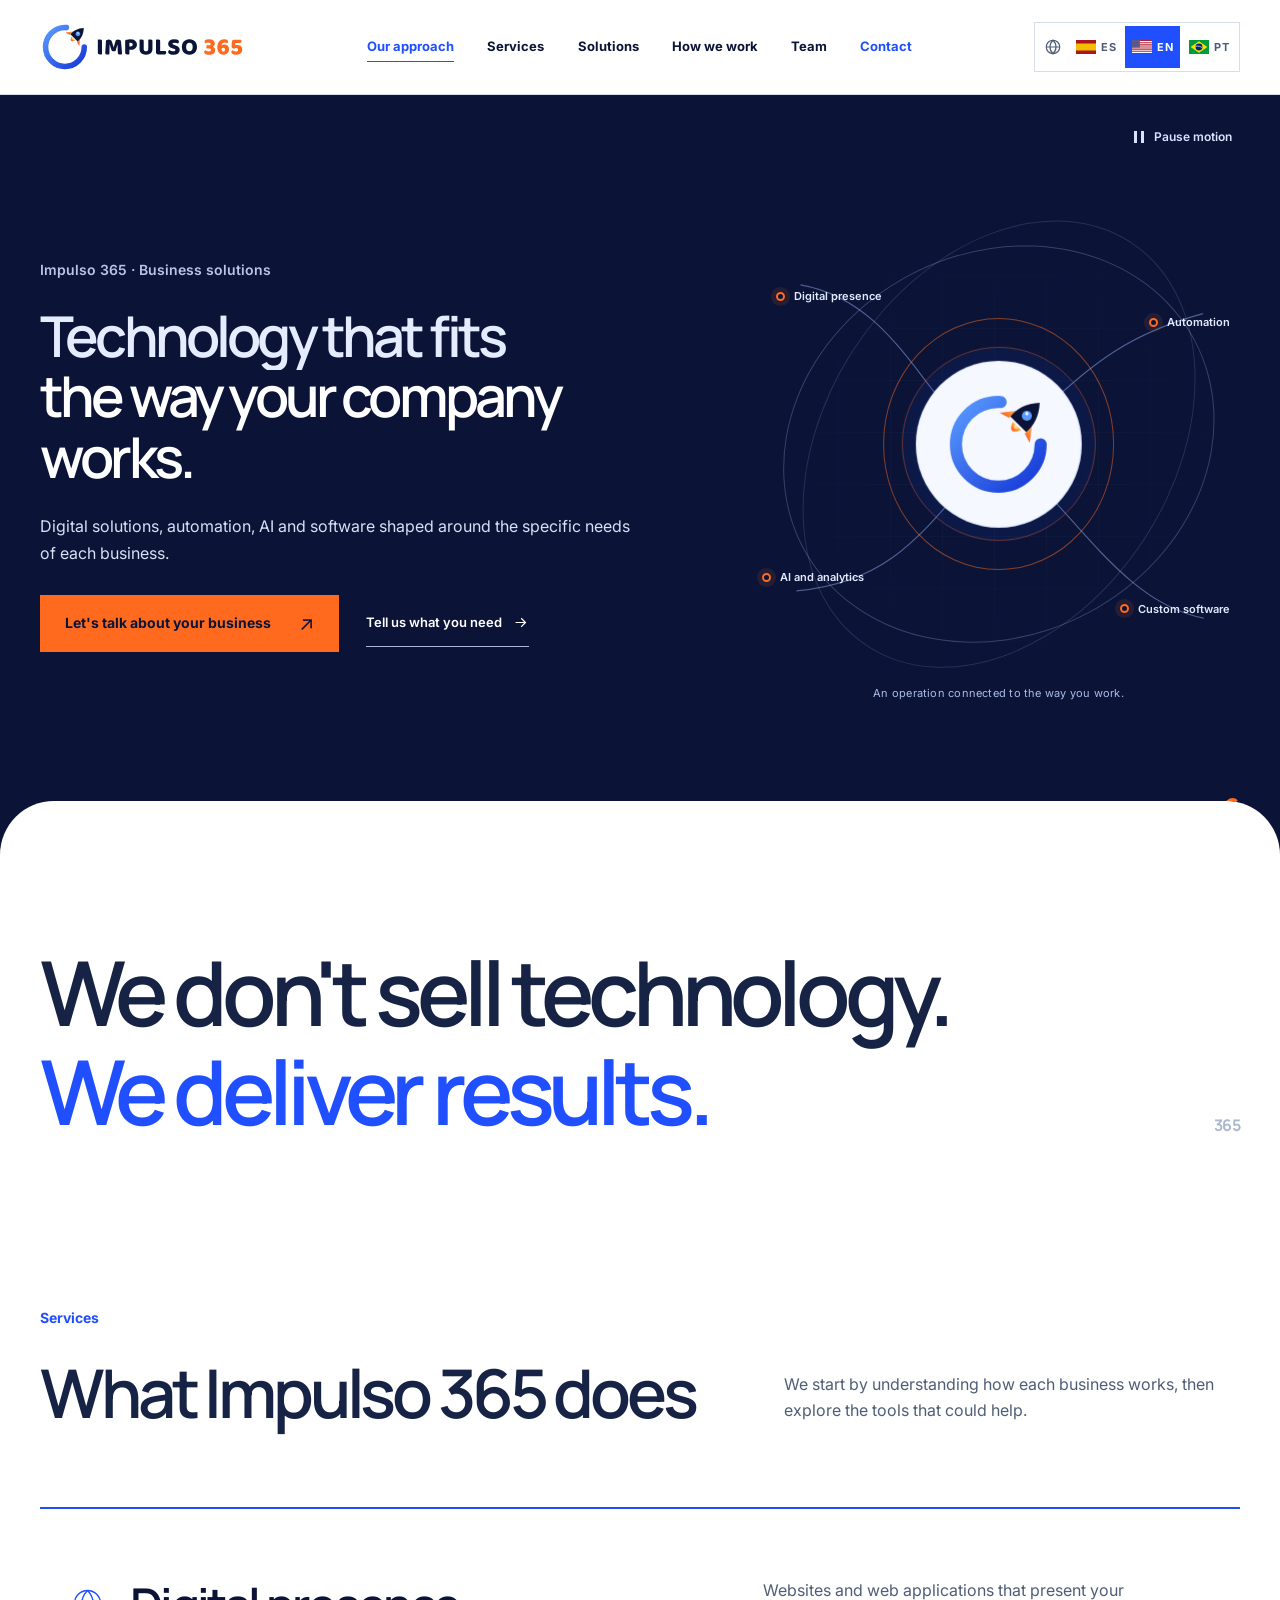
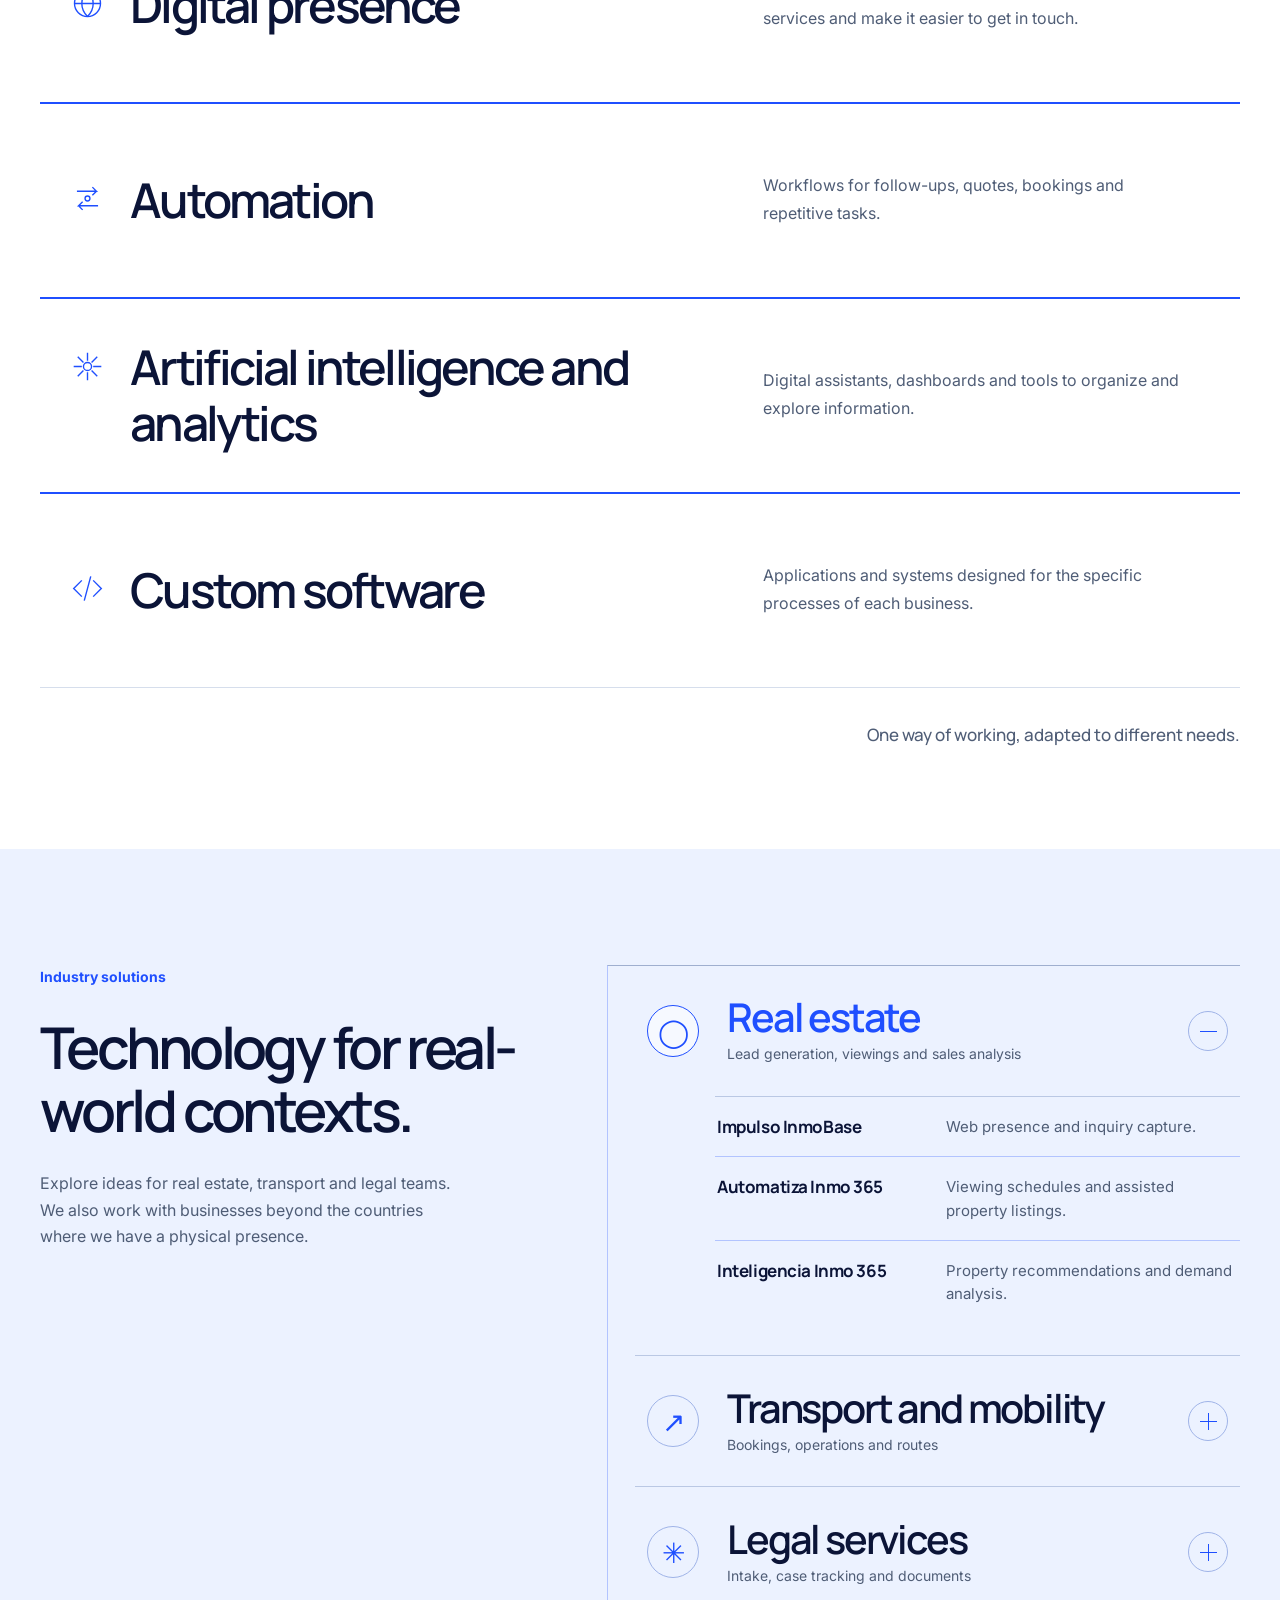
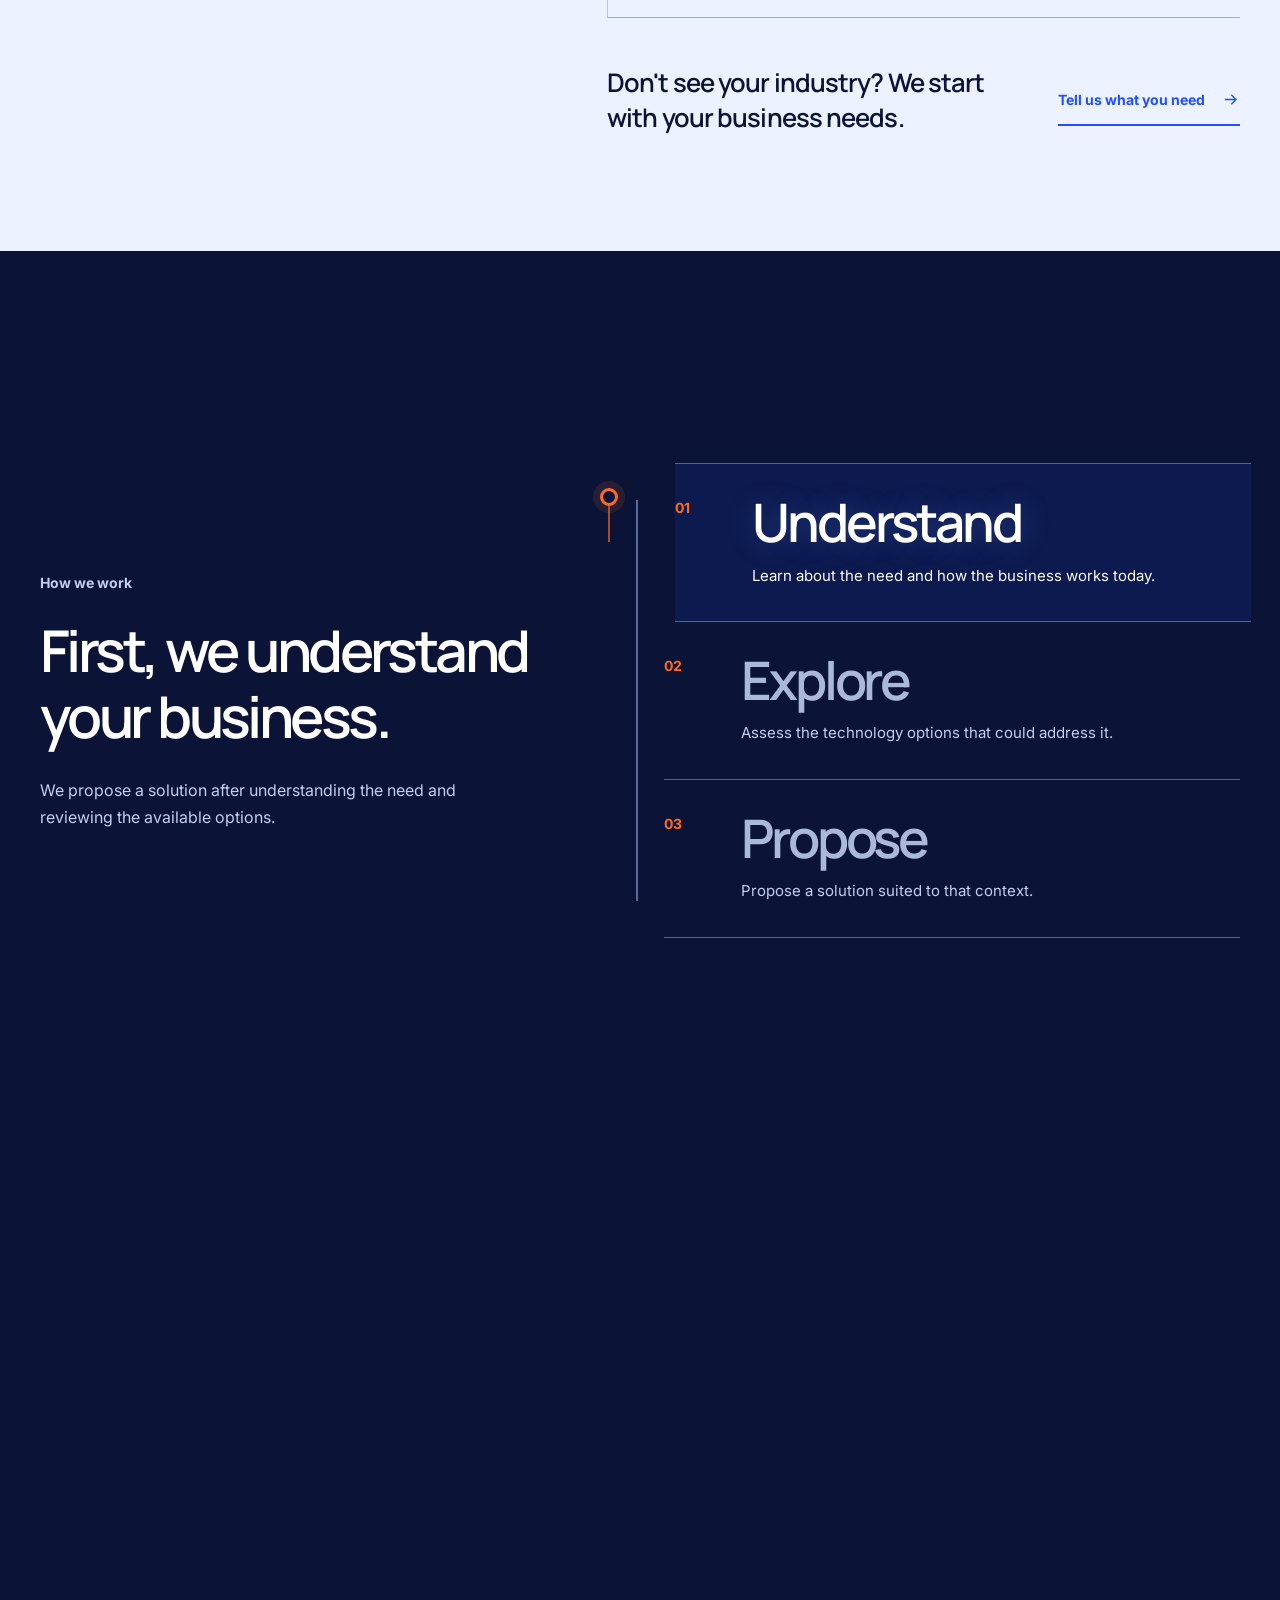
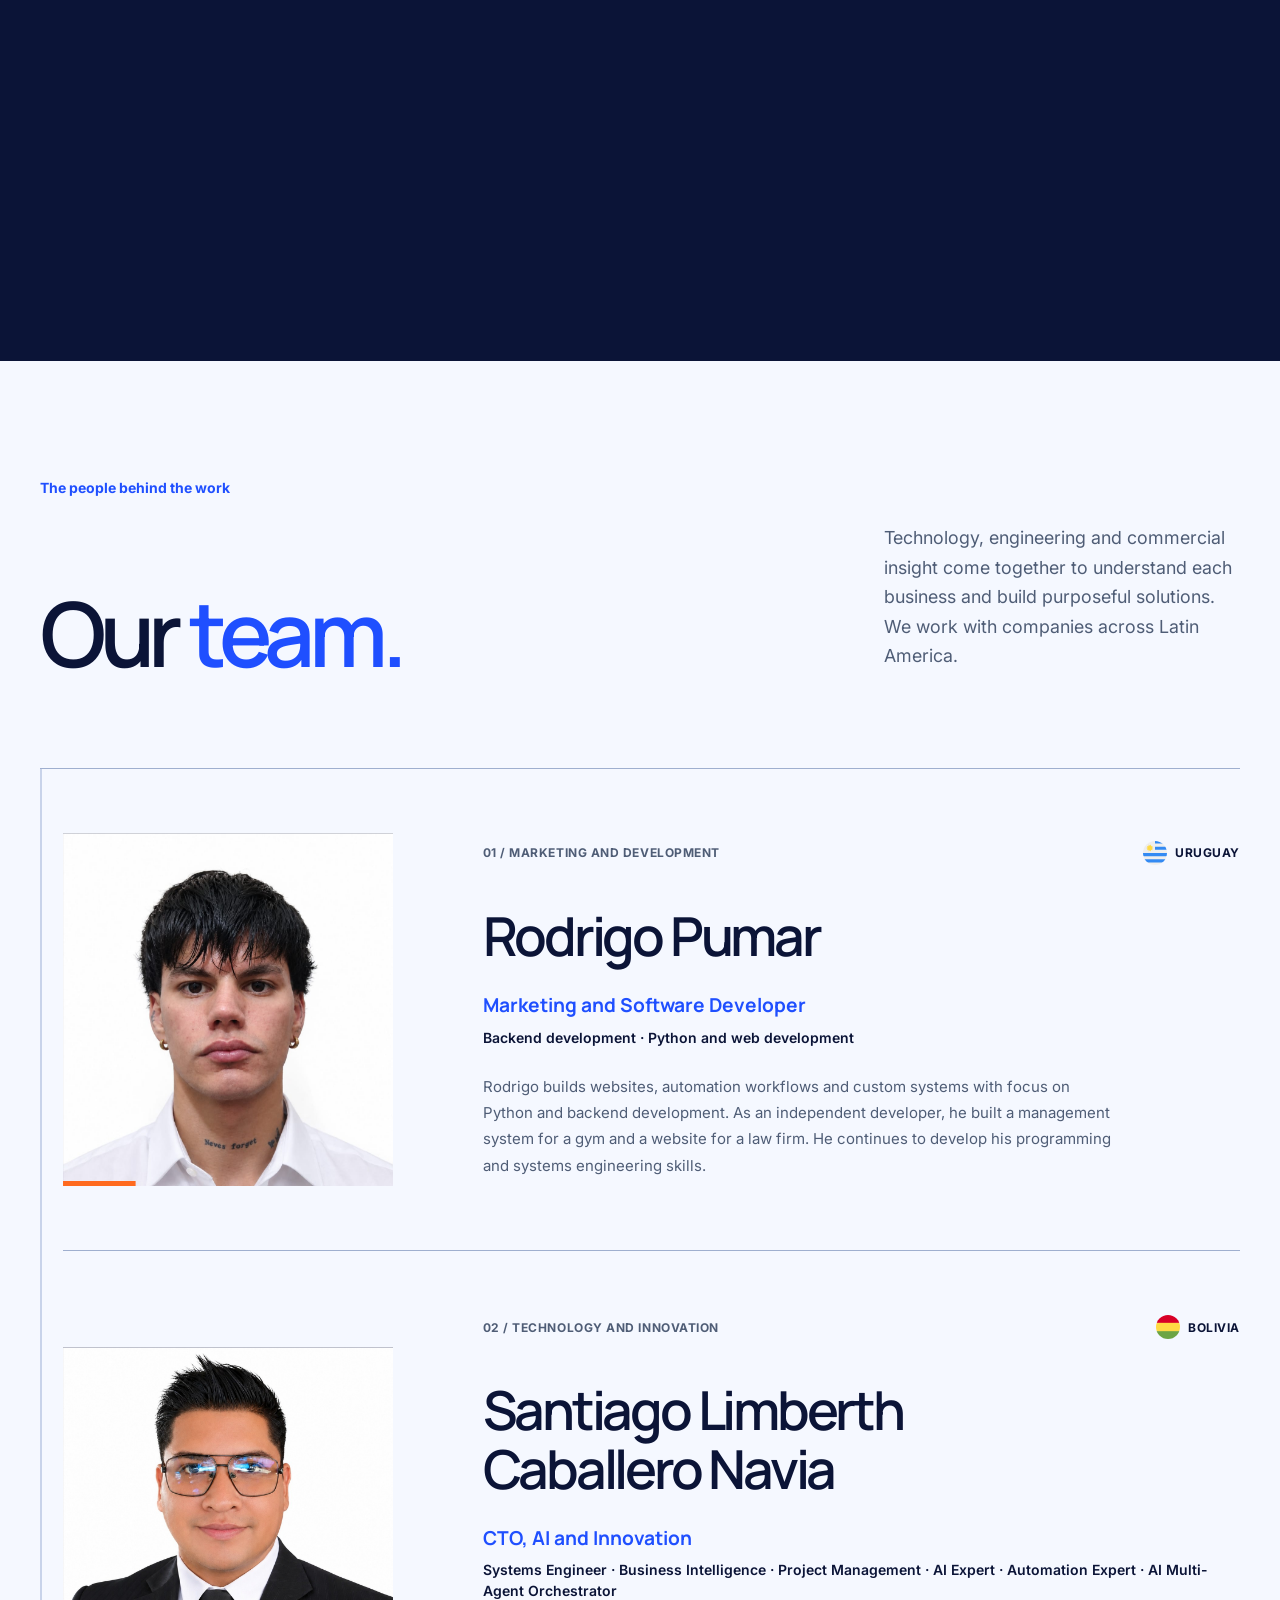
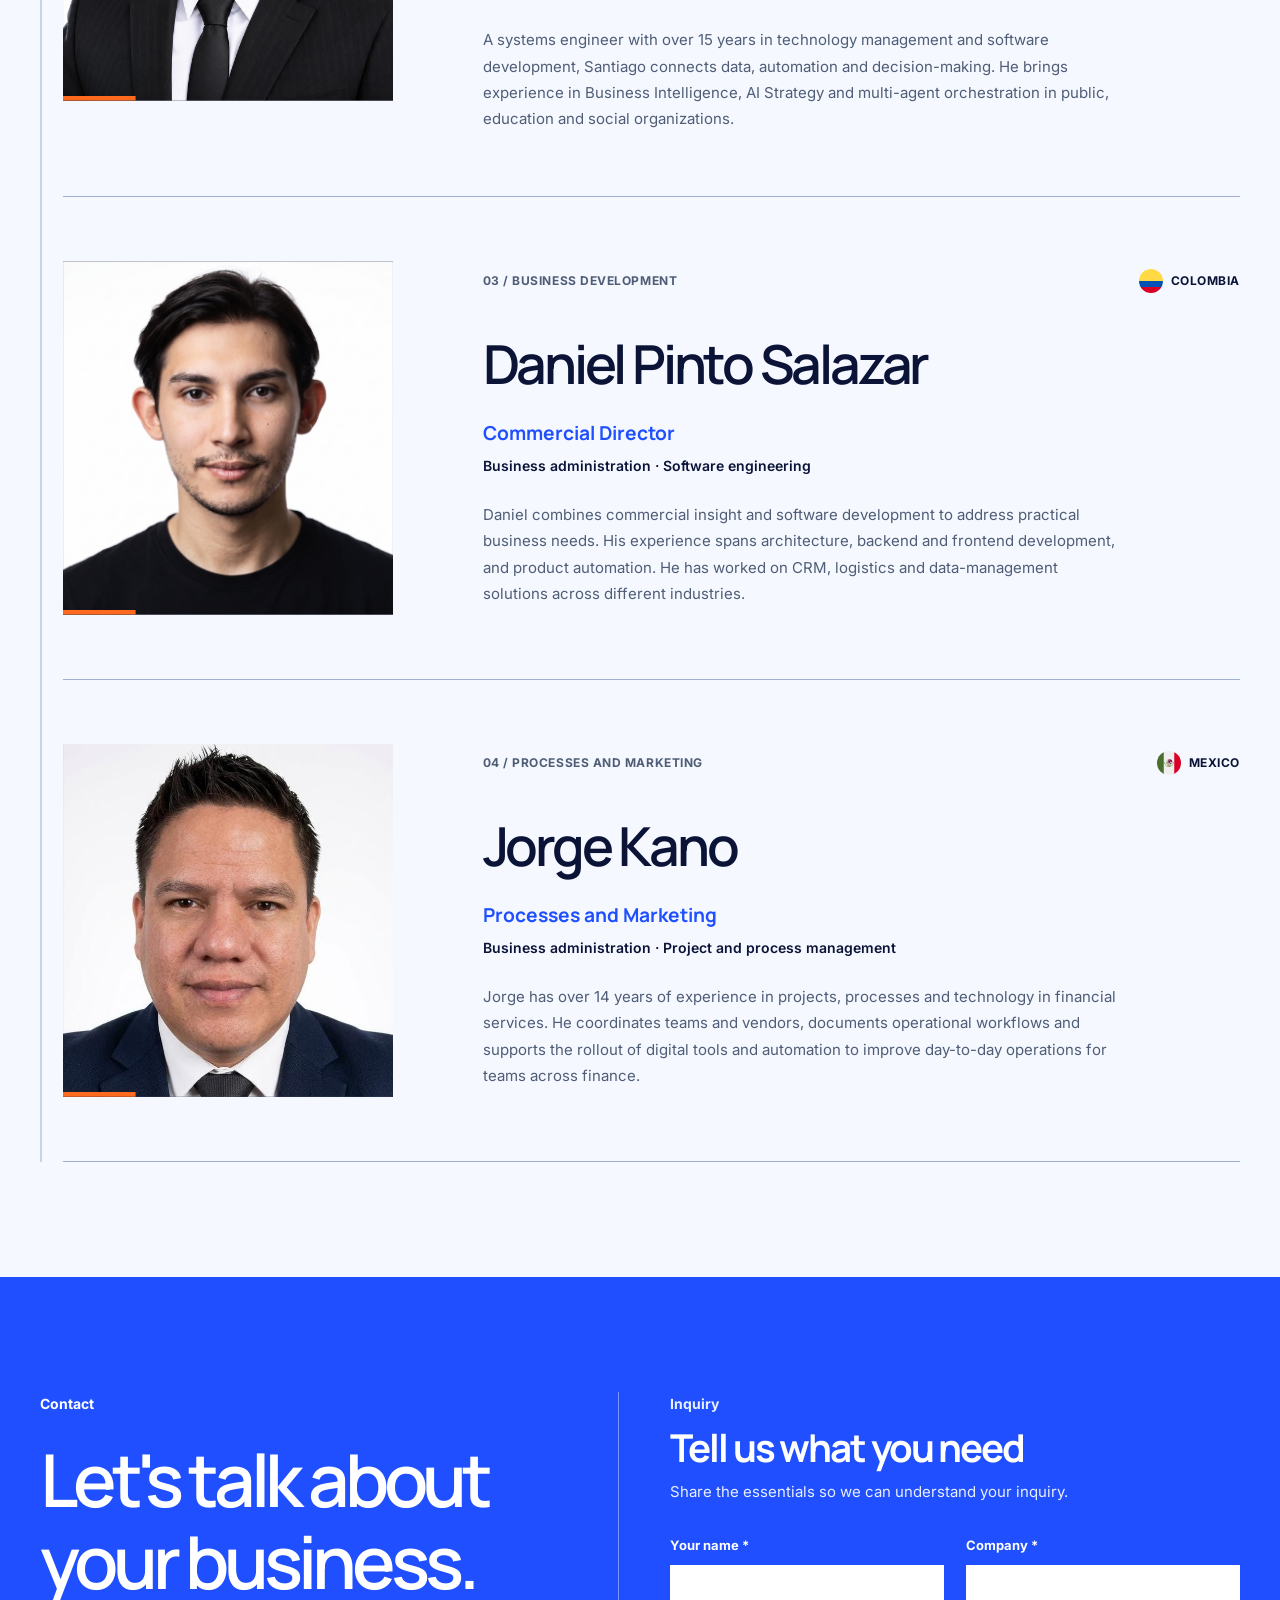
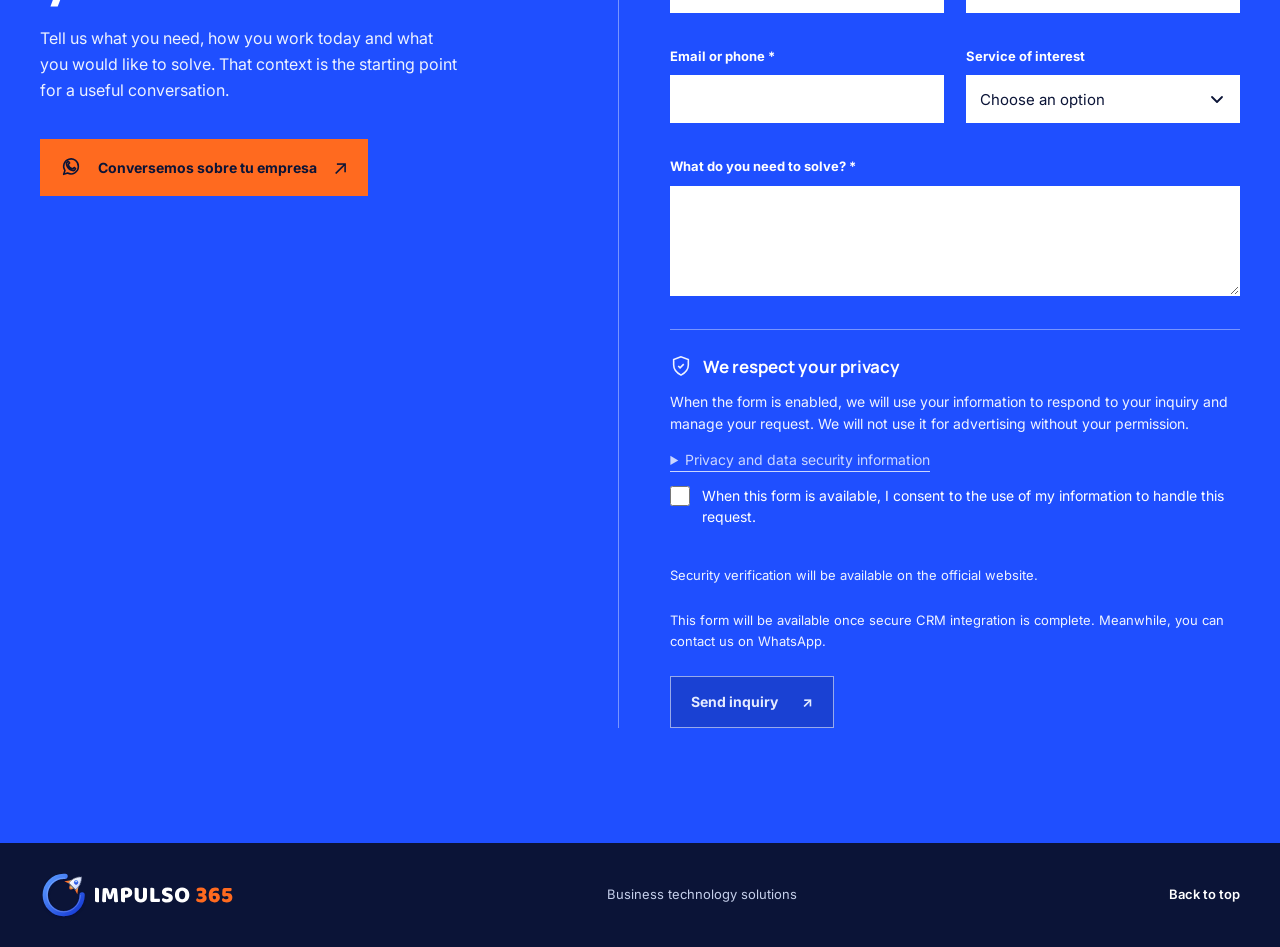
<file: index.html>
<!doctype html>
<html lang="es">
  <head>
    <meta charset="utf-8" />
    <meta name="viewport" content="width=device-width, initial-scale=1" />
    <meta name="theme-color" content="#0b1437" />
    <title>Impulso 365 — Solución empresarial corporativa</title>
    <meta name="description" content="Tecnología alineada con la forma de trabajar de tu empresa. Soluciones digitales, automatización, inteligencia artificial y software a medida." />
    <link rel="canonical" href="https://scaballeronavia.github.io/impulso-365-landing/" />
    <link rel="alternate" hreflang="es" href="https://scaballeronavia.github.io/impulso-365-landing/" />
    <link rel="alternate" hreflang="en" href="https://scaballeronavia.github.io/impulso-365-landing/en/" />
    <link rel="alternate" hreflang="pt-BR" href="https://scaballeronavia.github.io/impulso-365-landing/pt-br/" />
    <link rel="alternate" hreflang="x-default" href="https://scaballeronavia.github.io/impulso-365-landing/" />
    <meta property="og:type" content="website" />
    <meta property="og:site_name" content="Impulso 365" />
    <meta property="og:locale" content="es_LA" />
    <meta property="og:locale:alternate" content="en_US" />
    <meta property="og:locale:alternate" content="pt_BR" />
    <meta property="og:title" content="Impulso 365 — Solución empresarial corporativa" />
    <meta property="og:description" content="Tecnología alineada con la forma de trabajar de tu empresa. Soluciones digitales, automatización, inteligencia artificial y software a medida." />
    <meta property="og:image" content="https://scaballeronavia.github.io/impulso-365-landing/assets/social/impulso365-og-es.png" />
    <meta property="og:image:secure_url" content="https://scaballeronavia.github.io/impulso-365-landing/assets/social/impulso365-og-es.png" />
    <meta property="og:image:type" content="image/png" />
    <meta property="og:image:width" content="1200" />
    <meta property="og:image:height" content="630" />
    <meta property="og:image:alt" content="Tarjeta de Impulso 365: tecnología alineada con la forma de trabajar de tu empresa, presencia digital, automatización, IA y análisis, y software a medida." />
    <meta property="og:url" content="https://scaballeronavia.github.io/impulso-365-landing/" />
    <meta name="twitter:card" content="summary_large_image" />
    <meta name="twitter:title" content="Impulso 365 — Solución empresarial corporativa" />
    <meta name="twitter:description" content="Tecnología alineada con la forma de trabajar de tu empresa. Soluciones digitales, automatización, inteligencia artificial y software a medida." />
    <meta name="twitter:image" content="https://scaballeronavia.github.io/impulso-365-landing/assets/social/impulso365-og-es.png" />
    <meta name="twitter:image:alt" content="Tarjeta de Impulso 365: tecnología alineada con la forma de trabajar de tu empresa, presencia digital, automatización, IA y análisis, y software a medida." />
    <script src="./language-init.js"></script>
    <link rel="icon" type="image/svg+xml" href="./favicon.svg" />
    <link rel="icon" type="image/png" href="./favicon.png" />
    <link rel="apple-touch-icon" href="./apple-touch-icon.png" />
    <link rel="preconnect" href="https://fonts.googleapis.com" />
    <link rel="preconnect" href="https://fonts.gstatic.com" crossorigin />
    <link href="https://fonts.googleapis.com/css2?family=Inter:wght@400;500;600;700&family=Manrope:wght@400;500;600;700;800&display=swap" rel="stylesheet" />
    <link rel="stylesheet" href="./styles.css?v=20261115-form-align" />
    <script src="./main.js?v=20261116-turnstile" defer></script>
  </head>
  <body>
    <a class="skip-link" href="#contenido">Saltar al contenido</a>

    <header class="site-header" id="inicio">
      <div class="container header-inner">
        <a class="brand" href="#inicio" aria-label="Impulso 365, inicio">
          <img class="brand-logo" src="./assets/brand/impulso365-horizontal-claro.svg" alt="" width="445" height="108" />
        </a>
        <button class="menu-toggle" type="button" aria-controls="primary-nav" aria-expanded="false" aria-label="Abrir menú"><span></span><span></span><span></span></button>
        <nav class="primary-nav" id="primary-nav" aria-label="Navegación principal">
          <a href="#solucion">La solución</a>
          <a href="#servicios">Servicios</a>
          <a href="#sectores">Soluciones</a>
          <a href="#metodo">Método</a>
          <a href="#equipo">Equipo</a>
          <a class="nav-contact" href="#contacto">Contacto</a>
        </nav>
        <div class="language-switch" role="group" aria-label="Idioma del sitio">
          <svg class="language-globe" viewBox="0 0 24 24" fill="none" stroke="currentColor" stroke-width="1.6" aria-hidden="true"><circle cx="12" cy="12" r="9" /><path d="M3 12h18M12 3c2.7 2.5 4 5.5 4 9s-1.3 6.5-4 9c-2.7-2.5-4-5.5-4-9s1.3-6.5 4-9Z" /></svg>
          <a data-lang="es" href="./" lang="es" hreflang="es" aria-label="Español" aria-current="true"><img src="./assets/flags/es.svg" alt="" width="20" height="14" /><span>ES</span></a>
          <a data-lang="en" href="./en/" lang="en" hreflang="en" aria-label="English"><img src="./assets/flags/us.svg" alt="" width="20" height="14" /><span>EN</span></a>
          <a data-lang="pt-BR" href="./pt-br/" lang="pt-BR" hreflang="pt-BR" aria-label="Português (Brasil)"><img src="./assets/flags/br.svg" alt="" width="20" height="14" /><span>PT</span></a>
        </div>
      </div>
    </header>

    <main id="contenido" tabindex="-1">
      <section class="hero" id="solucion" aria-labelledby="hero-title">
        <div class="container hero-inner">
          <div class="hero-copy">
            <p class="hero-label">Impulso 365 · Solución empresarial</p>
            <h1 id="hero-title" aria-label="Tecnología alineada con la forma de trabajar de tu empresa."><span class="hero-title-line"><span>Tecnología alineada</span></span><span class="hero-title-line"><span>con la forma de trabajar</span></span><span class="hero-title-line"><span>de tu empresa.</span></span></h1>
            <p class="hero-description">Soluciones digitales, automatización, inteligencia artificial y software que responden a necesidades concretas de cada empresa.</p>
            <div class="hero-actions">
              <a class="primary-action" href="https://wa.me/59179391508" target="_blank" rel="noopener noreferrer" aria-label="Conversemos sobre tu empresa por WhatsApp (se abre en una pestaña nueva)">Conversemos sobre tu empresa <span aria-hidden="true">↗</span></a>
              <a class="secondary-action" href="#formulario">Cuéntanos qué necesitas <svg viewBox="0 0 24 24" fill="none" stroke="currentColor" stroke-width="1.7" aria-hidden="true"><path d="M5 12h14m-6-6 6 6-6 6" /></svg></a>
            </div>
          </div>
          <div class="hero-stage" role="img" aria-label="Impulso 365 conecta presencia digital, automatización, inteligencia artificial y análisis, y software a medida con la forma de trabajar de cada empresa.">
            <span class="hero-grid"></span>
            <span class="hero-orbit hero-orbit-one"></span><span class="hero-orbit hero-orbit-two"></span><span class="hero-orbit hero-orbit-three"></span>
            <svg class="hero-network" viewBox="0 0 600 600" preserveAspectRatio="none" fill="none" aria-hidden="true">
              <path d="M300 290 C214 265 185 126 54 105" />
              <path d="M300 290 C395 222 426 170 554 138" />
              <path d="M300 290 C210 380 176 444 49 455" />
              <path d="M300 290 C393 359 451 468 555 486" />
            </svg>
            <span class="hero-core"><img src="./assets/brand/impulso365-simbolo-claro.svg" alt="" width="108" height="108" /></span>
            <span class="hero-node hero-node-one"><i></i>Presencia digital</span>
            <span class="hero-node hero-node-two"><i></i>Automatización</span>
            <span class="hero-node hero-node-three"><i></i>IA y análisis</span>
            <span class="hero-node hero-node-four"><i></i>Software a medida</span>
            <span class="hero-stage-caption">Una operación conectada a tu forma de trabajar.</span>
          </div>
          <div class="hero-linework" aria-hidden="true"><span class="hero-linework-rule"></span><span class="hero-linework-mark"></span></div>
          <button class="motion-toggle" type="button" aria-pressed="false" aria-label="Pausar animaciones"><span class="motion-toggle-icon" aria-hidden="true"></span><span class="motion-toggle-text">Pausar movimiento</span></button>
        </div>
      </section>

      <section class="manifesto" aria-labelledby="manifesto-title">
        <div class="container manifesto-inner">
          <h2 id="manifesto-title">No vendemos tecnología.<br /><span>Vendemos resultados.</span></h2>
          <span class="manifesto-mark" aria-hidden="true">365</span>
        </div>
      </section>

      <section class="services section" id="servicios" aria-labelledby="services-title">
        <div class="container">
          <div class="services-intro">
            <p class="section-label">Servicios</p>
            <h2 id="services-title">Qué hace Impulso 365</h2>
            <p>Partimos de la forma en que trabaja cada empresa y exploramos qué herramientas pueden ayudar.</p>
          </div>
          <div class="services-list">
            <article class="service-row" data-motion="row"><div class="service-name"><svg class="service-icon" viewBox="0 0 48 48" fill="none" stroke="currentColor" stroke-width="1.7" aria-hidden="true"><circle cx="24" cy="24" r="16" /><path d="M8 24h32M24 8c5 5 7 10 7 16s-2 11-7 16M24 8c-5 5-7 10-7 16s2 11 7 16" /></svg><h3>Presencia digital</h3></div><p>Páginas y aplicaciones web para presentar servicios y facilitar el contacto.</p></article>
            <article class="service-row" data-motion="row"><div class="service-name"><svg class="service-icon" viewBox="0 0 48 48" fill="none" stroke="currentColor" stroke-width="1.7" aria-hidden="true"><path d="M11 15h24l-5-5m5 5-5 5M37 33H13l5-5m-5 5 5 5" /><circle cx="24" cy="24" r="3" /></svg><h3>Automatización</h3></div><p>Procesos de seguimiento, cotizaciones, reservaciones y tareas repetitivas.</p></article>
            <article class="service-row" data-motion="row"><div class="service-name"><svg class="service-icon" viewBox="0 0 48 48" fill="none" stroke="currentColor" stroke-width="1.7" aria-hidden="true"><path d="M24 7v10m0 14v10M7 24h10m14 0h10M12 12l7 7m10 10 7 7m0-24-7 7M19 29l-7 7" /><circle cx="24" cy="24" r="5" /></svg><h3>Inteligencia artificial y análisis</h3></div><p>Asistentes digitales, tableros y herramientas para organizar y consultar información.</p></article>
            <article class="service-row" data-motion="row"><div class="service-name"><svg class="service-icon" viewBox="0 0 48 48" fill="none" stroke="currentColor" stroke-width="1.7" aria-hidden="true"><path d="m17 14-10 10 10 10m14-20 10 10-10 10m-3-25-8 30" /></svg><h3>Software a medida</h3></div><p>Aplicaciones y sistemas pensados para procesos específicos de cada empresa.</p></article>
          </div>
          <p class="services-bridge">Una misma forma de trabajar, aplicada a necesidades distintas.</p>
        </div>
      </section>

      <section class="sectors section" id="sectores" aria-labelledby="sectors-title">
        <div class="container">
          <div class="sectors-intro">
            <p class="section-label">Soluciones por sector</p>
            <h2 id="sectors-title"><span class="sector-title-ink">Tecnología para contextos concretos.</span></h2>
            <p>Explora propuestas para inmobiliarias, transporte y equipos legales. También atendemos empresas fuera de los países donde tenemos presencia física.</p>
          </div>
          <div class="sector-list" id="sector-list">
            <details class="sector-item" open>
              <summary><span class="sector-title"><span class="sector-symbol" aria-hidden="true">◯</span><span><strong>Inmobiliario</strong><small>Captación, visitas y análisis comercial</small></span></span><span class="sector-toggle" aria-hidden="true"></span></summary>
              <ul class="sector-offerings" role="list"><li><strong>Impulso InmoBase</strong><span>Presencia web y captación de consultas.</span></li><li><strong>Automatiza Inmo 365</strong><span>Agendamiento de visitas y fichas asistidas.</span></li><li><strong>Inteligencia Inmo 365</strong><span>Recomendación de propiedades y análisis de demanda.</span></li></ul>
            </details>
            <details class="sector-item">
              <summary><span class="sector-title"><span class="sector-symbol" aria-hidden="true">↗</span><span><strong>Transporte y movilidad</strong><small>Reservas, operación y rutas</small></span></span><span class="sector-toggle" aria-hidden="true"></span></summary>
              <ul class="sector-offerings" role="list"><li><strong>Impulso RutaBase</strong><span>Reservas, cotizaciones y alertas de itinerario.</span></li><li><strong>Automatiza Booking 365</strong><span>Seguimiento de trayectos y apoyo al despacho.</span></li><li><strong>Inteligencia Logística 365</strong><span>Rutas, flota y análisis operativo.</span></li></ul>
            </details>
            <details class="sector-item">
              <summary><span class="sector-title"><span class="sector-symbol" aria-hidden="true">✳</span><span><strong>Legal y jurídico</strong><small>Recepción, seguimiento y documentación</small></span></span><span class="sector-toggle" aria-hidden="true"></span></summary>
              <ul class="sector-offerings" role="list"><li><strong>Impulso LexBase</strong><span>Presencia web, recepción y agenda de consultas.</span></li><li><strong>Automatiza Jurídico 365</strong><span>Seguimiento de expedientes y borradores asistidos.</span></li><li><strong>Inteligencia Legal 365</strong><span>Consulta de conocimiento, revisión y clasificación documental.</span></li></ul>
            </details>
          </div>
          <div class="services-followup"><p>¿Tu sector no aparece aquí? Partimos de la necesidad de cada empresa.</p><a href="#formulario">Cuéntanos qué necesitas <svg viewBox="0 0 24 24" fill="none" stroke="currentColor" stroke-width="1.7" aria-hidden="true"><path d="M5 12h14m-6-6 6 6-6 6" /></svg></a></div>
        </div>
      </section>

      <section class="method" id="metodo" aria-labelledby="method-title">
        <div class="method-stage container">
          <div class="method-copy">
            <p class="section-label">Cómo trabajamos</p>
            <h2 id="method-title">Primero entendemos el negocio.</h2>
            <p>La propuesta llega después de conocer la necesidad y revisar las opciones disponibles.</p>
          </div>
          <div class="method-sequence">
            <span class="method-line" aria-hidden="true"><span></span></span>
            <span class="method-marker" aria-hidden="true"></span>
            <ol class="method-steps" role="list">
              <li><span class="step-index" aria-hidden="true">01</span><div><h3>Entender</h3><p>Conocer la necesidad y la forma actual de trabajar.</p></div></li>
              <li><span class="step-index" aria-hidden="true">02</span><div><h3>Explorar</h3><p>Revisar las opciones tecnológicas que pueden responder a ella.</p></div></li>
              <li><span class="step-index" aria-hidden="true">03</span><div><h3>Proponer</h3><p>Plantear una solución adecuada a ese contexto.</p></div></li>
            </ol>
          </div>
        </div>
      </section>

      <section class="team section" id="equipo" aria-labelledby="team-title">
        <div class="container">
          <div class="team-intro">
            <p class="section-label">Las personas detrás de la solución</p>
            <h2 id="team-title">Nuestro <span>equipo.</span></h2>
            <p>Tecnología, desarrollo y visión comercial conectados para entender cada negocio y construir soluciones con propósito. Trabajamos con empresas de Latinoamérica.</p>
          </div>
          <div class="team-list">
            <article class="team-member">
              <div class="team-portrait"><img src="./assets/team/rodrigo-pumar.jpg?v=20261112-rodrigo1" alt="Retrato de Rodrigo Pumar" width="1086" height="1448" loading="lazy" decoding="async" data-fallback-name="Rodrigo Pumar" /></div>
              <div class="team-profile">
                <div class="team-meta"><span>01 / Marketing y desarrollo</span><span class="team-country"><img src="./assets/flags/uy.svg" alt="" width="28" height="28" loading="lazy" />Uruguay</span></div>
                <h3>Rodrigo Pumar</h3>
                <p class="team-role">Marketing y Desarrollador</p>
                <p class="team-specialty">Programación backend · Python y desarrollo web</p>
                <p class="team-bio">Desarrolla sitios web, automatizaciones y sistemas a medida con enfoque en Python y backend. Trabaja como desarrollador autónomo y ha creado soluciones de gestión para un gimnasio y una web para un estudio jurídico. Continúa su formación en programación e ingeniería de sistemas.</p>
              </div>
            </article>
            <article class="team-member">
              <div class="team-portrait"><img src="./assets/team/santiago-caballero.jpg?v=20261112-santiago1" alt="Retrato de Santiago Limberth Caballero Navia" width="1278" height="1230" loading="lazy" decoding="async" data-fallback-name="Santiago Limberth Caballero Navia" /></div>
              <div class="team-profile">
                <div class="team-meta"><span>02 / Tecnología e innovación</span><span class="team-country"><img src="./assets/flags/bo.svg" alt="" width="28" height="28" loading="lazy" />Bolivia</span></div>
                <h3>Santiago Limberth Caballero Navia</h3>
                <p class="team-role">CTO de IA e Innovación</p>
                <p class="team-specialty">Ingeniero de Sistemas · Business Intelligence · Project Management · AI Expert · Automation Expert · AI Multi-Agent Orchestrator</p>
                <p class="team-bio">Ingeniero de Sistemas con más de 15 años en gestión tecnológica y desarrollo de sistemas. Combina Business Intelligence, AI Strategy y Multi-Agent Orchestration para conectar datos, automatización y mejores decisiones. Trabajó para organizaciones públicas, educativas y sociales.</p>
              </div>
            </article>
            <article class="team-member">
              <div class="team-portrait"><img src="./assets/team/daniel-pinto.jpg" alt="Retrato de Daniel Pinto Salazar" width="675" height="900" loading="lazy" decoding="async" data-fallback-name="Daniel Pinto Salazar" /></div>
              <div class="team-profile">
                <div class="team-meta"><span>03 / Desarrollo comercial</span><span class="team-country"><img src="./assets/flags/co.svg" alt="" width="28" height="28" loading="lazy" />Colombia</span></div>
                <h3>Daniel Pinto Salazar</h3>
                <p class="team-role">Director Comercial</p>
                <p class="team-specialty">Administración de empresas · Ingeniería de software</p>
                <p class="team-bio">Combina visión comercial y desarrollo de software para abordar necesidades empresariales reales. Ha trabajado en arquitectura, backend, frontend y automatización de productos digitales. Su trayectoria incluye soluciones de CRM, logística y gestión de datos en distintos sectores.</p>
              </div>
            </article>
            <article class="team-member">
              <div class="team-portrait"><img src="./assets/team/jorge-kano.jpg?v=20261112-jorge2" alt="Retrato de Jorge Kano" width="655" height="873" loading="lazy" decoding="async" data-fallback-name="Jorge Kano" /></div>
              <div class="team-profile">
                <div class="team-meta"><span>04 / Procesos y marketing</span><span class="team-country"><img src="./assets/flags/mx.svg" alt="" width="28" height="28" loading="lazy" />México</span></div>
                <h3>Jorge Kano</h3>
                <p class="team-role">Procesos y Marketing</p>
                <p class="team-specialty">Administración de Empresas · Gestión de proyectos y procesos</p>
                <p class="team-bio">Profesional de administración de empresas con más de 14 años en proyectos, procesos y tecnologías del sector financiero. Coordina equipos y proveedores, documenta flujos operativos y acompaña la implementación de herramientas digitales y automatización para mejorar la operación.</p>
              </div>
            </article>
          </div>
        </div>
      </section>

      <section class="contact section" id="contacto" aria-labelledby="contact-title">
        <div class="container contact-inner">
          <div class="contact-copy">
            <p class="section-label">Contacto</p>
            <h2 id="contact-title">Hablemos de tu empresa.</h2>
            <p>Cuéntanos qué necesitas, cómo trabajas hoy y qué te gustaría resolver. Ese contexto es el punto de partida de una conversación útil.</p>
            <a class="contact-action" href="https://wa.me/59179391508" target="_blank" rel="noopener noreferrer" aria-label="Conversemos sobre tu empresa por WhatsApp (se abre en una pestaña nueva)"><svg viewBox="0 0 24 24" fill="none" stroke="currentColor" stroke-width="1.7" stroke-linecap="round" stroke-linejoin="round" aria-hidden="true"><path d="M20 11.5a8 8 0 0 1-11.7 7.1L4 20l1.4-4.3A8 8 0 1 1 20 11.5Z" /><path d="M9 9c.5 3 2 4.5 5 5l1.5-1.5 1.5 1.2c-.6 2-2 2.5-3.3 2.2-3.5-.8-5.8-3.1-6.6-6.6C6.8 8 7.3 6.6 9.3 6l1.2 1.5L9 9Z" /></svg>Conversemos sobre tu empresa <span aria-hidden="true">↗</span></a>
          </div>
          <div class="contact-form-wrap" id="formulario">
            <div class="form-heading"><p class="section-label">Solicitud</p><h3>Cuéntanos qué necesitas</h3><p>Completa los datos esenciales para preparar tu consulta.</p></div>
            <form class="inquiry-form" aria-describedby="form-status" data-turnstile-site-key="0x4AAAAAAGCgT2oCuMBzQ0Ug">
              <div class="form-pair"><div class="form-field"><label for="inquiry-name">Tu nombre <span aria-hidden="true">*</span></label><input id="inquiry-name" name="nombre" type="text" autocomplete="name" maxlength="80" aria-describedby="inquiry-name-error" required /><span class="field-error" id="inquiry-name-error" aria-live="polite"> </span></div><div class="form-field"><label for="inquiry-company">Empresa <span aria-hidden="true">*</span></label><input id="inquiry-company" name="empresa" type="text" autocomplete="organization" maxlength="100" aria-describedby="inquiry-company-error" required /><span class="field-error" id="inquiry-company-error" aria-live="polite"> </span></div></div>
              <div class="form-pair"><div class="form-field"><label for="inquiry-contact">Correo o teléfono <span aria-hidden="true">*</span></label><input id="inquiry-contact" name="contacto" type="text" autocomplete="off" maxlength="120" aria-describedby="inquiry-contact-error" required /><span class="field-error" id="inquiry-contact-error" aria-live="polite"> </span></div><div class="form-field"><label for="inquiry-service">Servicio de interés</label><select id="inquiry-service" name="servicio"><option value="">Selecciona una opción</option><option value="presencia-digital">Presencia digital</option><option value="automatizacion">Automatización</option><option value="ia-analisis">Inteligencia artificial y análisis</option><option value="software-medida">Software a medida</option><option value="solucion-sector">Solución por sector</option><option value="indefinido">Aún no lo sé</option></select></div></div>
              <div class="form-field"><label for="inquiry-message">¿Qué necesitas resolver? <span aria-hidden="true">*</span></label><textarea id="inquiry-message" name="mensaje" rows="4" maxlength="1200" aria-describedby="inquiry-message-error" required></textarea><span class="field-error" id="inquiry-message-error" aria-live="polite"> </span></div>
              <div class="form-privacy"><div class="form-privacy-heading"><svg viewBox="0 0 24 24" fill="none" stroke="currentColor" stroke-width="1.7" aria-hidden="true"><path d="M12 2 4 5v6c0 5 3.4 8.6 8 11 4.6-2.4 8-6 8-11V5l-8-3Z"/><path d="m9 12 2 2 4-4"/></svg><h4>Respetamos tu privacidad</h4></div><p>Cuando el formulario esté habilitado, utilizaremos tus datos para responder tu consulta y gestionar tu solicitud. No los utilizaremos para publicidad sin tu autorización.</p><details class="privacy-details"><summary class="privacy-link">Información sobre privacidad y seguridad</summary><p>El formulario aún no recibe ni almacena solicitudes. Antes de habilitarlo, publicaremos la política completa con los detalles sobre el uso y la protección de los datos. Mientras tanto, puedes contactarnos por WhatsApp.</p></details><label class="privacy-consent" for="inquiry-consent"><input id="inquiry-consent" name="consentimientoAceptado" type="checkbox" aria-describedby="inquiry-consent-error" required /><span>Cuando el formulario esté disponible, autorizo el uso de mis datos para atender esta solicitud.</span></label><span class="field-error" id="inquiry-consent-error" aria-live="polite"> </span></div>
              <div class="form-honeypot" aria-hidden="true"><label for="inquiry-website">Sitio web</label><input id="inquiry-website" name="website" type="text" tabindex="-1" autocomplete="off" /></div>
              <div class="turnstile-container" aria-hidden="true"></div><p class="turnstile-status" role="status">La verificación de seguridad se activará antes de habilitar el formulario.</p>
              <p class="form-status" id="form-status" role="status">El formulario estará disponible cuando finalicemos la integración segura con nuestro CRM. Mientras tanto, puedes escribirnos por WhatsApp.</p>
              <button type="submit" disabled>Enviar solicitud <span aria-hidden="true">↗</span></button>
            </form>
          </div>
        </div>
      </section>
    </main>

    <footer class="site-footer"><div class="container footer-inner"><img class="footer-logo" src="./assets/brand/impulso365-horizontal-oscuro.svg" alt="Impulso 365" width="445" height="108" /><span>Solución empresarial corporativa</span><a href="#inicio">Volver arriba</a></div></footer>
  </body>
</html>
</file>
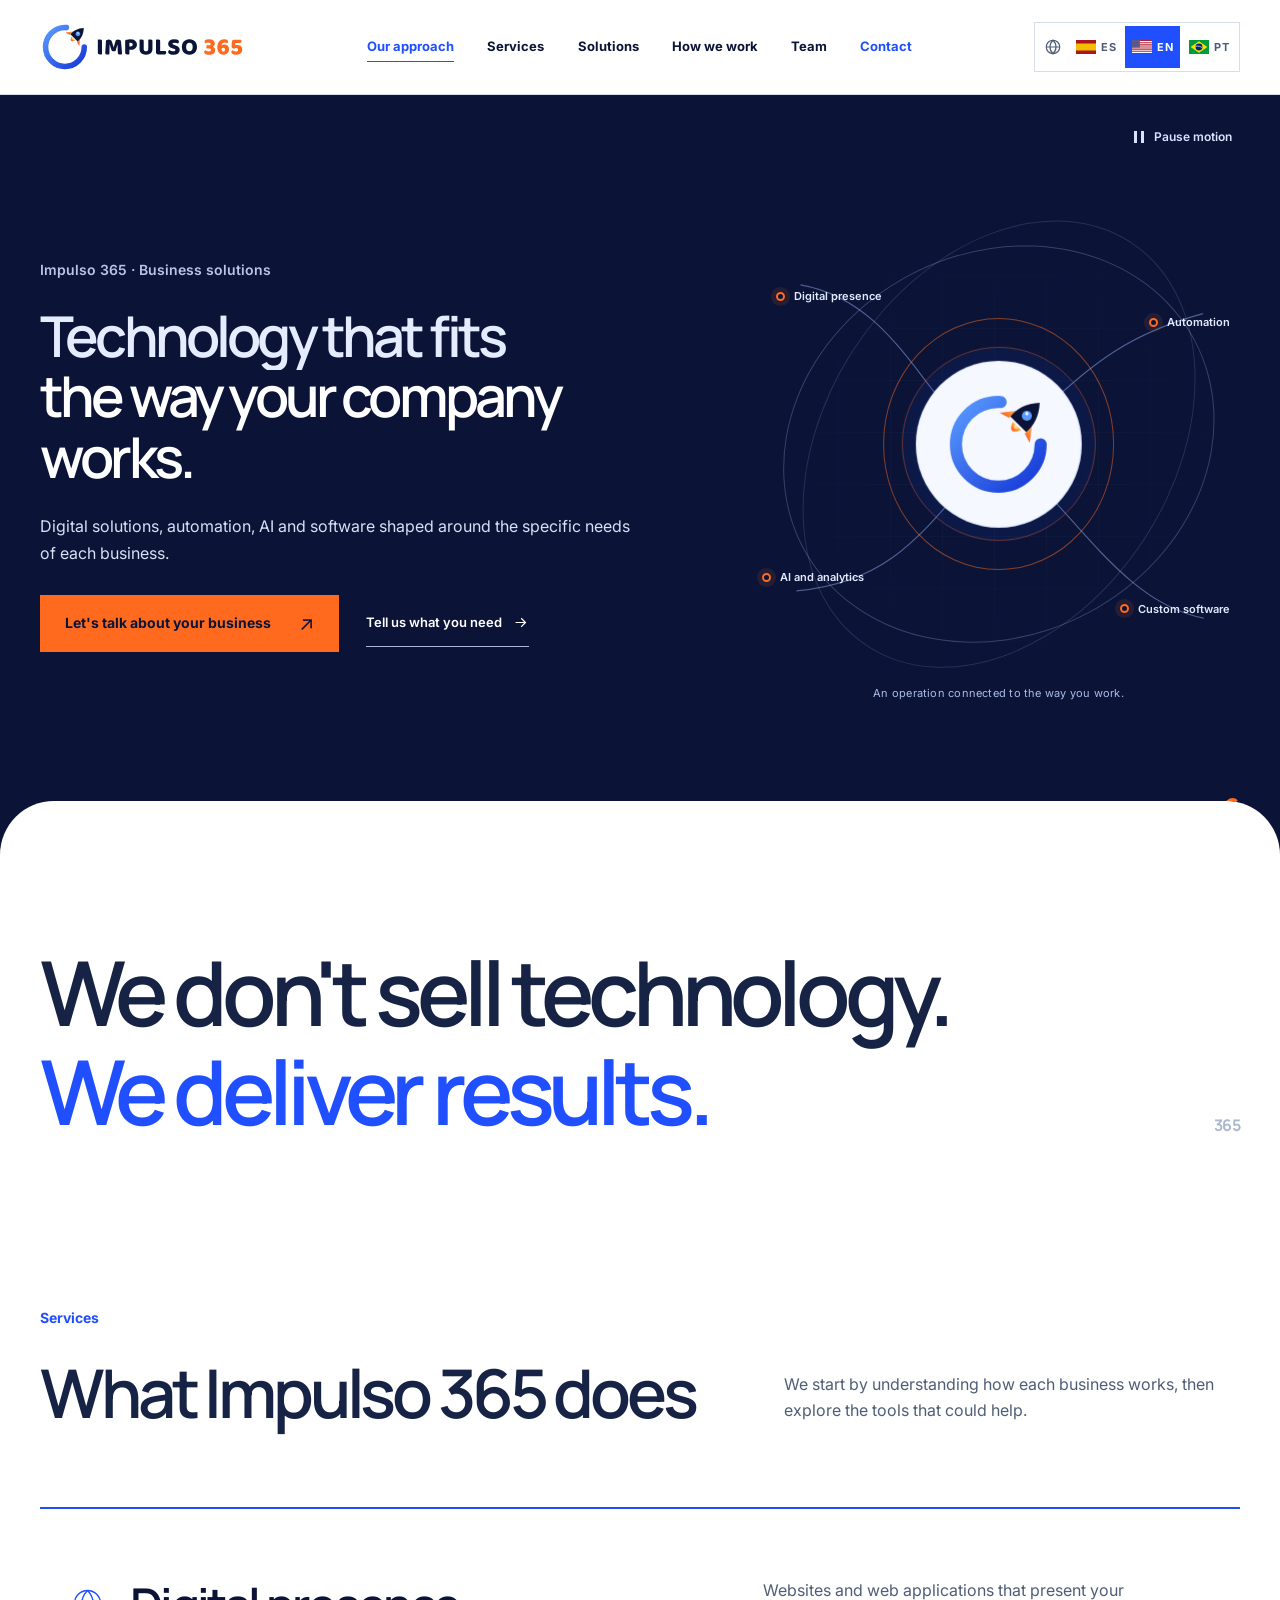
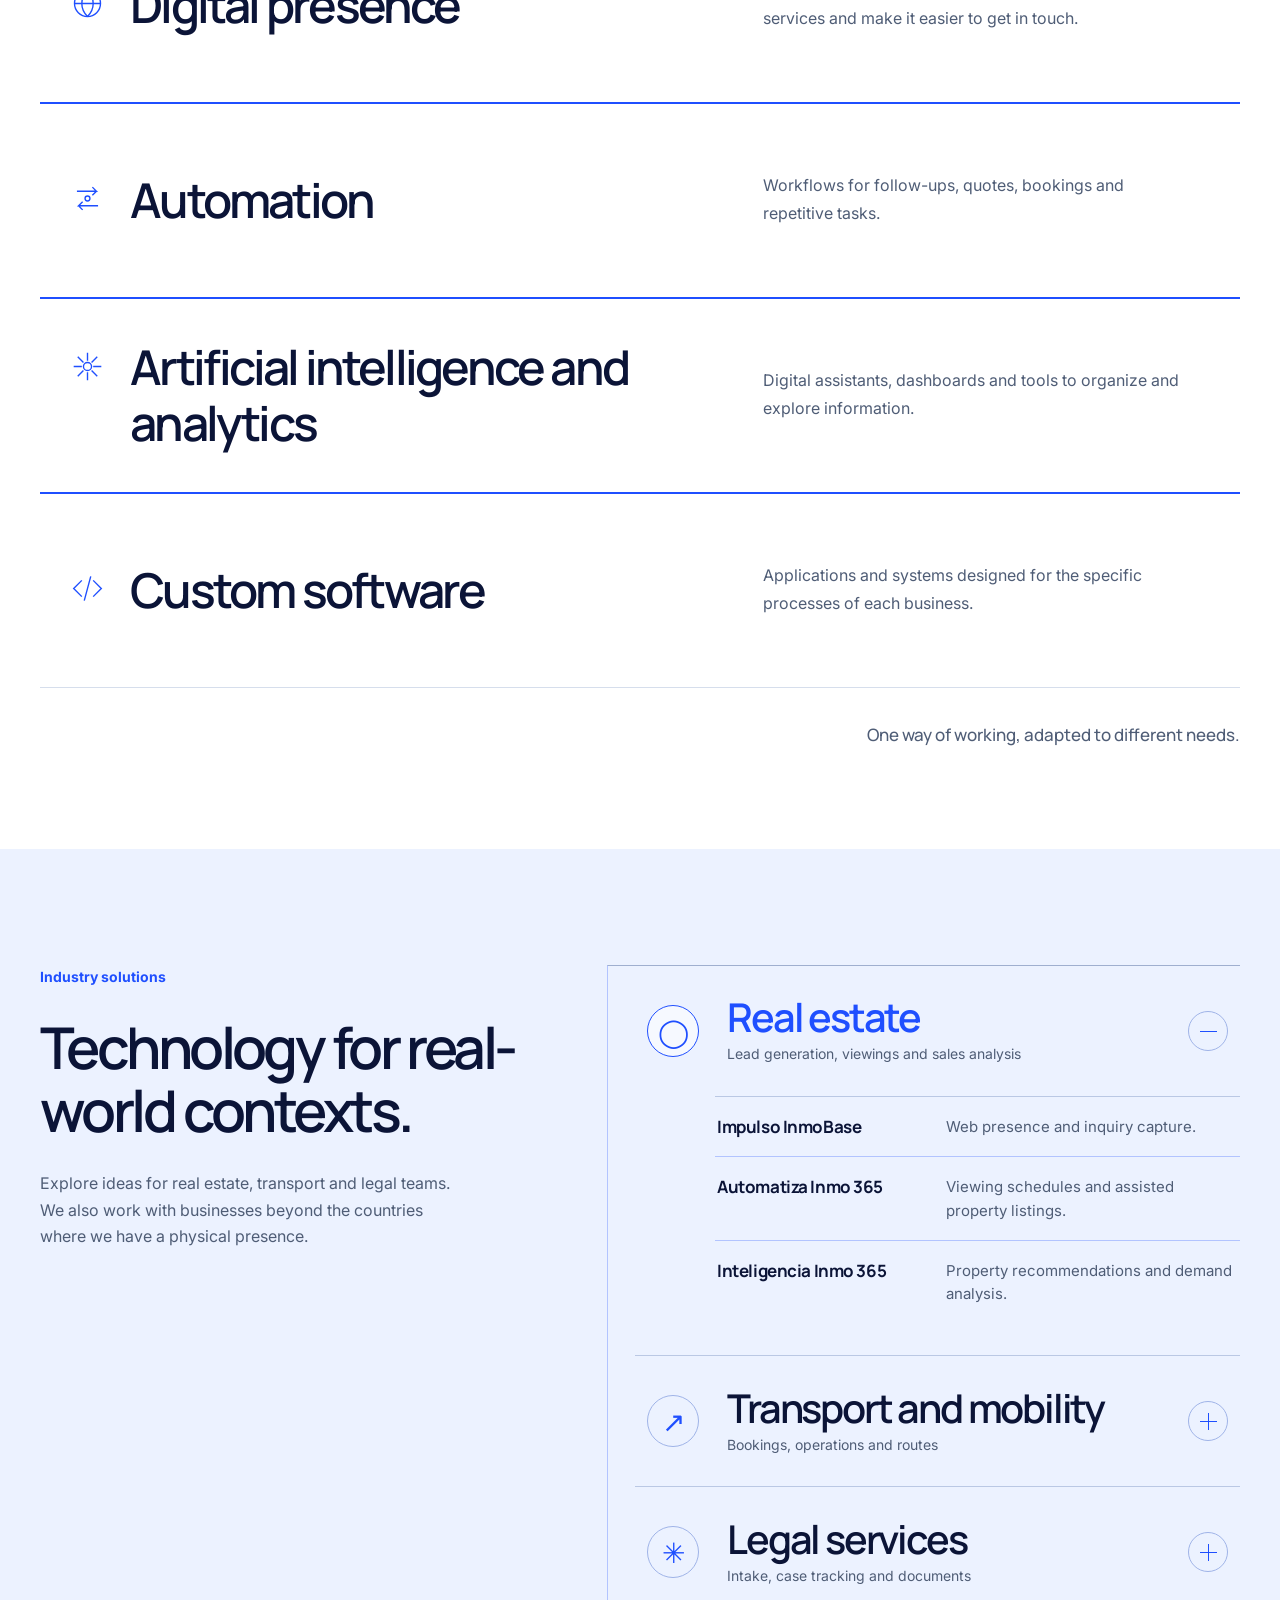
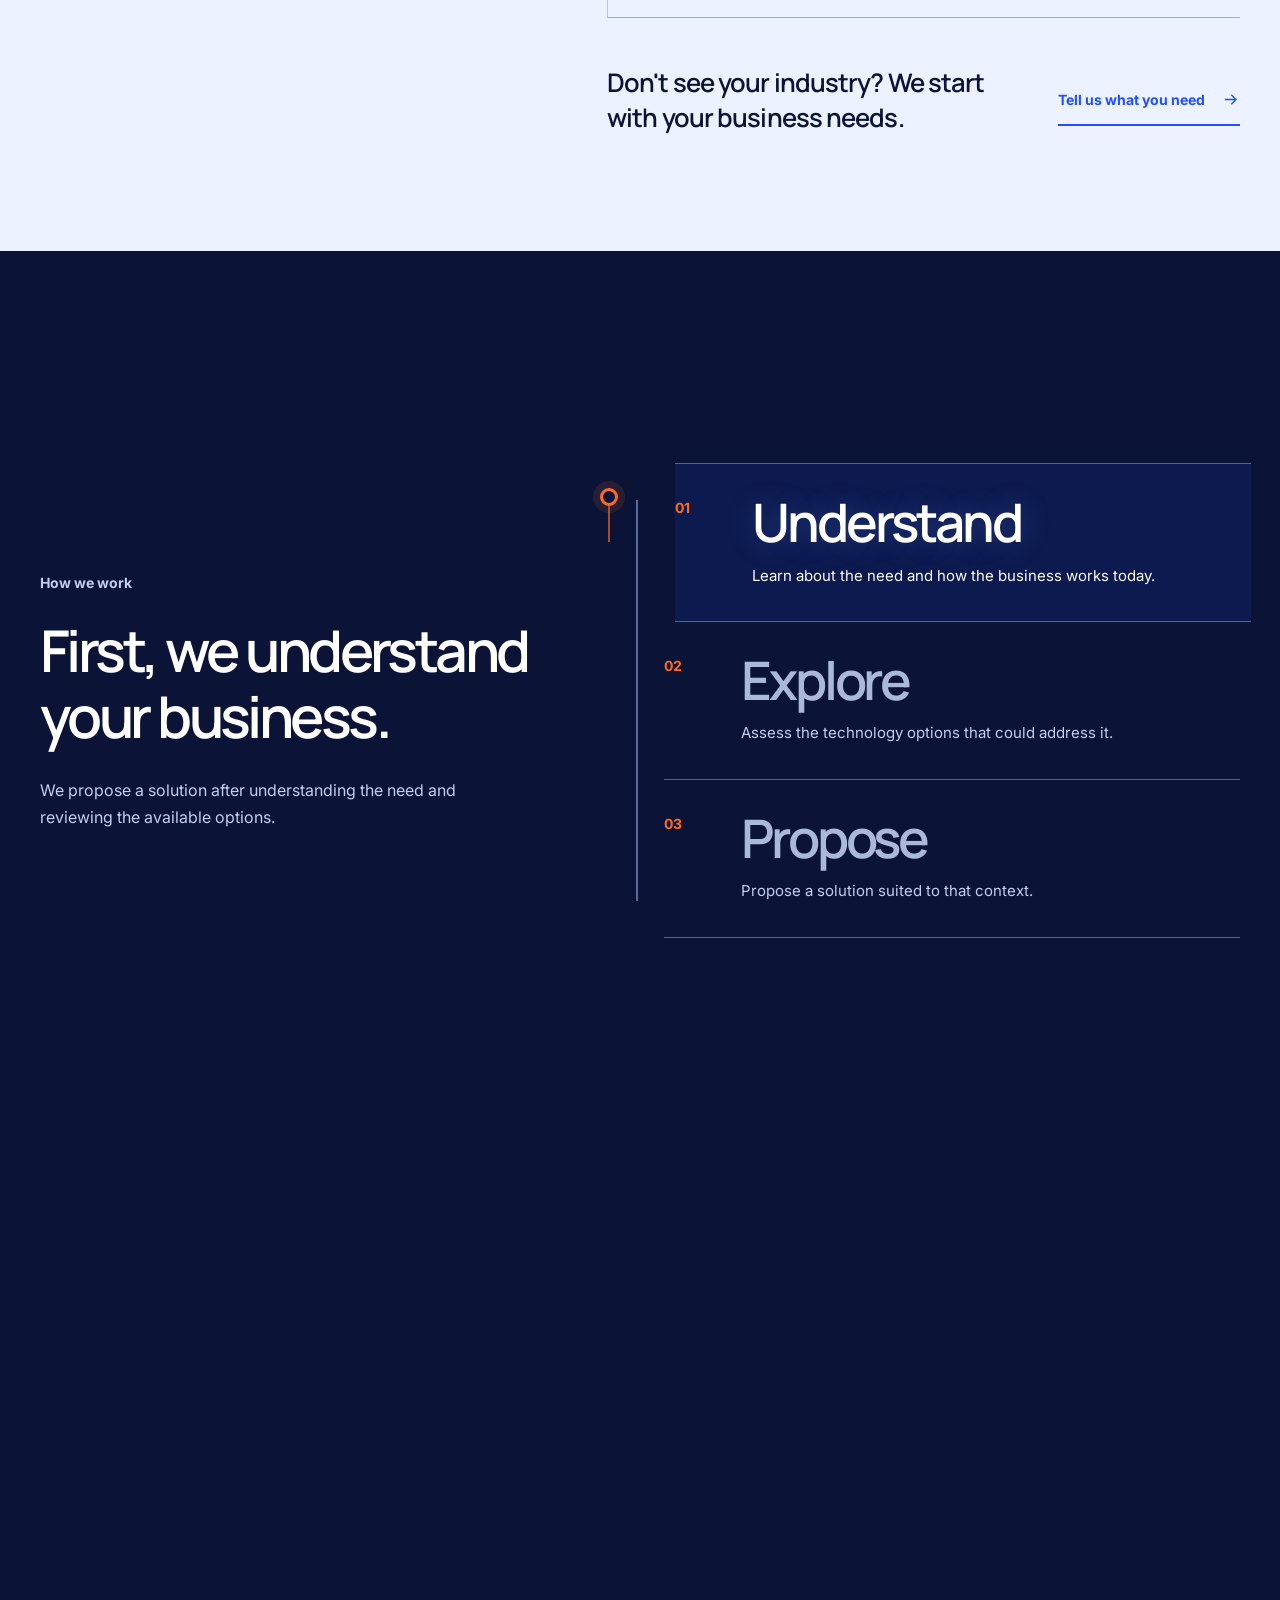
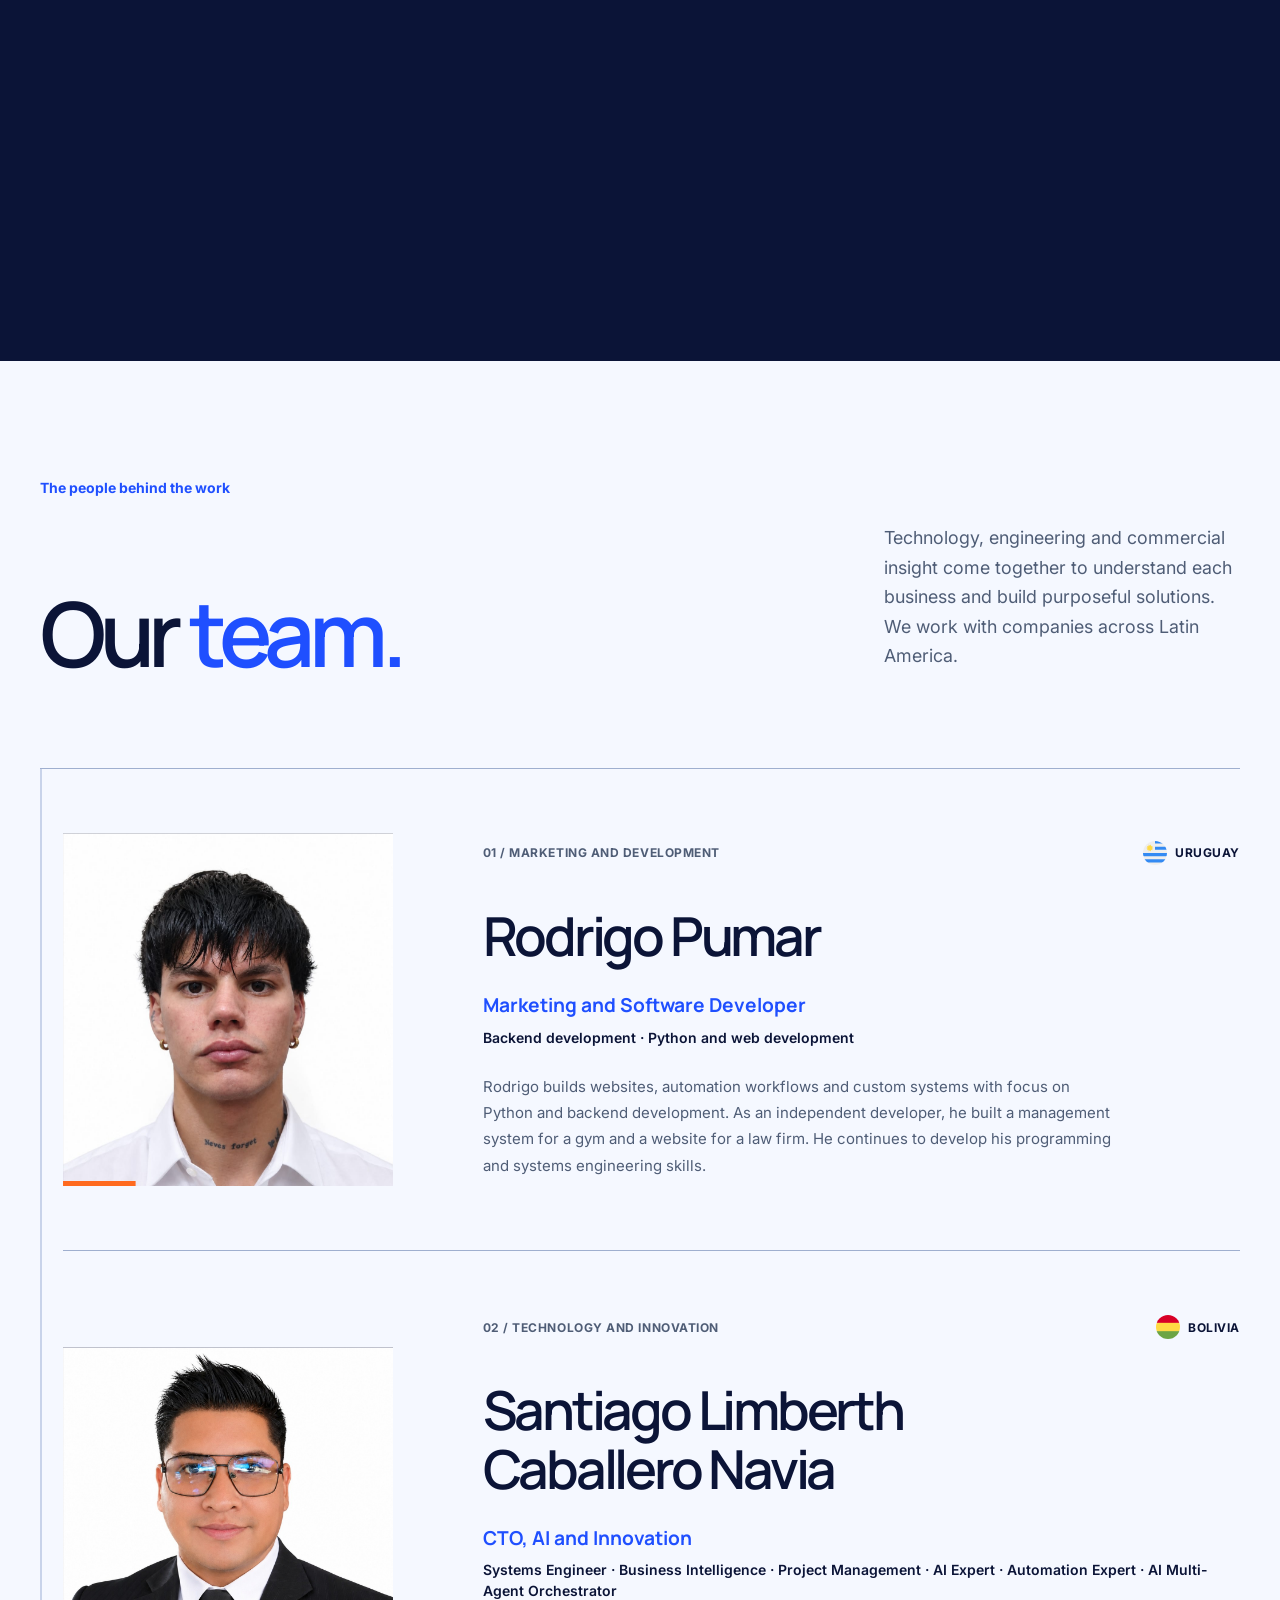
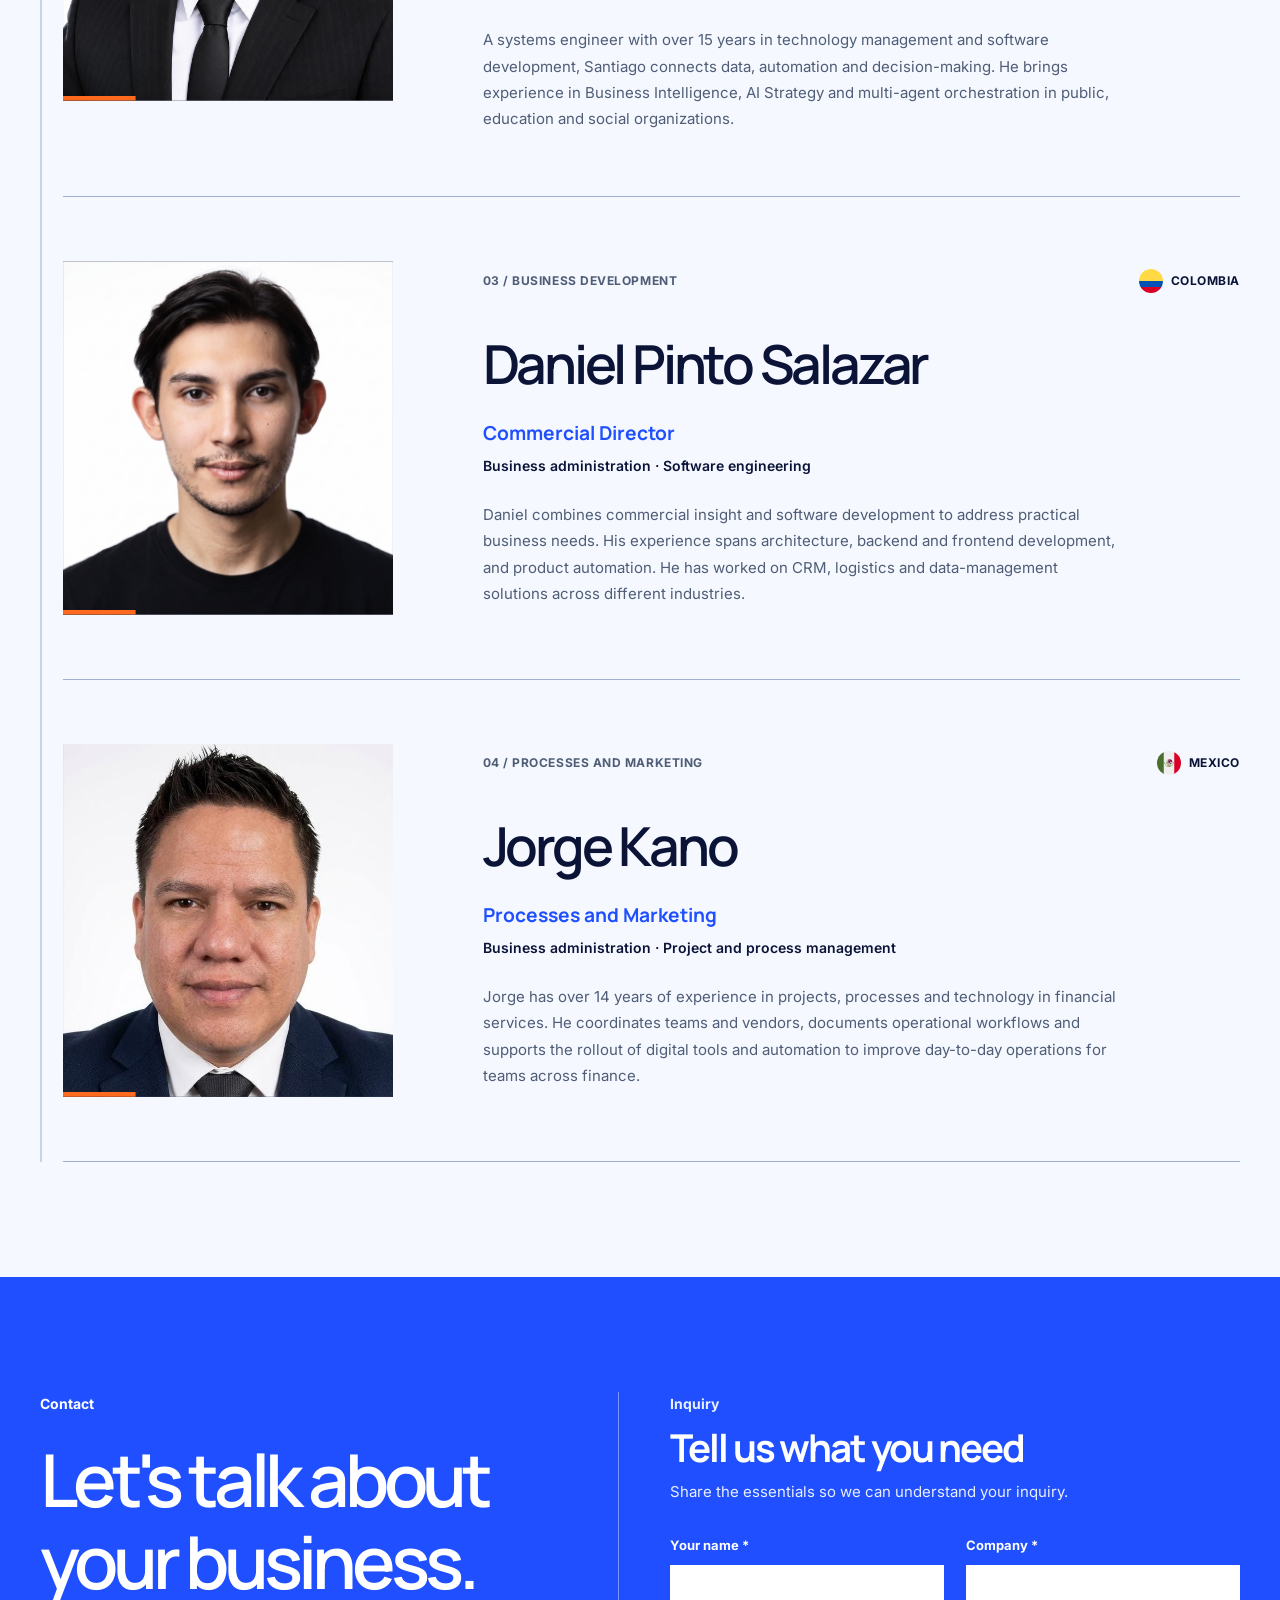
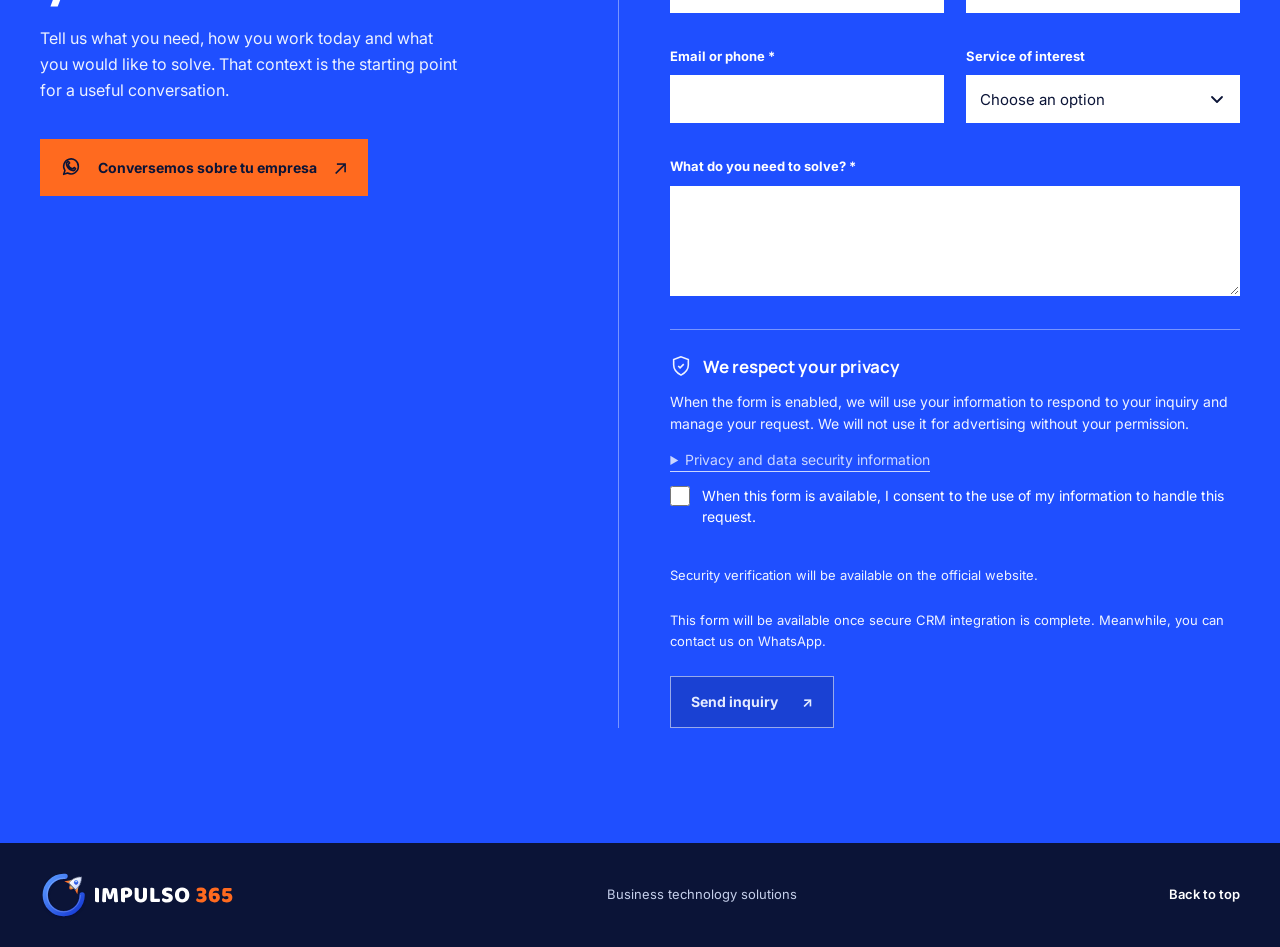
<file: en/index.html>
<!doctype html>
<html lang="en">
  <head>
    <meta charset="utf-8">
    <meta name="viewport" content="width=device-width, initial-scale=1">
    <meta name="theme-color" content="#0b1437">
    <title>Impulso 365 — Business technology solutions</title>
    <meta name="description" content="Technology aligned with the way your business works. Digital solutions, automation, AI and custom software.">
    <link rel="canonical" href="https://scaballeronavia.github.io/impulso-365-landing/en/">
    <link rel="alternate" hreflang="es" href="https://scaballeronavia.github.io/impulso-365-landing/">
    <link rel="alternate" hreflang="en" href="https://scaballeronavia.github.io/impulso-365-landing/en/">
    <link rel="alternate" hreflang="pt-BR" href="https://scaballeronavia.github.io/impulso-365-landing/pt-br/">
    <link rel="alternate" hreflang="x-default" href="https://scaballeronavia.github.io/impulso-365-landing/">
    <meta property="og:type" content="website">
    <meta property="og:site_name" content="Impulso 365">
    <meta property="og:locale" content="en_US">
    <meta property="og:locale:alternate" content="es_LA">
    <meta property="og:locale:alternate" content="pt_BR">
    <meta property="og:title" content="Impulso 365 — Business technology solutions">
    <meta property="og:description" content="Technology aligned with the way your business works. Digital solutions, automation, AI and custom software.">
    <meta property="og:image" content="https://scaballeronavia.github.io/impulso-365-landing/assets/social/impulso365-og-en.png">
    <meta property="og:image:secure_url" content="https://scaballeronavia.github.io/impulso-365-landing/assets/social/impulso365-og-en.png">
    <meta property="og:image:type" content="image/png">
    <meta property="og:image:width" content="1200">
    <meta property="og:image:height" content="630">
    <meta property="og:image:alt" content="Impulso 365 card: technology that fits the way your company works, digital presence, automation, AI and analytics, and custom software.">
    <meta property="og:url" content="https://scaballeronavia.github.io/impulso-365-landing/en/">
    <meta name="twitter:card" content="summary_large_image">
    <meta name="twitter:title" content="Impulso 365 — Business technology solutions">
    <meta name="twitter:description" content="Technology aligned with the way your business works. Digital solutions, automation, AI and custom software.">
    <meta name="twitter:image" content="https://scaballeronavia.github.io/impulso-365-landing/assets/social/impulso365-og-en.png">
    <meta name="twitter:image:alt" content="Impulso 365 card: technology that fits the way your company works, digital presence, automation, AI and analytics, and custom software.">
    <script src="../language-init.js"></script>
    <link rel="icon" type="image/svg+xml" href="../favicon.svg">
    <link rel="icon" type="image/png" href="../favicon.png">
    <link rel="apple-touch-icon" href="../apple-touch-icon.png">
    <link rel="preconnect" href="https://fonts.googleapis.com">
    <link rel="preconnect" href="https://fonts.gstatic.com" crossorigin>
    <link href="https://fonts.googleapis.com/css2?family=Inter:wght@400;500;600;700&amp;family=Manrope:wght@400;500;600;700;800&amp;display=swap" rel="stylesheet">
    <link rel="stylesheet" href="../styles.css?v=20261115-form-align">
    <script src="../main.js?v=20261116-turnstile" defer></script>
  </head>
  <body>
    <a class="skip-link" href="#contenido">Skip to content</a>

    <header class="site-header" id="inicio">
      <div class="container header-inner">
        <a class="brand" href="#inicio" aria-label="Impulso 365, home">
          <img class="brand-logo" src="../assets/brand/impulso365-horizontal-claro.svg" alt="" width="445" height="108">
        </a>
        <button class="menu-toggle" type="button" aria-controls="primary-nav" aria-expanded="false" aria-label="Open menu"><span></span><span></span><span></span></button>
        <nav class="primary-nav" id="primary-nav" aria-label="Main navigation">
          <a href="#solucion">Our approach</a>
          <a href="#servicios">Services</a>
          <a href="#sectores">Solutions</a>
          <a href="#metodo">How we work</a>
          <a href="#equipo">Team</a>
          <a class="nav-contact" href="#contacto">Contact</a>
        </nav>
        <div class="language-switch" role="group" aria-label="Website language">
          <svg class="language-globe" viewbox="0 0 24 24" fill="none" stroke="currentColor" stroke-width="1.6" aria-hidden="true"><circle cx="12" cy="12" r="9"></circle><path d="M3 12h18M12 3c2.7 2.5 4 5.5 4 9s-1.3 6.5-4 9c-2.7-2.5-4-5.5-4-9s1.3-6.5 4-9Z"></path></svg>
          <a data-lang="es" href="../" lang="es" hreflang="es" aria-label="Español"><img src="../assets/flags/es.svg" alt="" width="20" height="14"><span>ES</span></a>
          <a data-lang="en" href="../en/" lang="en" hreflang="en" aria-label="English" aria-current="true"><img src="../assets/flags/us.svg" alt="" width="20" height="14"><span>EN</span></a>
          <a data-lang="pt-BR" href="../pt-br/" lang="pt-BR" hreflang="pt-BR" aria-label="Português (Brasil)"><img src="../assets/flags/br.svg" alt="" width="20" height="14"><span>PT</span></a>
        </div>
      </div>
    </header>

    <main id="contenido" tabindex="-1">
      <section class="hero" id="solucion" aria-labelledby="hero-title">
        <div class="container hero-inner">
          <div class="hero-copy">
            <p class="hero-label">Impulso 365 · Business solutions</p>
            <h1 id="hero-title" aria-label="Technology that fits the way your company works."><span class="hero-title-line"><span>Technology that fits</span></span><span class="hero-title-line"><span>the way your company</span></span><span class="hero-title-line"><span>works.</span></span></h1>
            <p class="hero-description">Digital solutions, automation, AI and software shaped around the specific needs of each business.</p>
            <div class="hero-actions">
              <a class="primary-action" href="https://wa.me/59179391508" target="_blank" rel="noopener noreferrer" aria-label="Let's talk about your business on WhatsApp (opens in a new tab)">Let's talk about your business <span aria-hidden="true">↗</span></a>
              <a class="secondary-action" href="#formulario">Tell us what you need <svg viewbox="0 0 24 24" fill="none" stroke="currentColor" stroke-width="1.7" aria-hidden="true"><path d="M5 12h14m-6-6 6 6-6 6"></path></svg></a>
            </div>
          </div>
          <div class="hero-stage" role="img" aria-label="Impulso 365 connects digital presence, automation, AI and analytics, and custom software to the way each business works.">
            <span class="hero-grid"></span>
            <span class="hero-orbit hero-orbit-one"></span><span class="hero-orbit hero-orbit-two"></span><span class="hero-orbit hero-orbit-three"></span>
            <svg class="hero-network" viewbox="0 0 600 600" preserveaspectratio="none" fill="none" aria-hidden="true">
              <path d="M300 290 C214 265 185 126 54 105"></path>
              <path d="M300 290 C395 222 426 170 554 138"></path>
              <path d="M300 290 C210 380 176 444 49 455"></path>
              <path d="M300 290 C393 359 451 468 555 486"></path>
            </svg>
            <span class="hero-core"><img src="../assets/brand/impulso365-simbolo-claro.svg" alt="" width="108" height="108"></span>
            <span class="hero-node hero-node-one"><i></i>Digital presence</span>
            <span class="hero-node hero-node-two"><i></i>Automation</span>
            <span class="hero-node hero-node-three"><i></i>AI and analytics</span>
            <span class="hero-node hero-node-four"><i></i>Custom software</span>
            <span class="hero-stage-caption">An operation connected to the way you work.</span>
          </div>
          <div class="hero-linework" aria-hidden="true"><span class="hero-linework-rule"></span><span class="hero-linework-mark"></span></div>
          <button class="motion-toggle" type="button" aria-pressed="false" aria-label="Pause animations"><span class="motion-toggle-icon" aria-hidden="true"></span><span class="motion-toggle-text">Pause motion</span></button>
        </div>
      </section>

      <section class="manifesto" aria-labelledby="manifesto-title">
        <div class="container manifesto-inner">
          <h2 id="manifesto-title">We don't sell technology.<br><span>We deliver results.</span></h2>
          <span class="manifesto-mark" aria-hidden="true">365</span>
        </div>
      </section>

      <section class="services section" id="servicios" aria-labelledby="services-title">
        <div class="container">
          <div class="services-intro">
            <p class="section-label">Services</p>
            <h2 id="services-title">What Impulso 365 does</h2>
            <p>We start by understanding how each business works, then explore the tools that could help.</p>
          </div>
          <div class="services-list">
            <article class="service-row" data-motion="row"><div class="service-name"><svg class="service-icon" viewbox="0 0 48 48" fill="none" stroke="currentColor" stroke-width="1.7" aria-hidden="true"><circle cx="24" cy="24" r="16"></circle><path d="M8 24h32M24 8c5 5 7 10 7 16s-2 11-7 16M24 8c-5 5-7 10-7 16s2 11 7 16"></path></svg><h3>Digital presence</h3></div><p>Websites and web applications that present your services and make it easier to get in touch.</p></article>
            <article class="service-row" data-motion="row"><div class="service-name"><svg class="service-icon" viewbox="0 0 48 48" fill="none" stroke="currentColor" stroke-width="1.7" aria-hidden="true"><path d="M11 15h24l-5-5m5 5-5 5M37 33H13l5-5m-5 5 5 5"></path><circle cx="24" cy="24" r="3"></circle></svg><h3>Automation</h3></div><p>Workflows for follow-ups, quotes, bookings and repetitive tasks.</p></article>
            <article class="service-row" data-motion="row"><div class="service-name"><svg class="service-icon" viewbox="0 0 48 48" fill="none" stroke="currentColor" stroke-width="1.7" aria-hidden="true"><path d="M24 7v10m0 14v10M7 24h10m14 0h10M12 12l7 7m10 10 7 7m0-24-7 7M19 29l-7 7"></path><circle cx="24" cy="24" r="5"></circle></svg><h3>Artificial intelligence and analytics</h3></div><p>Digital assistants, dashboards and tools to organize and explore information.</p></article>
            <article class="service-row" data-motion="row"><div class="service-name"><svg class="service-icon" viewbox="0 0 48 48" fill="none" stroke="currentColor" stroke-width="1.7" aria-hidden="true"><path d="m17 14-10 10 10 10m14-20 10 10-10 10m-3-25-8 30"></path></svg><h3>Custom software</h3></div><p>Applications and systems designed for the specific processes of each business.</p></article>
          </div>
          <p class="services-bridge">One way of working, adapted to different needs.</p>
        </div>
      </section>

      <section class="sectors section" id="sectores" aria-labelledby="sectors-title">
        <div class="container">
          <div class="sectors-intro">
            <p class="section-label">Industry solutions</p>
            <h2 id="sectors-title"><span class="sector-title-ink">Technology for real-world contexts.</span></h2>
            <p>Explore ideas for real estate, transport and legal teams. We also work with businesses beyond the countries where we have a physical presence.</p>
          </div>
          <div class="sector-list" id="sector-list">
            <details class="sector-item" open>
              <summary><span class="sector-title"><span class="sector-symbol" aria-hidden="true">◯</span><span><strong>Real estate</strong><small>Lead generation, viewings and sales analysis</small></span></span><span class="sector-toggle" aria-hidden="true"></span></summary>
              <ul class="sector-offerings" role="list"><li><strong>Impulso InmoBase</strong><span>Web presence and inquiry capture.</span></li><li><strong>Automatiza Inmo 365</strong><span>Viewing schedules and assisted property listings.</span></li><li><strong>Inteligencia Inmo 365</strong><span>Property recommendations and demand analysis.</span></li></ul>
            </details>
            <details class="sector-item">
              <summary><span class="sector-title"><span class="sector-symbol" aria-hidden="true">↗</span><span><strong>Transport and mobility</strong><small>Bookings, operations and routes</small></span></span><span class="sector-toggle" aria-hidden="true"></span></summary>
              <ul class="sector-offerings" role="list"><li><strong>Impulso RutaBase</strong><span>Bookings, quotes and itinerary alerts.</span></li><li><strong>Automatiza Booking 365</strong><span>Trip tracking and dispatch support.</span></li><li><strong>Inteligencia Logística 365</strong><span>Routes, fleet and operational analysis.</span></li></ul>
            </details>
            <details class="sector-item">
              <summary><span class="sector-title"><span class="sector-symbol" aria-hidden="true">✳</span><span><strong>Legal services</strong><small>Intake, case tracking and documents</small></span></span><span class="sector-toggle" aria-hidden="true"></span></summary>
              <ul class="sector-offerings" role="list"><li><strong>Impulso LexBase</strong><span>Web presence, client intake and consultation scheduling.</span></li><li><strong>Automatiza Jurídico 365</strong><span>Matter tracking and assisted drafts.</span></li><li><strong>Inteligencia Legal 365</strong><span>Knowledge search, document review and classification.</span></li></ul>
            </details>
          </div>
          <div class="services-followup"><p>Don't see your industry? We start with your business needs.</p><a href="#formulario">Tell us what you need <svg viewbox="0 0 24 24" fill="none" stroke="currentColor" stroke-width="1.7" aria-hidden="true"><path d="M5 12h14m-6-6 6 6-6 6"></path></svg></a></div>
        </div>
      </section>

      <section class="method" id="metodo" aria-labelledby="method-title">
        <div class="method-stage container">
          <div class="method-copy">
            <p class="section-label">How we work</p>
            <h2 id="method-title">First, we understand your business.</h2>
            <p>We propose a solution after understanding the need and reviewing the available options.</p>
          </div>
          <div class="method-sequence">
            <span class="method-line" aria-hidden="true"><span></span></span>
            <span class="method-marker" aria-hidden="true"></span>
            <ol class="method-steps" role="list">
              <li><span class="step-index" aria-hidden="true">01</span><div><h3>Understand</h3><p>Learn about the need and how the business works today.</p></div></li>
              <li><span class="step-index" aria-hidden="true">02</span><div><h3>Explore</h3><p>Assess the technology options that could address it.</p></div></li>
              <li><span class="step-index" aria-hidden="true">03</span><div><h3>Propose</h3><p>Propose a solution suited to that context.</p></div></li>
            </ol>
          </div>
        </div>
      </section>

      <section class="team section" id="equipo" aria-labelledby="team-title">
        <div class="container">
          <div class="team-intro">
            <p class="section-label">The people behind the work</p>
            <h2 id="team-title">Our <span>team.</span></h2>
            <p>Technology, engineering and commercial insight come together to understand each business and build purposeful solutions. We work with companies across Latin America.</p>
          </div>
          <div class="team-list">
            <article class="team-member">
              <div class="team-portrait"><img src="../assets/team/rodrigo-pumar.jpg?v=20261112-rodrigo1" alt="Portrait of Rodrigo Pumar" width="1086" height="1448" loading="lazy" decoding="async" data-fallback-name="Rodrigo Pumar"></div>
              <div class="team-profile">
                <div class="team-meta"><span>01 / Marketing and development</span><span class="team-country"><img src="../assets/flags/uy.svg" alt="" width="28" height="28" loading="lazy">Uruguay</span></div>
                <h3>Rodrigo Pumar</h3>
                <p class="team-role">Marketing and Software Developer</p>
                <p class="team-specialty">Backend development · Python and web development</p>
                <p class="team-bio">Rodrigo builds websites, automation workflows and custom systems with focus on Python and backend development. As an independent developer, he built a management system for a gym and a website for a law firm. He continues to develop his programming and systems engineering skills.</p>
              </div>
            </article>
            <article class="team-member">
              <div class="team-portrait"><img src="../assets/team/santiago-caballero.jpg?v=20261112-santiago1" alt="Portrait of Santiago Limberth Caballero Navia" width="1278" height="1230" loading="lazy" decoding="async" data-fallback-name="Santiago Limberth Caballero Navia"></div>
              <div class="team-profile">
                <div class="team-meta"><span>02 / Technology and innovation</span><span class="team-country"><img src="../assets/flags/bo.svg" alt="" width="28" height="28" loading="lazy">Bolivia</span></div>
                <h3>Santiago Limberth Caballero Navia</h3>
                <p class="team-role">CTO, AI and Innovation</p>
                <p class="team-specialty">Systems Engineer · Business Intelligence · Project Management · AI Expert · Automation Expert · AI Multi-Agent Orchestrator</p>
                <p class="team-bio">A systems engineer with over 15 years in technology management and software development, Santiago connects data, automation and decision-making. He brings experience in Business Intelligence, AI Strategy and multi-agent orchestration in public, education and social organizations.</p>
              </div>
            </article>
            <article class="team-member">
              <div class="team-portrait"><img src="../assets/team/daniel-pinto.jpg" alt="Portrait of Daniel Pinto Salazar" width="675" height="900" loading="lazy" decoding="async" data-fallback-name="Daniel Pinto Salazar"></div>
              <div class="team-profile">
                <div class="team-meta"><span>03 / Business development</span><span class="team-country"><img src="../assets/flags/co.svg" alt="" width="28" height="28" loading="lazy">Colombia</span></div>
                <h3>Daniel Pinto Salazar</h3>
                <p class="team-role">Commercial Director</p>
                <p class="team-specialty">Business administration · Software engineering</p>
                <p class="team-bio">Daniel combines commercial insight and software development to address practical business needs. His experience spans architecture, backend and frontend development, and product automation. He has worked on CRM, logistics and data-management solutions across different industries.</p>
              </div>
            </article>
            <article class="team-member">
              <div class="team-portrait"><img src="../assets/team/jorge-kano.jpg?v=20261112-jorge2" alt="Portrait of Jorge Kano" width="655" height="873" loading="lazy" decoding="async" data-fallback-name="Jorge Kano"></div>
              <div class="team-profile">
                <div class="team-meta"><span>04 / Processes and marketing</span><span class="team-country"><img src="../assets/flags/mx.svg" alt="" width="28" height="28" loading="lazy">Mexico</span></div>
                <h3>Jorge Kano</h3>
                <p class="team-role">Processes and Marketing</p>
                <p class="team-specialty">Business administration · Project and process management</p>
                <p class="team-bio">Jorge has over 14 years of experience in projects, processes and technology in financial services. He coordinates teams and vendors, documents operational workflows and supports the rollout of digital tools and automation to improve day-to-day operations for teams across finance.</p>
              </div>
            </article>
          </div>
        </div>
      </section>

      <section class="contact section" id="contacto" aria-labelledby="contact-title">
        <div class="container contact-inner">
          <div class="contact-copy">
            <p class="section-label">Contact</p>
            <h2 id="contact-title">Let's talk about your business.</h2>
            <p>Tell us what you need, how you work today and what you would like to solve. That context is the starting point for a useful conversation.</p>
            <a class="contact-action" href="https://wa.me/59179391508" target="_blank" rel="noopener noreferrer" aria-label="Let's talk about your business on WhatsApp (opens in a new tab)"><svg viewbox="0 0 24 24" fill="none" stroke="currentColor" stroke-width="1.7" stroke-linecap="round" stroke-linejoin="round" aria-hidden="true"><path d="M20 11.5a8 8 0 0 1-11.7 7.1L4 20l1.4-4.3A8 8 0 1 1 20 11.5Z"></path><path d="M9 9c.5 3 2 4.5 5 5l1.5-1.5 1.5 1.2c-.6 2-2 2.5-3.3 2.2-3.5-.8-5.8-3.1-6.6-6.6C6.8 8 7.3 6.6 9.3 6l1.2 1.5L9 9Z"></path></svg>Conversemos sobre tu empresa <span aria-hidden="true">↗</span></a>
          </div>
          <div class="contact-form-wrap" id="formulario">
            <div class="form-heading"><p class="section-label">Inquiry</p><h3>Tell us what you need</h3><p>Share the essentials so we can understand your inquiry.</p></div>
            <form class="inquiry-form" aria-describedby="form-status" data-turnstile-site-key="0x4AAAAAAGCgT2oCuMBzQ0Ug">
              <div class="form-pair"><div class="form-field"><label for="inquiry-name">Your name <span aria-hidden="true">*</span></label><input id="inquiry-name" name="nombre" type="text" autocomplete="name" maxlength="80" aria-describedby="inquiry-name-error" required><span class="field-error" id="inquiry-name-error" aria-live="polite"> </span></div><div class="form-field"><label for="inquiry-company">Company <span aria-hidden="true">*</span></label><input id="inquiry-company" name="empresa" type="text" autocomplete="organization" maxlength="100" aria-describedby="inquiry-company-error" required><span class="field-error" id="inquiry-company-error" aria-live="polite"> </span></div></div>
              <div class="form-pair"><div class="form-field"><label for="inquiry-contact">Email or phone <span aria-hidden="true">*</span></label><input id="inquiry-contact" name="contacto" type="text" autocomplete="off" maxlength="120" aria-describedby="inquiry-contact-error" required><span class="field-error" id="inquiry-contact-error" aria-live="polite"> </span></div><div class="form-field"><label for="inquiry-service">Service of interest</label><select id="inquiry-service" name="servicio"><option value="">Choose an option</option><option value="presencia-digital">Digital presence</option><option value="automatizacion">Automation</option><option value="ia-analisis">Artificial intelligence and analytics</option><option value="software-medida">Custom software</option><option value="solucion-sector">Industry solution</option><option value="indefinido">I'm not sure yet</option></select></div></div>
              <div class="form-field"><label for="inquiry-message">What do you need to solve? <span aria-hidden="true">*</span></label><textarea id="inquiry-message" name="mensaje" rows="4" maxlength="1200" aria-describedby="inquiry-message-error" required></textarea><span class="field-error" id="inquiry-message-error" aria-live="polite"> </span></div>
              <div class="form-privacy"><div class="form-privacy-heading"><svg viewbox="0 0 24 24" fill="none" stroke="currentColor" stroke-width="1.7" aria-hidden="true"><path d="M12 2 4 5v6c0 5 3.4 8.6 8 11 4.6-2.4 8-6 8-11V5l-8-3Z"></path><path d="m9 12 2 2 4-4"></path></svg><h4>We respect your privacy</h4></div><p>When the form is enabled, we will use your information to respond to your inquiry and manage your request. We will not use it for advertising without your permission.</p><details class="privacy-details"><summary class="privacy-link">Privacy and data security information</summary><p>The form does not currently receive or store inquiries. Before enabling it, we will publish the full policy with details about data use and protection. In the meantime, you can contact us on WhatsApp.</p></details><label class="privacy-consent" for="inquiry-consent"><input id="inquiry-consent" name="consentimientoAceptado" type="checkbox" aria-describedby="inquiry-consent-error" required><span>When this form is available, I consent to the use of my information to handle this request.</span></label><span class="field-error" id="inquiry-consent-error" aria-live="polite"> </span></div>
              <div class="form-honeypot" aria-hidden="true"><label for="inquiry-website">Website</label><input id="inquiry-website" name="website" type="text" tabindex="-1" autocomplete="off"></div>
              <div class="turnstile-container" aria-hidden="true"></div><p class="turnstile-status" role="status">Security verification will be activated before this form becomes available.</p>
              <p class="form-status" id="form-status" role="status">This form will be available once secure CRM integration is complete. Meanwhile, you can contact us on WhatsApp.</p>
              <button type="submit" disabled>Send inquiry <span aria-hidden="true">↗</span></button>
            </form>
          </div>
        </div>
      </section>
    </main>

    <footer class="site-footer"><div class="container footer-inner"><img class="footer-logo" src="../assets/brand/impulso365-horizontal-oscuro.svg" alt="Impulso 365" width="445" height="108"><span>Business technology solutions</span><a href="#inicio">Back to top</a></div></footer>
  </body>
</html>
</file>
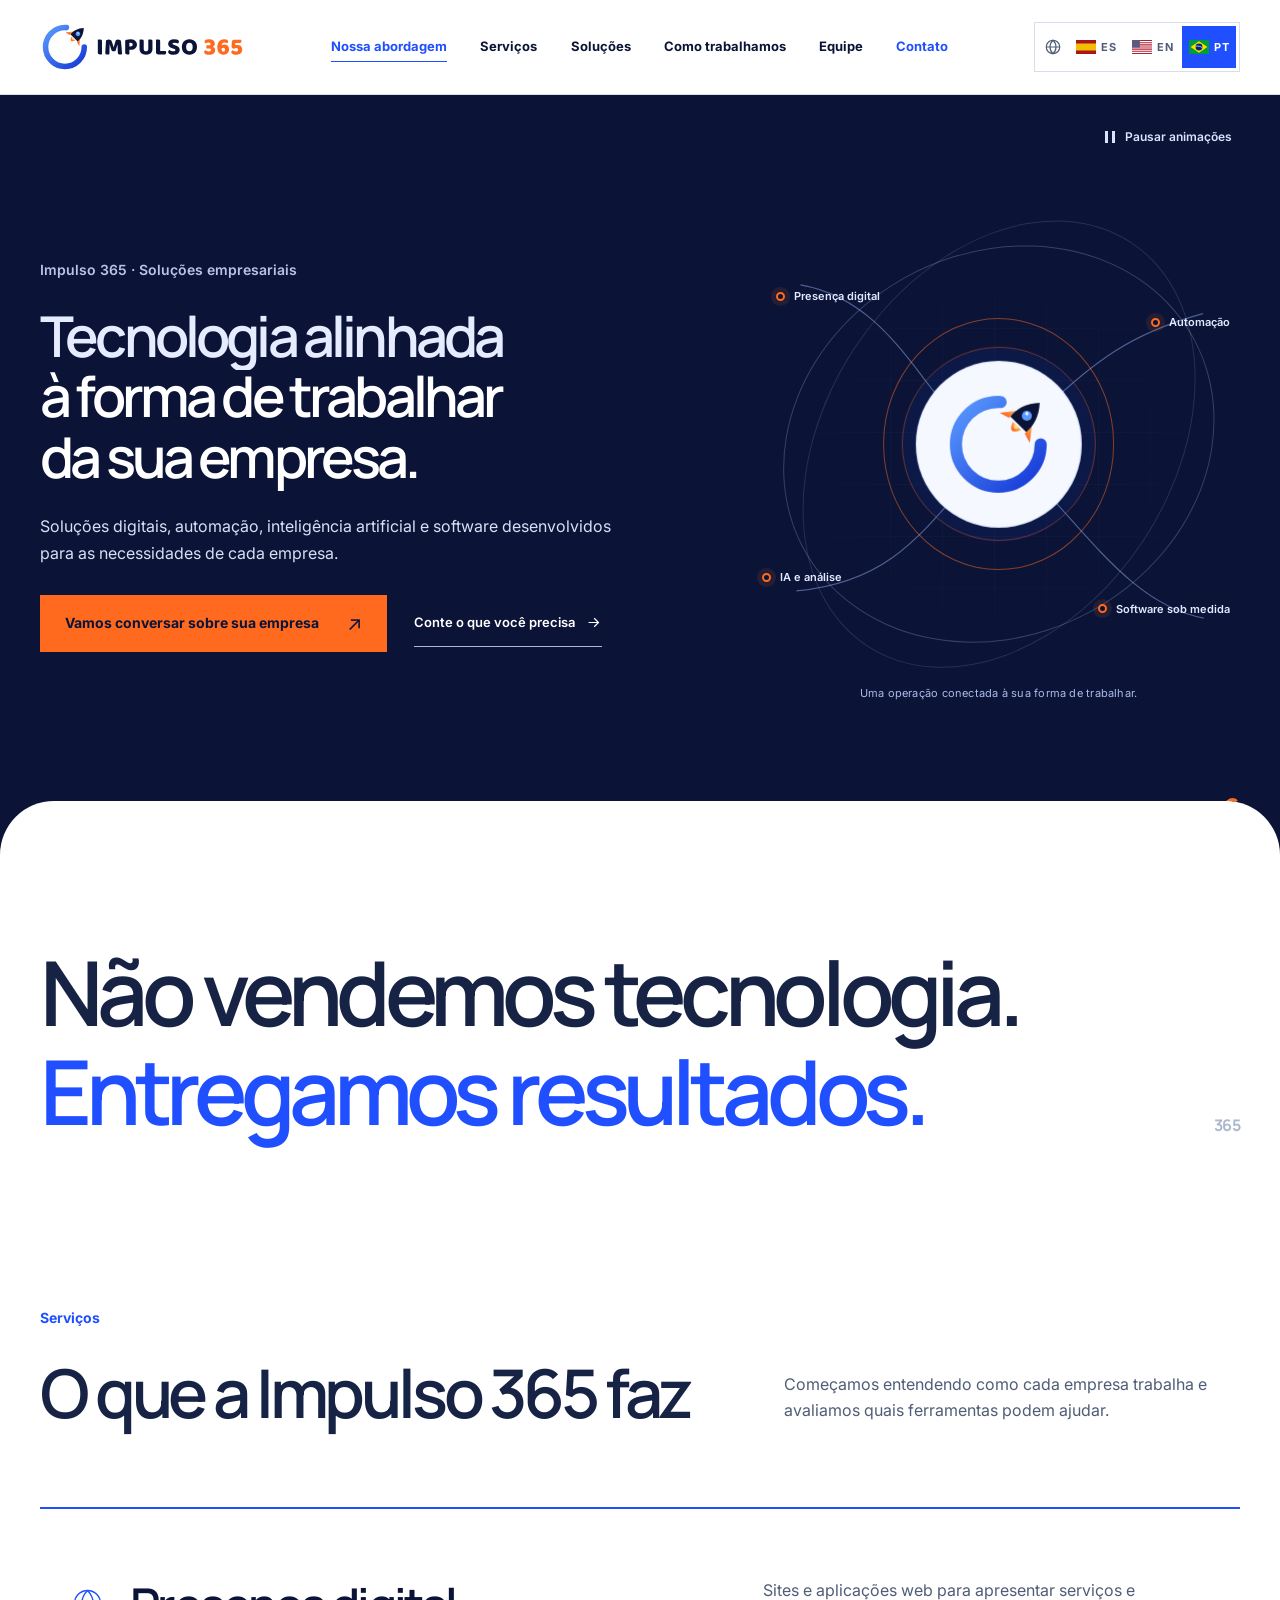
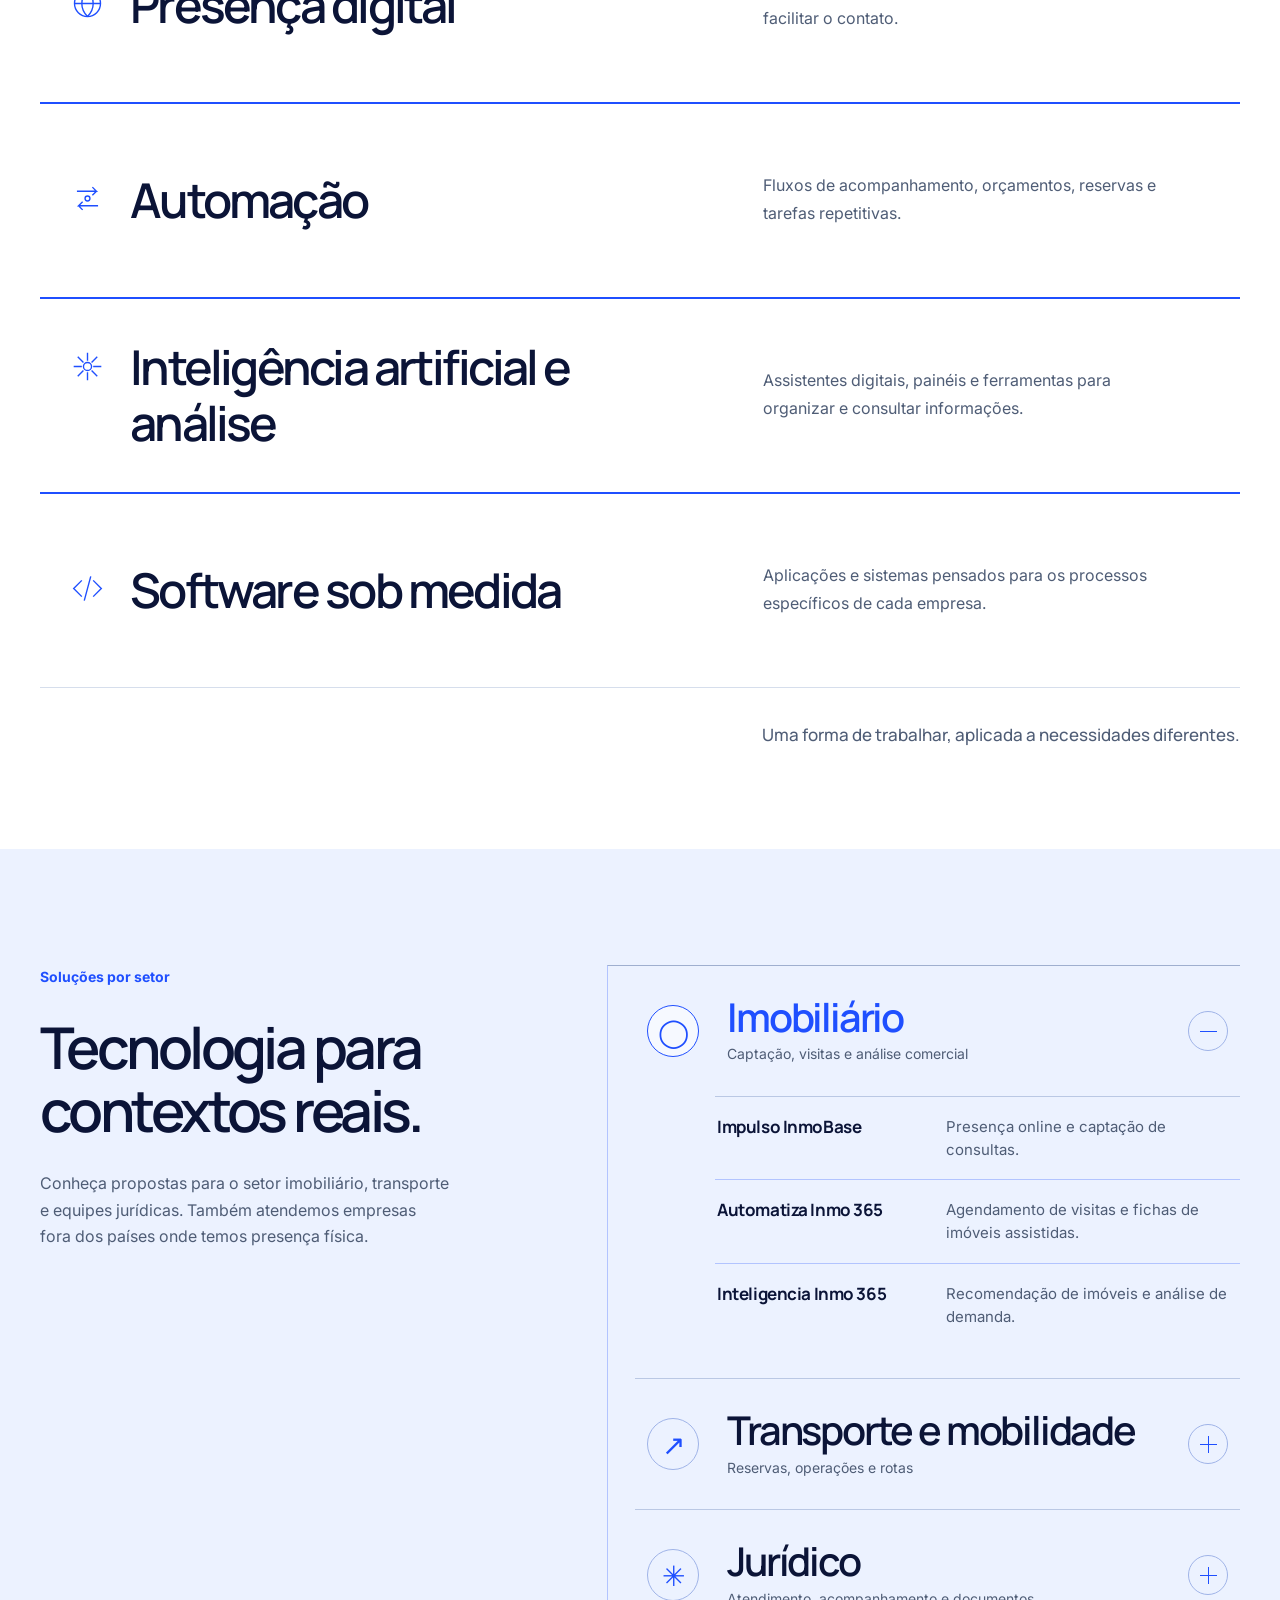
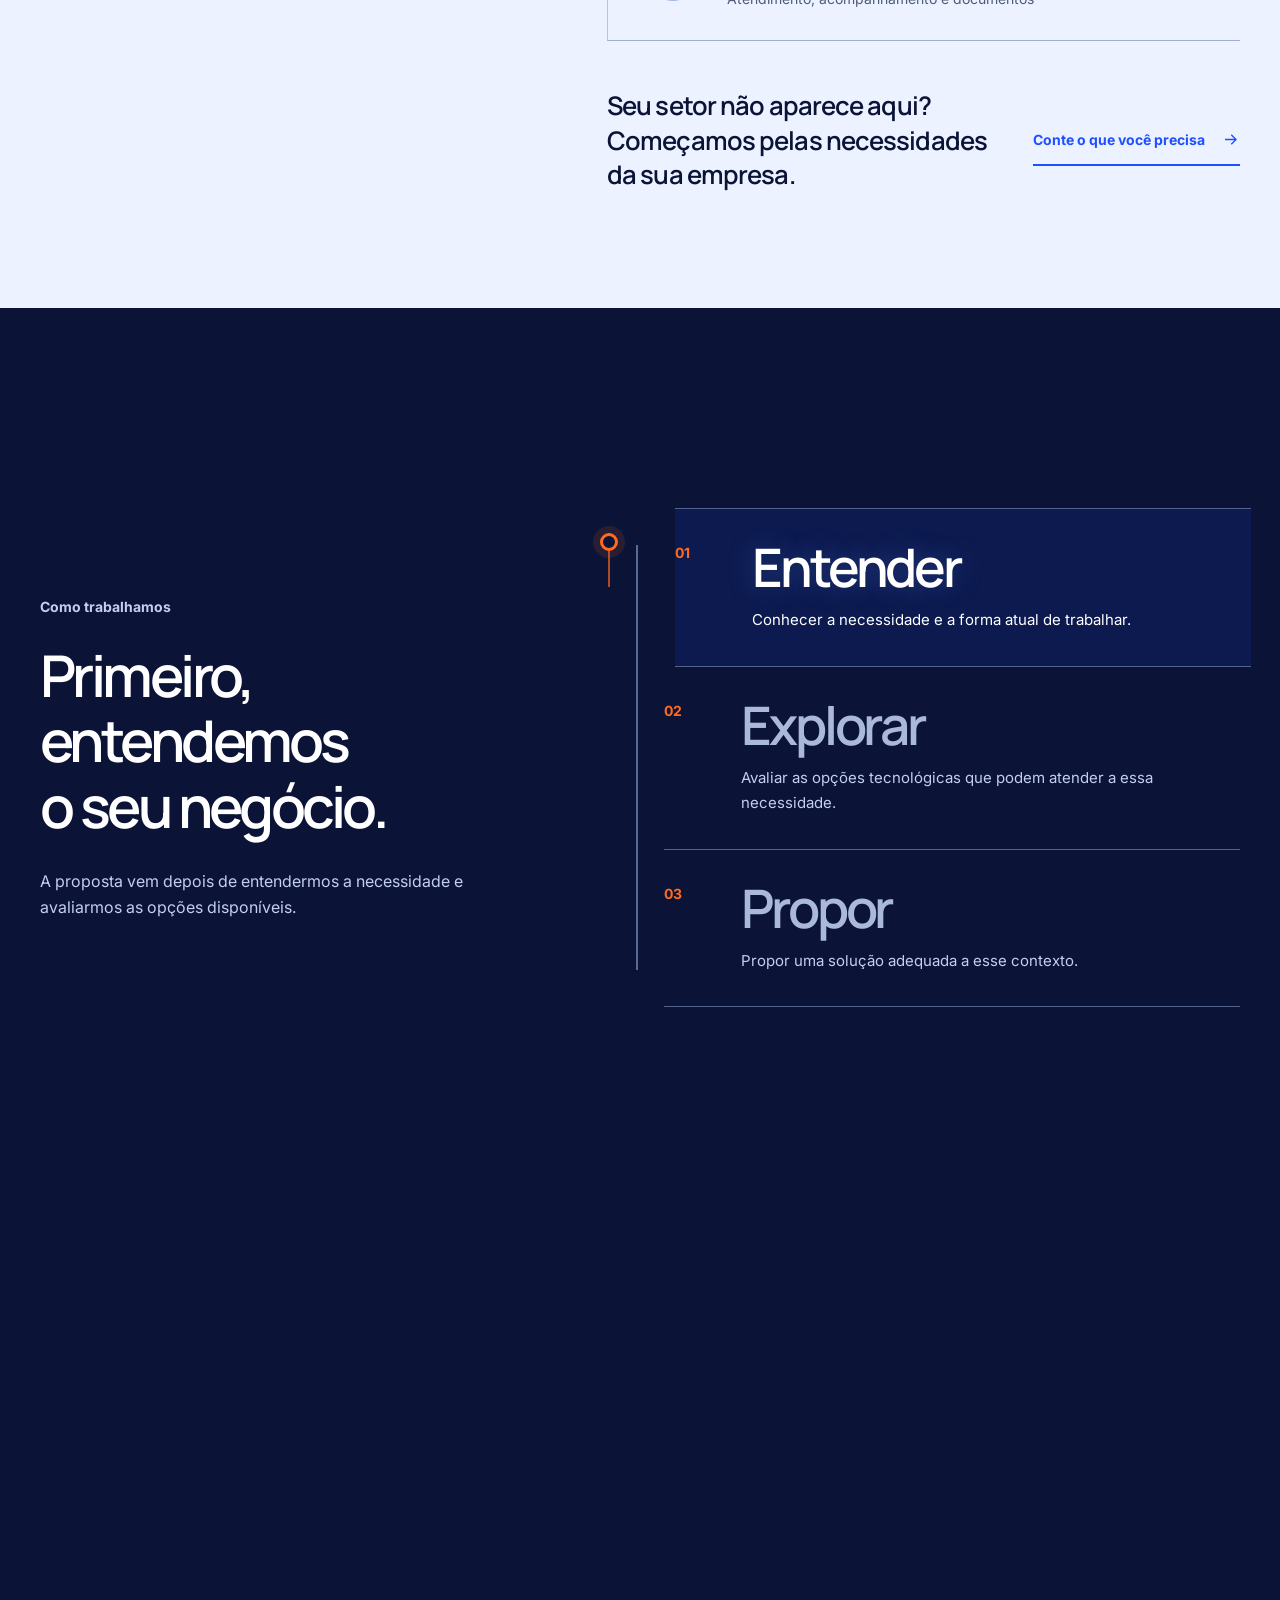
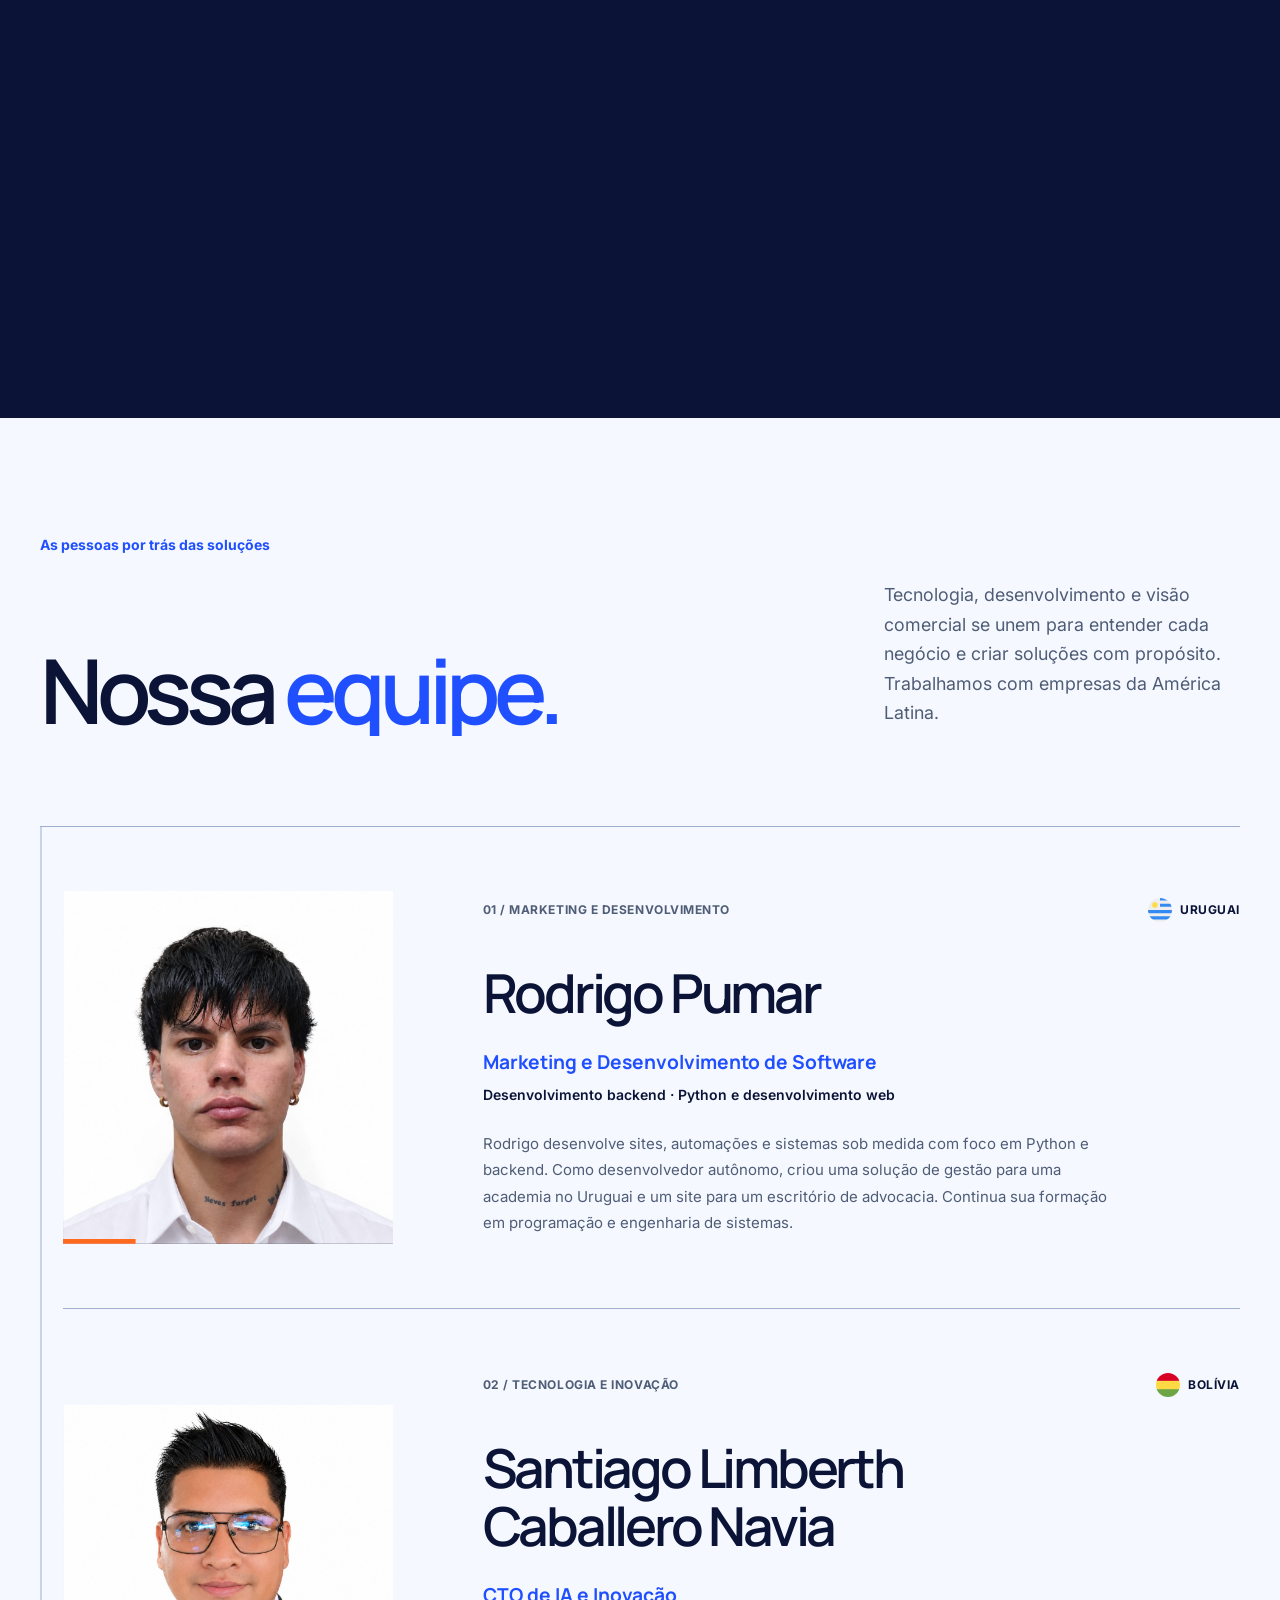
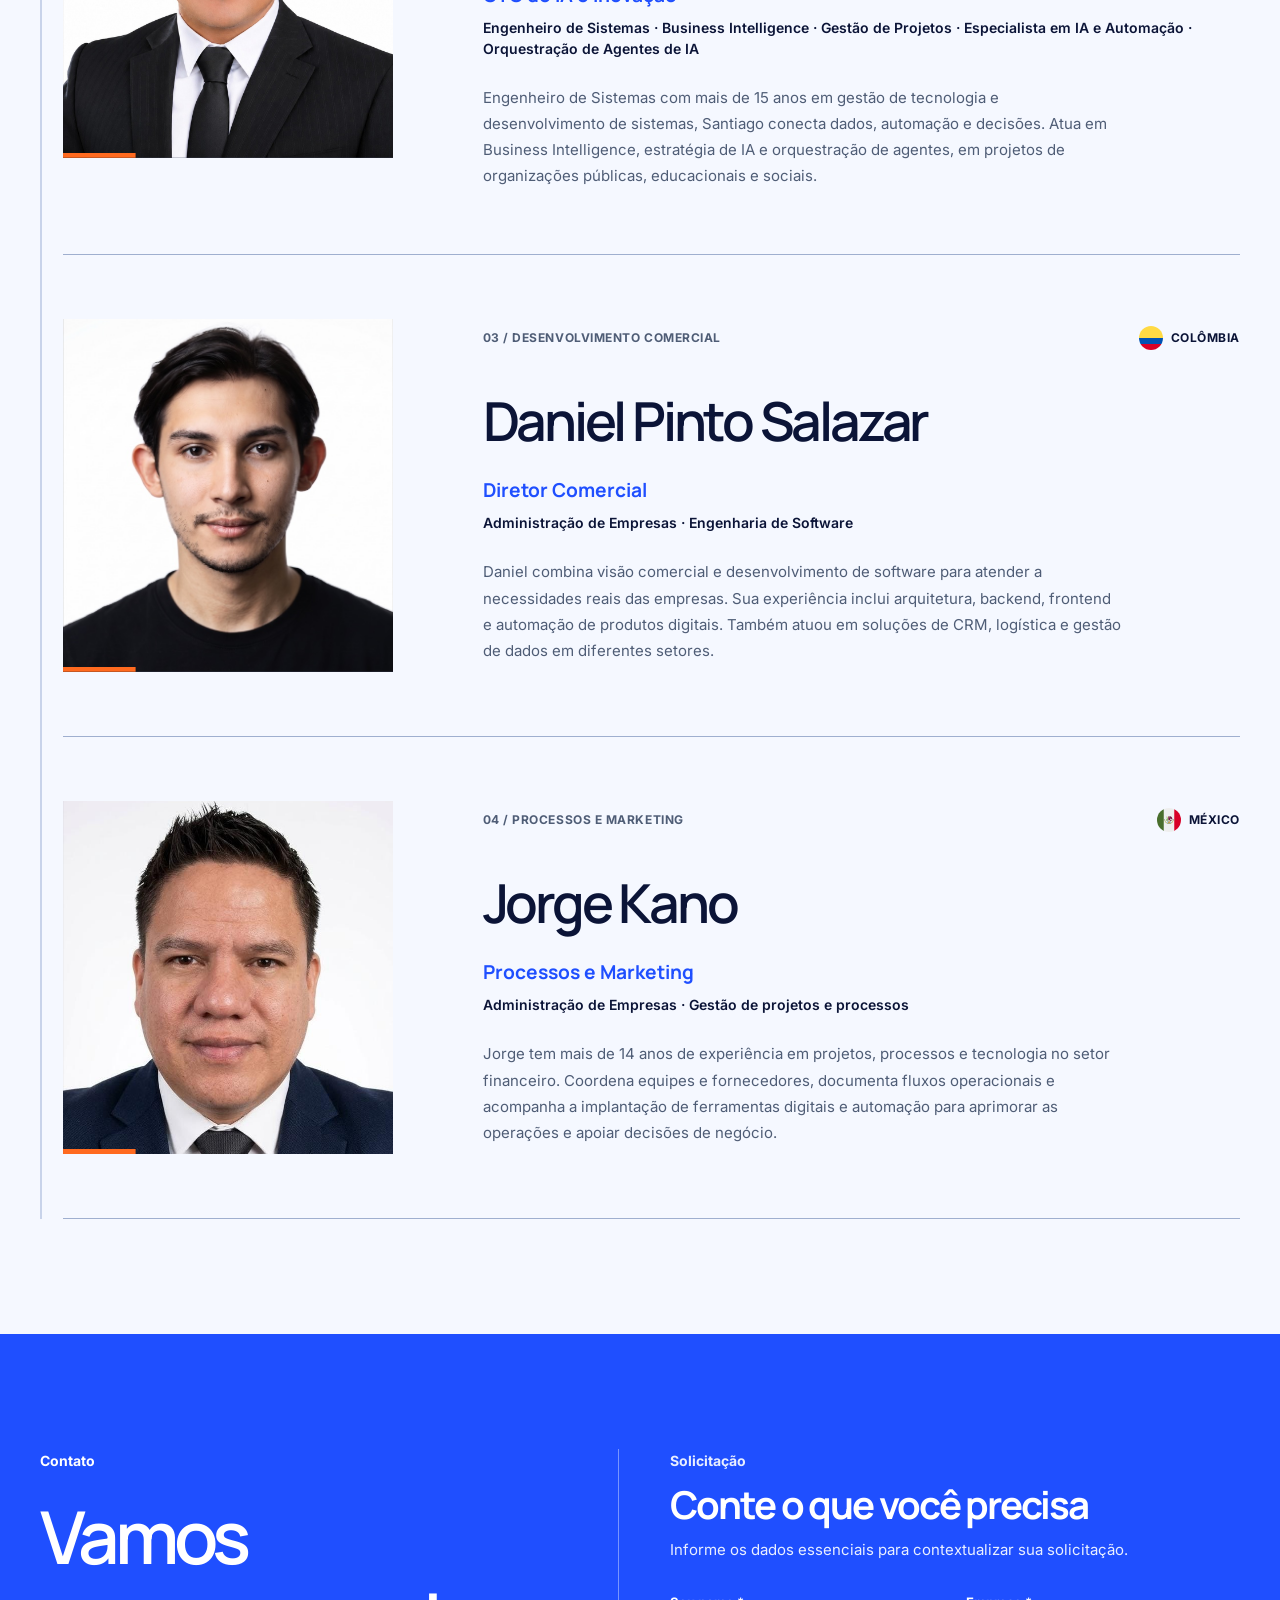
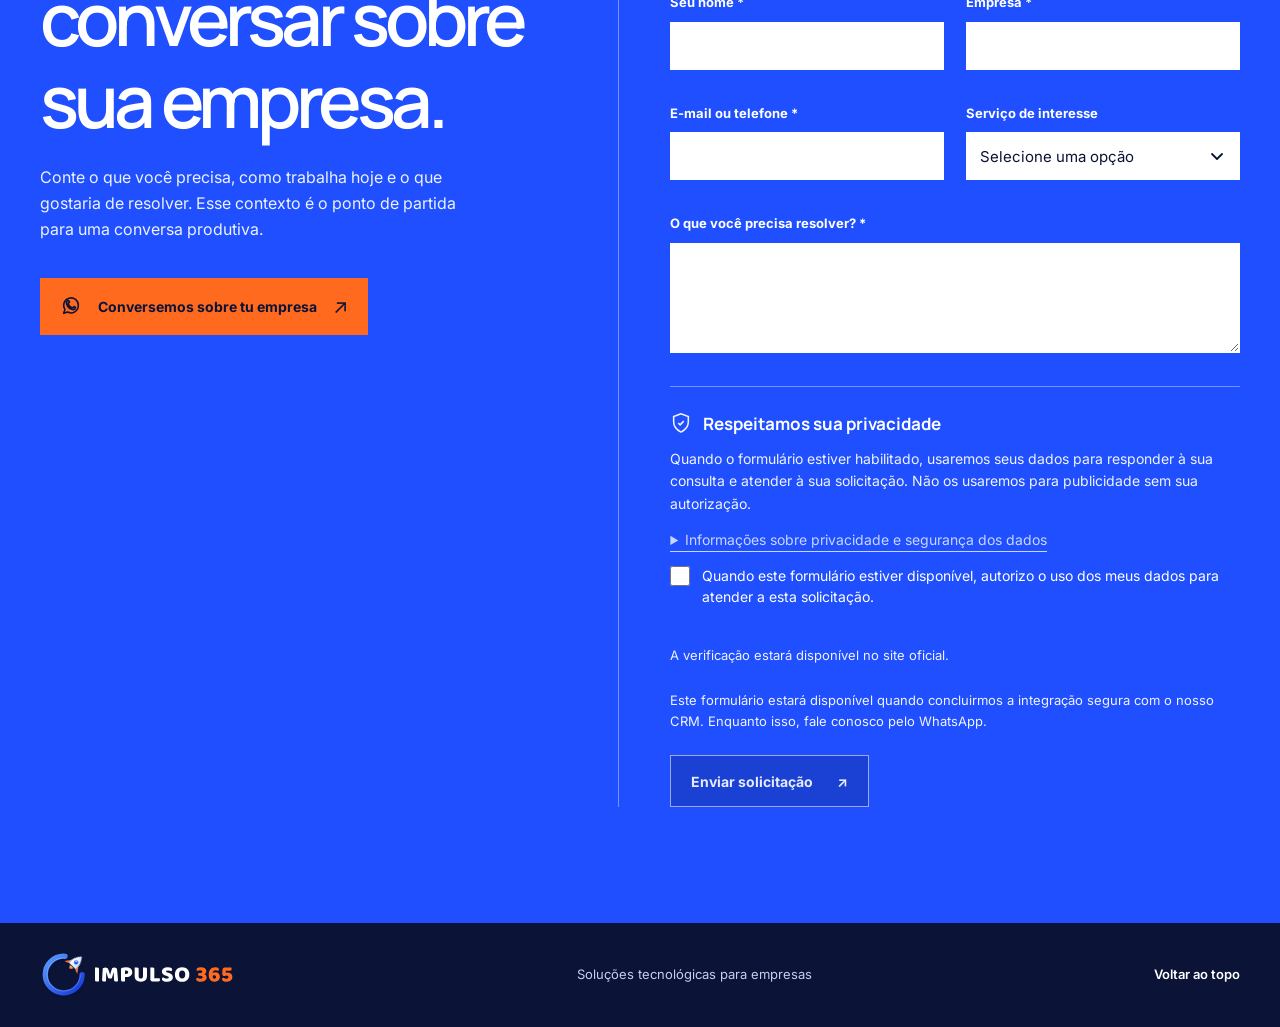
<file: pt-br/index.html>
<!doctype html>
<html lang="pt-BR">
  <head>
    <meta charset="utf-8">
    <meta name="viewport" content="width=device-width, initial-scale=1">
    <meta name="theme-color" content="#0b1437">
    <title>Impulso 365 — Soluções tecnológicas para empresas</title>
    <meta name="description" content="Tecnologia alinhada à forma como sua empresa trabalha. Soluções digitais, automação, IA e software sob medida.">
    <link rel="canonical" href="https://scaballeronavia.github.io/impulso-365-landing/pt-br/">
    <link rel="alternate" hreflang="es" href="https://scaballeronavia.github.io/impulso-365-landing/">
    <link rel="alternate" hreflang="en" href="https://scaballeronavia.github.io/impulso-365-landing/en/">
    <link rel="alternate" hreflang="pt-BR" href="https://scaballeronavia.github.io/impulso-365-landing/pt-br/">
    <link rel="alternate" hreflang="x-default" href="https://scaballeronavia.github.io/impulso-365-landing/">
    <meta property="og:type" content="website">
    <meta property="og:site_name" content="Impulso 365">
    <meta property="og:locale" content="pt_BR">
    <meta property="og:locale:alternate" content="es_LA">
    <meta property="og:locale:alternate" content="en_US">
    <meta property="og:title" content="Impulso 365 — Soluções tecnológicas para empresas">
    <meta property="og:description" content="Tecnologia alinhada à forma como sua empresa trabalha. Soluções digitais, automação, IA e software sob medida.">
    <meta property="og:image" content="https://scaballeronavia.github.io/impulso-365-landing/assets/social/impulso365-og-pt-br.png">
    <meta property="og:image:secure_url" content="https://scaballeronavia.github.io/impulso-365-landing/assets/social/impulso365-og-pt-br.png">
    <meta property="og:image:type" content="image/png">
    <meta property="og:image:width" content="1200">
    <meta property="og:image:height" content="630">
    <meta property="og:image:alt" content="Card da Impulso 365: tecnologia alinhada à forma de trabalhar da sua empresa, presença digital, automação, IA e análise, e software sob medida.">
    <meta property="og:url" content="https://scaballeronavia.github.io/impulso-365-landing/pt-br/">
    <meta name="twitter:card" content="summary_large_image">
    <meta name="twitter:title" content="Impulso 365 — Soluções tecnológicas para empresas">
    <meta name="twitter:description" content="Tecnologia alinhada à forma como sua empresa trabalha. Soluções digitais, automação, IA e software sob medida.">
    <meta name="twitter:image" content="https://scaballeronavia.github.io/impulso-365-landing/assets/social/impulso365-og-pt-br.png">
    <meta name="twitter:image:alt" content="Card da Impulso 365: tecnologia alinhada à forma de trabalhar da sua empresa, presença digital, automação, IA e análise, e software sob medida.">
    <script src="../language-init.js"></script>
    <link rel="icon" type="image/svg+xml" href="../favicon.svg">
    <link rel="icon" type="image/png" href="../favicon.png">
    <link rel="apple-touch-icon" href="../apple-touch-icon.png">
    <link rel="preconnect" href="https://fonts.googleapis.com">
    <link rel="preconnect" href="https://fonts.gstatic.com" crossorigin>
    <link href="https://fonts.googleapis.com/css2?family=Inter:wght@400;500;600;700&amp;family=Manrope:wght@400;500;600;700;800&amp;display=swap" rel="stylesheet">
    <link rel="stylesheet" href="../styles.css?v=20261115-form-align">
    <script src="../main.js?v=20261116-turnstile" defer></script>
  </head>
  <body>
    <a class="skip-link" href="#contenido">Ir para o conteúdo</a>

    <header class="site-header" id="inicio">
      <div class="container header-inner">
        <a class="brand" href="#inicio" aria-label="Impulso 365, início">
          <img class="brand-logo" src="../assets/brand/impulso365-horizontal-claro.svg" alt="" width="445" height="108">
        </a>
        <button class="menu-toggle" type="button" aria-controls="primary-nav" aria-expanded="false" aria-label="Abrir menu"><span></span><span></span><span></span></button>
        <nav class="primary-nav" id="primary-nav" aria-label="Navegação principal">
          <a href="#solucion">Nossa abordagem</a>
          <a href="#servicios">Serviços</a>
          <a href="#sectores">Soluções</a>
          <a href="#metodo">Como trabalhamos</a>
          <a href="#equipo">Equipe</a>
          <a class="nav-contact" href="#contacto">Contato</a>
        </nav>
        <div class="language-switch" role="group" aria-label="Idioma do site">
          <svg class="language-globe" viewbox="0 0 24 24" fill="none" stroke="currentColor" stroke-width="1.6" aria-hidden="true"><circle cx="12" cy="12" r="9"></circle><path d="M3 12h18M12 3c2.7 2.5 4 5.5 4 9s-1.3 6.5-4 9c-2.7-2.5-4-5.5-4-9s1.3-6.5 4-9Z"></path></svg>
          <a data-lang="es" href="../" lang="es" hreflang="es" aria-label="Español"><img src="../assets/flags/es.svg" alt="" width="20" height="14"><span>ES</span></a>
          <a data-lang="en" href="../en/" lang="en" hreflang="en" aria-label="English"><img src="../assets/flags/us.svg" alt="" width="20" height="14"><span>EN</span></a>
          <a data-lang="pt-BR" href="../pt-br/" lang="pt-BR" hreflang="pt-BR" aria-label="Português (Brasil)" aria-current="true"><img src="../assets/flags/br.svg" alt="" width="20" height="14"><span>PT</span></a>
        </div>
      </div>
    </header>

    <main id="contenido" tabindex="-1">
      <section class="hero" id="solucion" aria-labelledby="hero-title">
        <div class="container hero-inner">
          <div class="hero-copy">
            <p class="hero-label">Impulso 365 · Soluções empresariais</p>
            <h1 id="hero-title" aria-label="Tecnologia alinhada à forma de trabalhar da sua empresa."><span class="hero-title-line"><span>Tecnologia alinhada</span></span><span class="hero-title-line"><span>à forma de trabalhar</span></span><span class="hero-title-line"><span>da sua empresa.</span></span></h1>
            <p class="hero-description">Soluções digitais, automação, inteligência artificial e software desenvolvidos para as necessidades de cada empresa.</p>
            <div class="hero-actions">
              <a class="primary-action" href="https://wa.me/59179391508" target="_blank" rel="noopener noreferrer" aria-label="Vamos conversar sobre sua empresa pelo WhatsApp (abre em uma nova aba)">Vamos conversar sobre sua empresa <span aria-hidden="true">↗</span></a>
              <a class="secondary-action" href="#formulario">Conte o que você precisa <svg viewbox="0 0 24 24" fill="none" stroke="currentColor" stroke-width="1.7" aria-hidden="true"><path d="M5 12h14m-6-6 6 6-6 6"></path></svg></a>
            </div>
          </div>
          <div class="hero-stage" role="img" aria-label="A Impulso 365 conecta presença digital, automação, inteligência artificial e análise, e software sob medida à forma como cada empresa trabalha.">
            <span class="hero-grid"></span>
            <span class="hero-orbit hero-orbit-one"></span><span class="hero-orbit hero-orbit-two"></span><span class="hero-orbit hero-orbit-three"></span>
            <svg class="hero-network" viewbox="0 0 600 600" preserveaspectratio="none" fill="none" aria-hidden="true">
              <path d="M300 290 C214 265 185 126 54 105"></path>
              <path d="M300 290 C395 222 426 170 554 138"></path>
              <path d="M300 290 C210 380 176 444 49 455"></path>
              <path d="M300 290 C393 359 451 468 555 486"></path>
            </svg>
            <span class="hero-core"><img src="../assets/brand/impulso365-simbolo-claro.svg" alt="" width="108" height="108"></span>
            <span class="hero-node hero-node-one"><i></i>Presença digital</span>
            <span class="hero-node hero-node-two"><i></i>Automação</span>
            <span class="hero-node hero-node-three"><i></i>IA e análise</span>
            <span class="hero-node hero-node-four"><i></i>Software sob medida</span>
            <span class="hero-stage-caption">Uma operação conectada à sua forma de trabalhar.</span>
          </div>
          <div class="hero-linework" aria-hidden="true"><span class="hero-linework-rule"></span><span class="hero-linework-mark"></span></div>
          <button class="motion-toggle" type="button" aria-pressed="false" aria-label="Pausar animações"><span class="motion-toggle-icon" aria-hidden="true"></span><span class="motion-toggle-text">Pausar animações</span></button>
        </div>
      </section>

      <section class="manifesto" aria-labelledby="manifesto-title">
        <div class="container manifesto-inner">
          <h2 id="manifesto-title">Não vendemos tecnologia.<br><span>Entregamos resultados.</span></h2>
          <span class="manifesto-mark" aria-hidden="true">365</span>
        </div>
      </section>

      <section class="services section" id="servicios" aria-labelledby="services-title">
        <div class="container">
          <div class="services-intro">
            <p class="section-label">Serviços</p>
            <h2 id="services-title">O que a Impulso 365 faz</h2>
            <p>Começamos entendendo como cada empresa trabalha e avaliamos quais ferramentas podem ajudar.</p>
          </div>
          <div class="services-list">
            <article class="service-row" data-motion="row"><div class="service-name"><svg class="service-icon" viewbox="0 0 48 48" fill="none" stroke="currentColor" stroke-width="1.7" aria-hidden="true"><circle cx="24" cy="24" r="16"></circle><path d="M8 24h32M24 8c5 5 7 10 7 16s-2 11-7 16M24 8c-5 5-7 10-7 16s2 11 7 16"></path></svg><h3>Presença digital</h3></div><p>Sites e aplicações web para apresentar serviços e facilitar o contato.</p></article>
            <article class="service-row" data-motion="row"><div class="service-name"><svg class="service-icon" viewbox="0 0 48 48" fill="none" stroke="currentColor" stroke-width="1.7" aria-hidden="true"><path d="M11 15h24l-5-5m5 5-5 5M37 33H13l5-5m-5 5 5 5"></path><circle cx="24" cy="24" r="3"></circle></svg><h3>Automação</h3></div><p>Fluxos de acompanhamento, orçamentos, reservas e tarefas repetitivas.</p></article>
            <article class="service-row" data-motion="row"><div class="service-name"><svg class="service-icon" viewbox="0 0 48 48" fill="none" stroke="currentColor" stroke-width="1.7" aria-hidden="true"><path d="M24 7v10m0 14v10M7 24h10m14 0h10M12 12l7 7m10 10 7 7m0-24-7 7M19 29l-7 7"></path><circle cx="24" cy="24" r="5"></circle></svg><h3>Inteligência artificial e análise</h3></div><p>Assistentes digitais, painéis e ferramentas para organizar e consultar informações.</p></article>
            <article class="service-row" data-motion="row"><div class="service-name"><svg class="service-icon" viewbox="0 0 48 48" fill="none" stroke="currentColor" stroke-width="1.7" aria-hidden="true"><path d="m17 14-10 10 10 10m14-20 10 10-10 10m-3-25-8 30"></path></svg><h3>Software sob medida</h3></div><p>Aplicações e sistemas pensados para os processos específicos de cada empresa.</p></article>
          </div>
          <p class="services-bridge">Uma forma de trabalhar, aplicada a necessidades diferentes.</p>
        </div>
      </section>

      <section class="sectors section" id="sectores" aria-labelledby="sectors-title">
        <div class="container">
          <div class="sectors-intro">
            <p class="section-label">Soluções por setor</p>
            <h2 id="sectors-title"><span class="sector-title-ink">Tecnologia para contextos reais.</span></h2>
            <p>Conheça propostas para o setor imobiliário, transporte e equipes jurídicas. Também atendemos empresas fora dos países onde temos presença física.</p>
          </div>
          <div class="sector-list" id="sector-list">
            <details class="sector-item" open>
              <summary><span class="sector-title"><span class="sector-symbol" aria-hidden="true">◯</span><span><strong>Imobiliário</strong><small>Captação, visitas e análise comercial</small></span></span><span class="sector-toggle" aria-hidden="true"></span></summary>
              <ul class="sector-offerings" role="list"><li><strong>Impulso InmoBase</strong><span>Presença online e captação de consultas.</span></li><li><strong>Automatiza Inmo 365</strong><span>Agendamento de visitas e fichas de imóveis assistidas.</span></li><li><strong>Inteligencia Inmo 365</strong><span>Recomendação de imóveis e análise de demanda.</span></li></ul>
            </details>
            <details class="sector-item">
              <summary><span class="sector-title"><span class="sector-symbol" aria-hidden="true">↗</span><span><strong>Transporte e mobilidade</strong><small>Reservas, operações e rotas</small></span></span><span class="sector-toggle" aria-hidden="true"></span></summary>
              <ul class="sector-offerings" role="list"><li><strong>Impulso RutaBase</strong><span>Reservas, orçamentos e alertas de itinerário.</span></li><li><strong>Automatiza Booking 365</strong><span>Acompanhamento de trajetos e apoio à operação.</span></li><li><strong>Inteligencia Logística 365</strong><span>Rotas, frota e análise operacional.</span></li></ul>
            </details>
            <details class="sector-item">
              <summary><span class="sector-title"><span class="sector-symbol" aria-hidden="true">✳</span><span><strong>Jurídico</strong><small>Atendimento, acompanhamento e documentos</small></span></span><span class="sector-toggle" aria-hidden="true"></span></summary>
              <ul class="sector-offerings" role="list"><li><strong>Impulso LexBase</strong><span>Presença online, atendimento e agendamento de consultas.</span></li><li><strong>Automatiza Jurídico 365</strong><span>Acompanhamento de processos e apoio na elaboração de minutas.</span></li><li><strong>Inteligencia Legal 365</strong><span>Consulta a bases de conhecimento, revisão e classificação de documentos.</span></li></ul>
            </details>
          </div>
          <div class="services-followup"><p>Seu setor não aparece aqui? Começamos pelas necessidades da sua empresa.</p><a href="#formulario">Conte o que você precisa <svg viewbox="0 0 24 24" fill="none" stroke="currentColor" stroke-width="1.7" aria-hidden="true"><path d="M5 12h14m-6-6 6 6-6 6"></path></svg></a></div>
        </div>
      </section>

      <section class="method" id="metodo" aria-labelledby="method-title">
        <div class="method-stage container">
          <div class="method-copy">
            <p class="section-label">Como trabalhamos</p>
            <h2 id="method-title">Primeiro, entendemos o seu negócio.</h2>
            <p>A proposta vem depois de entendermos a necessidade e avaliarmos as opções disponíveis.</p>
          </div>
          <div class="method-sequence">
            <span class="method-line" aria-hidden="true"><span></span></span>
            <span class="method-marker" aria-hidden="true"></span>
            <ol class="method-steps" role="list">
              <li><span class="step-index" aria-hidden="true">01</span><div><h3>Entender</h3><p>Conhecer a necessidade e a forma atual de trabalhar.</p></div></li>
              <li><span class="step-index" aria-hidden="true">02</span><div><h3>Explorar</h3><p>Avaliar as opções tecnológicas que podem atender a essa necessidade.</p></div></li>
              <li><span class="step-index" aria-hidden="true">03</span><div><h3>Propor</h3><p>Propor uma solução adequada a esse contexto.</p></div></li>
            </ol>
          </div>
        </div>
      </section>

      <section class="team section" id="equipo" aria-labelledby="team-title">
        <div class="container">
          <div class="team-intro">
            <p class="section-label">As pessoas por trás das soluções</p>
            <h2 id="team-title">Nossa <span>equipe.</span></h2>
            <p>Tecnologia, desenvolvimento e visão comercial se unem para entender cada negócio e criar soluções com propósito. Trabalhamos com empresas da América Latina.</p>
          </div>
          <div class="team-list">
            <article class="team-member">
              <div class="team-portrait"><img src="../assets/team/rodrigo-pumar.jpg?v=20261112-rodrigo1" alt="Retrato de Rodrigo Pumar" width="1086" height="1448" loading="lazy" decoding="async" data-fallback-name="Rodrigo Pumar"></div>
              <div class="team-profile">
                <div class="team-meta"><span>01 / Marketing e desenvolvimento</span><span class="team-country"><img src="../assets/flags/uy.svg" alt="" width="28" height="28" loading="lazy">Uruguai</span></div>
                <h3>Rodrigo Pumar</h3>
                <p class="team-role">Marketing e Desenvolvimento de Software</p>
                <p class="team-specialty">Desenvolvimento backend · Python e desenvolvimento web</p>
                <p class="team-bio">Rodrigo desenvolve sites, automações e sistemas sob medida com foco em Python e backend. Como desenvolvedor autônomo, criou uma solução de gestão para uma academia no Uruguai e um site para um escritório de advocacia. Continua sua formação em programação e engenharia de sistemas.</p>
              </div>
            </article>
            <article class="team-member">
              <div class="team-portrait"><img src="../assets/team/santiago-caballero.jpg?v=20261112-santiago1" alt="Retrato de Santiago Limberth Caballero Navia" width="1278" height="1230" loading="lazy" decoding="async" data-fallback-name="Santiago Limberth Caballero Navia"></div>
              <div class="team-profile">
                <div class="team-meta"><span>02 / Tecnologia e inovação</span><span class="team-country"><img src="../assets/flags/bo.svg" alt="" width="28" height="28" loading="lazy">Bolívia</span></div>
                <h3>Santiago Limberth Caballero Navia</h3>
                <p class="team-role">CTO de IA e Inovação</p>
                <p class="team-specialty">Engenheiro de Sistemas · Business Intelligence · Gestão de Projetos · Especialista em IA e Automação · Orquestração de Agentes de IA</p>
                <p class="team-bio">Engenheiro de Sistemas com mais de 15 anos em gestão de tecnologia e desenvolvimento de sistemas, Santiago conecta dados, automação e decisões. Atua em Business Intelligence, estratégia de IA e orquestração de agentes, em projetos de organizações públicas, educacionais e sociais.</p>
              </div>
            </article>
            <article class="team-member">
              <div class="team-portrait"><img src="../assets/team/daniel-pinto.jpg" alt="Retrato de Daniel Pinto Salazar" width="675" height="900" loading="lazy" decoding="async" data-fallback-name="Daniel Pinto Salazar"></div>
              <div class="team-profile">
                <div class="team-meta"><span>03 / Desenvolvimento comercial</span><span class="team-country"><img src="../assets/flags/co.svg" alt="" width="28" height="28" loading="lazy">Colômbia</span></div>
                <h3>Daniel Pinto Salazar</h3>
                <p class="team-role">Diretor Comercial</p>
                <p class="team-specialty">Administração de Empresas · Engenharia de Software</p>
                <p class="team-bio">Daniel combina visão comercial e desenvolvimento de software para atender a necessidades reais das empresas. Sua experiência inclui arquitetura, backend, frontend e automação de produtos digitais. Também atuou em soluções de CRM, logística e gestão de dados em diferentes setores.</p>
              </div>
            </article>
            <article class="team-member">
              <div class="team-portrait"><img src="../assets/team/jorge-kano.jpg?v=20261112-jorge2" alt="Retrato de Jorge Kano" width="655" height="873" loading="lazy" decoding="async" data-fallback-name="Jorge Kano"></div>
              <div class="team-profile">
                <div class="team-meta"><span>04 / Processos e marketing</span><span class="team-country"><img src="../assets/flags/mx.svg" alt="" width="28" height="28" loading="lazy">México</span></div>
                <h3>Jorge Kano</h3>
                <p class="team-role">Processos e Marketing</p>
                <p class="team-specialty">Administração de Empresas · Gestão de projetos e processos</p>
                <p class="team-bio">Jorge tem mais de 14 anos de experiência em projetos, processos e tecnologia no setor financeiro. Coordena equipes e fornecedores, documenta fluxos operacionais e acompanha a implantação de ferramentas digitais e automação para aprimorar as operações e apoiar decisões de negócio.</p>
              </div>
            </article>
          </div>
        </div>
      </section>

      <section class="contact section" id="contacto" aria-labelledby="contact-title">
        <div class="container contact-inner">
          <div class="contact-copy">
            <p class="section-label">Contato</p>
            <h2 id="contact-title">Vamos conversar sobre sua empresa.</h2>
            <p>Conte o que você precisa, como trabalha hoje e o que gostaria de resolver. Esse contexto é o ponto de partida para uma conversa produtiva.</p>
            <a class="contact-action" href="https://wa.me/59179391508" target="_blank" rel="noopener noreferrer" aria-label="Vamos conversar sobre sua empresa pelo WhatsApp (abre em uma nova aba)"><svg viewbox="0 0 24 24" fill="none" stroke="currentColor" stroke-width="1.7" stroke-linecap="round" stroke-linejoin="round" aria-hidden="true"><path d="M20 11.5a8 8 0 0 1-11.7 7.1L4 20l1.4-4.3A8 8 0 1 1 20 11.5Z"></path><path d="M9 9c.5 3 2 4.5 5 5l1.5-1.5 1.5 1.2c-.6 2-2 2.5-3.3 2.2-3.5-.8-5.8-3.1-6.6-6.6C6.8 8 7.3 6.6 9.3 6l1.2 1.5L9 9Z"></path></svg>Conversemos sobre tu empresa <span aria-hidden="true">↗</span></a>
          </div>
          <div class="contact-form-wrap" id="formulario">
            <div class="form-heading"><p class="section-label">Solicitação</p><h3>Conte o que você precisa</h3><p>Informe os dados essenciais para contextualizar sua solicitação.</p></div>
            <form class="inquiry-form" aria-describedby="form-status" data-turnstile-site-key="0x4AAAAAAGCgT2oCuMBzQ0Ug">
              <div class="form-pair"><div class="form-field"><label for="inquiry-name">Seu nome <span aria-hidden="true">*</span></label><input id="inquiry-name" name="nombre" type="text" autocomplete="name" maxlength="80" aria-describedby="inquiry-name-error" required><span class="field-error" id="inquiry-name-error" aria-live="polite"> </span></div><div class="form-field"><label for="inquiry-company">Empresa <span aria-hidden="true">*</span></label><input id="inquiry-company" name="empresa" type="text" autocomplete="organization" maxlength="100" aria-describedby="inquiry-company-error" required><span class="field-error" id="inquiry-company-error" aria-live="polite"> </span></div></div>
              <div class="form-pair"><div class="form-field"><label for="inquiry-contact">E-mail ou telefone <span aria-hidden="true">*</span></label><input id="inquiry-contact" name="contacto" type="text" autocomplete="off" maxlength="120" aria-describedby="inquiry-contact-error" required><span class="field-error" id="inquiry-contact-error" aria-live="polite"> </span></div><div class="form-field"><label for="inquiry-service">Serviço de interesse</label><select id="inquiry-service" name="servicio"><option value="">Selecione uma opção</option><option value="presencia-digital">Presença digital</option><option value="automatizacion">Automação</option><option value="ia-analisis">Inteligência artificial e análise</option><option value="software-medida">Software sob medida</option><option value="solucion-sector">Solução por setor</option><option value="indefinido">Ainda não sei</option></select></div></div>
              <div class="form-field"><label for="inquiry-message">O que você precisa resolver? <span aria-hidden="true">*</span></label><textarea id="inquiry-message" name="mensaje" rows="4" maxlength="1200" aria-describedby="inquiry-message-error" required></textarea><span class="field-error" id="inquiry-message-error" aria-live="polite"> </span></div>
              <div class="form-privacy"><div class="form-privacy-heading"><svg viewbox="0 0 24 24" fill="none" stroke="currentColor" stroke-width="1.7" aria-hidden="true"><path d="M12 2 4 5v6c0 5 3.4 8.6 8 11 4.6-2.4 8-6 8-11V5l-8-3Z"></path><path d="m9 12 2 2 4-4"></path></svg><h4>Respeitamos sua privacidade</h4></div><p>Quando o formulário estiver habilitado, usaremos seus dados para responder à sua consulta e atender à sua solicitação. Não os usaremos para publicidade sem sua autorização.</p><details class="privacy-details"><summary class="privacy-link">Informações sobre privacidade e segurança dos dados</summary><p>No momento, o formulário não recebe nem armazena solicitações. Antes de ativá-lo, publicaremos a política completa com detalhes sobre o uso e a proteção dos dados. Enquanto isso, entre em contato pelo WhatsApp.</p></details><label class="privacy-consent" for="inquiry-consent"><input id="inquiry-consent" name="consentimientoAceptado" type="checkbox" aria-describedby="inquiry-consent-error" required><span>Quando este formulário estiver disponível, autorizo o uso dos meus dados para atender a esta solicitação.</span></label><span class="field-error" id="inquiry-consent-error" aria-live="polite"> </span></div>
              <div class="form-honeypot" aria-hidden="true"><label for="inquiry-website">Site</label><input id="inquiry-website" name="website" type="text" tabindex="-1" autocomplete="off"></div>
              <div class="turnstile-container" aria-hidden="true"></div><p class="turnstile-status" role="status">A verificação de segurança será ativada antes da disponibilização deste formulário.</p>
              <p class="form-status" id="form-status" role="status">Este formulário estará disponível quando concluirmos a integração segura com o nosso CRM. Enquanto isso, fale conosco pelo WhatsApp.</p>
              <button type="submit" disabled>Enviar solicitação <span aria-hidden="true">↗</span></button>
            </form>
          </div>
        </div>
      </section>
    </main>

    <footer class="site-footer"><div class="container footer-inner"><img class="footer-logo" src="../assets/brand/impulso365-horizontal-oscuro.svg" alt="Impulso 365" width="445" height="108"><span>Soluções tecnológicas para empresas</span><a href="#inicio">Voltar ao topo</a></div></footer>
  </body>
</html>
</file>
<file: styles.css>
:root {
  color-scheme: light;
  --navy: #0b1437;
  --blue: #1f4fff;
  --orange: #ff6a1f;
  --cloud: #f5f8ff;
  --white: #ffffff;
  --text: #172345;
  --muted: #4f5d76;
  --rule: #d6deec;
  --container: 1320px;
  --ease: cubic-bezier(.22, 1, .36, 1);
}

*, *::before, *::after { box-sizing: border-box; }
html { scroll-behavior: smooth; }
body { margin: 0; color: var(--text); background: var(--white); font: 400 16px/1.65 Inter, Arial, sans-serif; }
button { font: inherit; }
a { color: inherit; }
a, button { touch-action: manipulation; -webkit-tap-highlight-color: rgba(31,79,255,.14); }
img { display: block; max-width: 100%; }
::selection { color: var(--white); background: var(--blue); }
:focus-visible { outline: 3px solid var(--navy); outline-offset: 4px; }
h1, h2, h3, p { margin-top: 0; }
h1, h2, h3 { font-family: Manrope, Arial, sans-serif; }
h1, h2 { text-wrap: balance; }
.container { width: min(calc(100% - 80px), var(--container)); margin-inline: auto; }
.skip-link { position: fixed; z-index: 300; top: 12px; left: 12px; padding: 10px 16px; color: var(--white); background: var(--navy); transform: translateY(-160%); }
.skip-link:focus { transform: translateY(0); }
.skip-link:focus-visible { outline-color: var(--white); box-shadow: 0 0 0 3px var(--navy); }

/* Navigation */
.site-header { position: sticky; z-index: 100; top: 0; background: rgba(255,255,255,.97); border-bottom: 1px solid var(--rule); transition: border-color 240ms ease, background 240ms ease; }
.site-header::after { content: ""; position: absolute; right: 0; bottom: -1px; left: 0; height: 3px; background: var(--orange); transform: scaleX(var(--scroll-progress,0)); transform-origin: left; pointer-events: none; }
.site-header.is-scrolled { border-bottom-color: #a9b8d6; background: var(--white); }
section[id] { scroll-margin-top: 94px; }
.header-inner { display: flex; min-height: 94px; align-items: center; justify-content: space-between; gap: 40px; }
.brand { display: inline-flex; flex: none; align-items: center; gap: 10px; text-decoration: none; }
.brand-symbol { width: 50px; height: 52px; object-fit: contain; transition: transform 300ms var(--ease); }
.brand:hover .brand-symbol, .brand:focus-visible .brand-symbol { transform: rotate(-18deg) scale(1.08); }
.brand-wordmark, .footer-brand { font: 800 21px/1 Manrope, Arial, sans-serif; letter-spacing: -.045em; white-space: nowrap; }
.brand-wordmark strong { color: var(--blue); }
.primary-nav { display: flex; align-items: center; gap: clamp(18px, 2.6vw, 40px); }
.primary-nav a { position: relative; padding-block: 10px; color: var(--navy); font-size: 13px; font-weight: 700; text-decoration: none; white-space: nowrap; }
.primary-nav a::after { content: ""; position: absolute; bottom: 6px; left: 0; width: 100%; height: 1px; background: var(--blue); transform: scaleX(0); transform-origin: left; transition: transform 240ms var(--ease); }
.primary-nav a:hover::after, .primary-nav a:focus-visible::after { transform: scaleX(1); }
.primary-nav .nav-contact { color: var(--blue); }
.menu-toggle { display: none; }
.hero :focus-visible, .method :focus-visible, .contact :focus-visible, .site-footer :focus-visible { outline-color: var(--white); }
.hero .primary-action:focus-visible, .contact-action:focus-visible { outline-color: var(--navy); box-shadow: 0 0 0 4px var(--white); }

/* Opening */
.hero { position: relative; isolation: isolate; overflow: hidden; color: var(--white); background: radial-gradient(circle at 77% 46%, #182b68 0, #0b1437 54%); }
.hero-inner { position: relative; display: grid; grid-template-columns: minmax(0, .57fr) minmax(0, .43fr); min-height: 780px; align-items: center; gap: 12px; padding-block: 100px 150px; }
.hero-copy { position: relative; z-index: 2; max-width: 760px; }
.hero-label { margin-bottom: 32px; color: #b9c5e4; font-size: 14px; font-weight: 600; }
.hero h1 { max-width: 760px; margin-bottom: 30px; font-size: clamp(3.05rem, 4.3vw, 5.8rem); font-weight: 600; line-height: 1.1; letter-spacing: -.068em; }
.hero-title-line { display: block; overflow: hidden; padding-bottom: .07em; margin-bottom: -.07em; }
.hero-title-line:first-child { color: #b7c5e4; }
.hero-title-line > span { display: block; }
.hero-description { max-width: 590px; margin-bottom: 34px; color: #d8e0f5; font-size: 16px; line-height: 1.7; }
.hero-actions { display: flex; flex-wrap: wrap; align-items: center; gap: 16px 27px; }
.hero-stage { position: relative; z-index: 1; width: 100%; height: min(49vw, 570px); min-height: 440px; pointer-events: none; }
.hero-orbit { position: absolute; top: 50%; left: 51%; display: block; border: 1px solid rgba(173, 194, 242, .23); border-radius: 50%; transform: translate(-50%, -50%) rotate(-24deg); }
.hero-orbit-one { width: 110%; height: 67%; }
.hero-orbit-two { width: 82%; height: 92%; border-color: rgba(173, 194, 242, .12); transform: translate(-50%, -50%) rotate(29deg); }
.hero-orbit-three { width: 50%; height: 50%; border-color: rgba(255, 106, 31, .27); }
.hero-signal { position: absolute; z-index: 2; display: block; width: 9px; height: 9px; border-radius: 50%; box-shadow: 0 0 0 8px rgba(31, 79, 255, .12); }
.hero-signal-blue { top: 16%; right: 12%; background: #82a8ff; }
.hero-signal-orange { bottom: 19%; left: 9%; background: var(--orange); box-shadow: 0 0 0 8px rgba(255, 106, 31, .11); }
.hero-stage-mark { position: absolute; right: 0; bottom: 5%; color: rgba(220, 231, 255, .31); font: 600 clamp(4rem, 10vw, 9rem)/1 Manrope, Arial, sans-serif; letter-spacing: -.1em; }
.hero-craft { position: absolute; z-index: 3; top: 26%; left: -6%; width: 115%; pointer-events: none; transform: translate3d(var(--craft-x, 0px), var(--craft-y, 0px), 0) rotate(var(--craft-rotation, 0deg)); transform-origin: 55% 55%; }
.hero-craft img { width: 100%; height: auto; filter: drop-shadow(0 28px 36px rgba(0, 0, 0, .32)); }
.primary-action, .contact-action { display: inline-flex; min-height: 57px; align-items: center; justify-content: center; gap: 28px; padding: 0 25px; color: var(--navy); background: var(--orange); font-size: 14px; font-weight: 700; text-decoration: none; transition: background 220ms ease, transform 220ms var(--ease); }
.primary-action:hover, .contact-action:hover { background: #ff9d67; transform: translateY(-2px); }
.primary-action span, .contact-action span { font-size: 20px; font-weight: 400; line-height: 1; }
.secondary-action { display: inline-flex; min-height: 48px; align-items: center; gap: 10px; border-bottom: 1px solid #aab8da; color: var(--white); font-size: 13px; font-weight: 600; text-decoration: none; }
.secondary-action svg { width: 17px; height: 17px; transition: transform 240ms var(--ease); }
.secondary-action:hover svg, .secondary-action:focus-visible svg { transform: translateX(4px); }
.secondary-action:hover { color: #ffb58c; border-color: #ffb58c; }
.hero-linework { position: absolute; right: 0; bottom: 76px; left: 0; display: flex; align-items: center; gap: 18px; }
.hero-linework-rule { position: relative; flex: 1; height: 1px; background: #415078; }
.hero-linework-rule::after { content: ""; position: absolute; inset: 0; background: var(--orange); transform: scaleX(.14); transform-origin: left; }
.hero-linework-mark { width: 19px; height: 19px; flex: none; border: 3px solid var(--orange); border-right-color: transparent; border-radius: 50%; }

/* Brand statement */
.manifesto { position: relative; z-index: 1; margin-top: -54px; padding-block: clamp(115px, 11vw, 185px) clamp(115px, 11vw, 185px); border-radius: 54px 54px 0 0; background: var(--white); }
.manifesto-inner { display: flex; align-items: flex-end; justify-content: space-between; gap: 25px; }
.manifesto h2 { max-width: 1170px; margin: 0; font-size: clamp(3.5rem, 7vw, 7.65rem); font-weight: 600; line-height: 1.11; letter-spacing: -.069em; }
.manifesto h2 span { color: var(--blue); }
.manifesto-mark { margin-bottom: 8px; color: #abb7cc; font: 700 16px/1 Manrope, Arial, sans-serif; letter-spacing: -.04em; }

/* Services: editorial lines, never cards */
.section { padding-block: clamp(100px, 9vw, 145px); }
.section-label { margin-bottom: 24px; color: var(--blue); font-size: 14px; font-weight: 700; }
.services { padding-top: 25px; background: var(--white); }
.services-intro { display: grid; grid-template-columns: minmax(0, .6fr) minmax(0, .4fr); gap: 25px 60px; align-items: end; margin-bottom: 76px; }
.services-intro .section-label { grid-column: 1 / -1; margin: 0; }
.services h2, .coverage h2 { margin: 0; font-size: clamp(3.25rem, 5.25vw, 6rem); font-weight: 600; line-height: 1.13; letter-spacing: -.062em; }
.services-intro > p:last-child { max-width: 430px; margin: 0 0 7px; color: var(--muted); font-size: 16px; }
.services-list { border-bottom: 1px solid var(--rule); }
.service-row { position: relative; display: grid; grid-template-columns: minmax(0, .59fr) minmax(0, .41fr); gap: 50px; min-height: 195px; align-items: center; padding: 34px 0; border-top: 1px solid var(--rule); }
.service-row::before { content: ""; position: absolute; top: -1px; left: 0; width: 100%; height: 2px; background: var(--blue); transform: scaleX(1); transform-origin: left; }
.service-row h3 { max-width: 760px; margin: 0; color: var(--navy); font-size: clamp(2.55rem, 3.75vw, 4.35rem); font-weight: 600; line-height: 1.16; letter-spacing: -.058em; }
.service-name { display: flex; align-items: flex-start; gap: clamp(14px, 1.8vw, 26px); }
.service-icon { width: 39px; height: 39px; flex: none; margin-top: .48em; color: var(--blue); }
.service-row p { max-width: 420px; margin: 0; color: var(--muted); font-size: 16px; line-height: 1.7; }
.services-followup { display: flex; align-items: center; justify-content: space-between; gap: 24px; padding-top: 48px; }
.services-followup p { max-width: 520px; margin: 0; color: var(--navy); font: 600 clamp(1.3rem, 2vw, 2rem)/1.35 Manrope, Arial, sans-serif; letter-spacing: -.035em; }
.services-followup a { display: inline-flex; min-height: 50px; flex: none; align-items: center; gap: 16px; border-bottom: 2px solid var(--blue); color: var(--blue); font-size: 14px; font-weight: 700; text-decoration: none; }
.services-followup a svg { width: 19px; height: 19px; transition: transform 250ms var(--ease); }
.services-followup a:hover svg, .services-followup a:focus-visible svg { transform: translateX(5px); }

/* Sector solutions from the project portfolio */
.sectors { background: var(--cloud); }
.sectors-intro { display: grid; grid-template-columns: minmax(0, .62fr) minmax(0, .38fr); align-items: end; gap: 24px 60px; margin-bottom: 70px; }
.sectors-intro .section-label { grid-column: 1 / -1; margin: 0; }
.sectors h2 { max-width: 840px; margin: 0; color: var(--navy); font-size: clamp(3.25rem, 5.25vw, 6rem); font-weight: 600; line-height: 1.13; letter-spacing: -.062em; }
.sectors-intro > p:last-child { max-width: 420px; margin: 0 0 8px; color: var(--muted); }
.sector-list { border-bottom: 1px solid #bfcbe0; }
.sector-row { position: relative; display: grid; grid-template-columns: minmax(0, .38fr) minmax(0, .62fr); gap: 45px; padding-block: 52px 58px; border-top: 1px solid #bfcbe0; }
.sector-row::before { content: ""; position: absolute; top: -1px; left: 0; width: 100%; height: 2px; background: var(--blue); transform-origin: left; }
.sector-heading svg { width: 38px; height: 38px; margin-bottom: 27px; color: var(--blue); }
.sector-heading h3 { max-width: 430px; margin: 0 0 14px; color: var(--navy); font-size: clamp(2.3rem, 3.2vw, 4.1rem); font-weight: 600; line-height: 1.15; letter-spacing: -.06em; }
.sector-heading p { max-width: 330px; margin: 0; color: var(--muted); font-size: 15px; }
.sector-offerings { margin: 0; padding: 0; list-style: none; }
.sector-offerings li { display: grid; grid-template-columns: minmax(0, .48fr) minmax(0, .52fr); gap: 18px; padding: 21px 0; border-bottom: 1px solid #cbd5e6; }
.sector-offerings li:first-child { padding-top: 3px; }
.sector-offerings li:last-child { border-bottom: 0; padding-bottom: 0; }
.sector-offerings strong { color: var(--navy); font: 700 17px/1.4 Manrope, Arial, sans-serif; letter-spacing: -.025em; }
.sector-offerings span { color: var(--muted); font-size: 15px; line-height: 1.55; }

/* One continuous scroll scene */
.method { color: var(--white); background: var(--navy); }
.method-stage { display: grid; grid-template-columns: minmax(0, .45fr) minmax(0, .55fr); gap: clamp(50px, 8vw, 135px); align-items: center; padding-block: 120px; }
.method .section-label { color: #c2cff0; }
.method h2 { max-width: 570px; margin-bottom: 28px; font-size: clamp(3.25rem, 4.5vw, 5.25rem); font-weight: 600; line-height: 1.14; letter-spacing: -.062em; }
.method-copy > p:last-child { max-width: 430px; margin: 0; color: #c2cff0; font-size: 16px; }
.method-sequence { position: relative; padding-left: 28px; }
.method-line { position: absolute; top: 37px; bottom: 37px; left: 0; width: 2px; background: #596a96; }
.method-line > span { display: block; width: 100%; height: 100%; background: var(--orange); transform: scaleY(1); transform-origin: top; }
.method-craft { display: none; position: absolute; z-index: 2; top: 0; left: -93px; width: 76px; transform: translateY(var(--method-craft-y, 25px)) rotate(-24deg); pointer-events: none; }
.method-craft img { width: 100%; height: auto; filter: drop-shadow(0 5px 10px rgba(0,0,0,.32)); }
.method-steps { margin: 0; padding: 0; list-style: none; }
.method-steps li { display: grid; grid-template-columns: 62px minmax(0,1fr); gap: 15px; align-items: start; padding: 28px 0 33px; border-bottom: 1px solid #54638b; color: var(--white); }
.method-steps li:first-child { border-top: 1px solid #54638b; }
.step-index { display: inline-block; padding-top: 9px; color: var(--orange); font: 700 14px/1 Inter, Arial, sans-serif; }
.method-steps h3 { margin: 0 0 11px; font-size: clamp(2.55rem, 4.15vw, 4.9rem); font-weight: 600; line-height: 1.13; letter-spacing: -.06em; }
.method-steps p { max-width: 460px; margin: 0; color: #c2cff0; font-size: 15px; }

/* Geographic presence */
.coverage { background: var(--cloud); }
.coverage-intro { max-width: 920px; }
.coverage h2 { max-width: 880px; }
.coverage-intro > p:last-child { max-width: 520px; margin: 26px 0 0; color: var(--muted); font-size: 16px; }
.coverage-list { display: flex; flex-wrap: wrap; gap: 12px 38px; margin: 80px 0 0; padding: 32px 0 0; border-top: 1px solid var(--navy); list-style: none; }
.coverage-list li { display: inline-flex; align-items: center; white-space: nowrap; font: 600 clamp(2.65rem, 4.45vw, 5rem)/1.25 Manrope, Arial, sans-serif; letter-spacing: -.06em; }
.country-flag { width: .68em; height: .68em; flex: none; margin-right: .2em; object-fit: contain; }

/* Direct close */
.contact { color: var(--white); background: var(--blue); text-align: center; }
.contact-inner { display: flex; flex-direction: column; align-items: center; }
.contact .section-label { color: var(--white); }
.contact h2 { max-width: 1100px; margin: 0 0 28px; font-size: clamp(3.7rem, 7.8vw, 8.5rem); font-weight: 600; line-height: 1.12; letter-spacing: -.07em; }
.contact-inner > p:not(.section-label) { max-width: 560px; margin: 0 0 36px; color: #ebefff; font-size: 16px; }
.contact-action { margin-bottom: 0; }
.contact-action svg { width: 22px; height: 22px; flex: none; }

/* Footer */
.site-footer { color: var(--white); background: var(--navy); }
.footer-inner { display: flex; min-height: 104px; align-items: center; justify-content: space-between; gap: 22px; }
.footer-brand strong { color: #a8bfff; }
.footer-inner > span:nth-child(2) { color: #c5cfea; font-size: 13px; }
.footer-inner a { font-size: 13px; font-weight: 600; text-decoration: none; }
.footer-inner a:hover { color: #ffc197; }

@media (prefers-reduced-motion: no-preference) and (min-width: 901px) and (min-height: 680px) {
  .js.motion-ready .method { min-height: 190svh; }
  .js.motion-ready .method-stage { position: sticky; top: 0; min-height: 100svh; padding-block: 70px; }
  .js.motion-ready .method-steps li { color: #aab8d9; transition: color 220ms ease; }
  .js.motion-ready .method-steps li.is-active { color: var(--white); }
  .js.motion-ready .method-steps li.is-active p { color: var(--white); }
  .js.motion-ready .method-steps li.is-active .step-index { color: var(--orange); }
  .js.motion-ready .method-craft { display: block; }
}

@media (max-width: 1100px) {
  .container { width: min(calc(100% - 56px), var(--container)); }
  .hero h1 { font-size: clamp(2.95rem, 4.4vw, 4.7rem); }
  .manifesto h2 { font-size: clamp(3.25rem, 7vw, 6.2rem); }
  .service-row { min-height: 180px; }
  .service-row h3 { font-size: clamp(2.4rem, 3.8vw, 3.8rem); }
  .method-stage { gap: 55px; }
  .coverage-list { gap: 10px 30px; }
}

@media (max-width: 900px) {
  .header-inner { min-height: 78px; }
  section[id] { scroll-margin-top: 78px; }
  .js .menu-toggle { display: flex; flex-direction: column; align-items: center; justify-content: center; width: 46px; height: 46px; gap: 6px; padding: 0; border: 1px solid var(--navy); color: var(--navy); background: var(--white); cursor: pointer; }
  .menu-toggle span { width: 19px; height: 1px; background: currentColor; }
  .primary-nav { position: absolute; top: 100%; left: 0; right: 0; display: flex; flex-direction: column; align-items: stretch; gap: 0; padding: 12px 28px 24px; border-bottom: 1px solid var(--rule); background: var(--white); }
  .js .primary-nav:not([data-open]) { display: none; }
  .primary-nav a { padding: 12px 0; font-size: 15px; }
  .primary-nav .nav-contact { margin: 0; }
  html:not(.js) .header-inner { flex-wrap: wrap; gap: 10px; padding-block: 18px; }
  html:not(.js) .primary-nav { position: static; flex-direction: row; flex-wrap: wrap; width: 100%; gap: 0 20px; padding: 8px 0 0; border-bottom: 0; }
  .hero-inner { display: flex; min-height: 0; flex-direction: column; align-items: stretch; padding-block: 86px 76px; }
  .hero h1 { font-size: clamp(3rem, 6.6vw, 4.7rem); }
  .hero-stage { width: min(100%, 650px); height: 420px; min-height: 0; align-self: center; margin-top: 30px; }
  .hero-craft { top: 20%; left: 0; width: 100%; }
  .hero-linework { position: relative; right: auto; bottom: auto; left: auto; width: 100%; margin-top: 12px; }
  .services-followup { flex-direction: column; align-items: flex-start; }
  .sectors-intro { grid-template-columns: 1fr; gap: 16px; }
  .sectors-intro .section-label { grid-column: auto; }
  .sectors-intro > p:last-child { max-width: 610px; }
  .sector-row { grid-template-columns: 1fr; gap: 30px; }
  .services-intro { grid-template-columns: 1fr; gap: 16px; }
  .services-intro .section-label { grid-column: auto; }
  .services-intro > p:last-child { max-width: 610px; }
  .method-stage { grid-template-columns: 1fr; gap: 60px; padding-block: 105px; }
  .method h2 { max-width: 680px; }
}

@media (max-width: 600px) {
  .container { width: min(calc(100% - 36px), var(--container)); }
  .brand-symbol { width: 46px; height: 48px; }
  .brand-wordmark { font-size: 18px; }
  .section { padding-block: 85px; }
  .hero-inner { padding-block: 69px 60px; }
  .hero-label { max-width: 290px; margin-bottom: 29px; font-size: 12px; line-height: 1.45; }
  .hero h1 { margin-bottom: 24px; font-size: clamp(2.35rem, 10.3vw, 4rem); line-height: 1.12; letter-spacing: -.06em; }
  .hero-description { margin-bottom: 31px; font-size: 15px; }
  .hero-actions { width: 100%; flex-direction: column; gap: 13px; }
  .primary-action { width: 100%; justify-content: space-between; padding-inline: 18px; font-size: 13px; }
  .hero-stage { height: clamp(260px, 73vw, 390px); margin-top: 29px; }
  .hero-craft { top: 24%; left: -4%; width: 112%; }
  .hero-stage-mark { right: 4%; bottom: 2%; font-size: 27vw; }
  .hero-linework { margin-top: 4px; }
  .manifesto { margin-top: -38px; padding-block: 105px 115px; border-radius: 38px 38px 0 0; }
  .manifesto h2 { font-size: clamp(2.8rem, 10vw, 4.3rem); line-height: 1.16; }
  .manifesto-mark { display: none; }
  .services { padding-top: 10px; }
  .services-intro { margin-bottom: 54px; }
  .services h2, .coverage h2 { font-size: clamp(2.7rem, 9.5vw, 3.8rem); }
  .sectors h2 { font-size: clamp(2.7rem, 9.5vw, 3.8rem); }
  .service-row { grid-template-columns: 1fr; gap: 16px; min-height: 0; padding-block: 31px 39px; }
  .service-row h3 { font-size: clamp(2.25rem, 8.5vw, 3.1rem); }
  .service-icon { width: 30px; height: 30px; margin-top: .45em; }
  .service-row p { font-size: 15px; }
  .services-followup { gap: 17px; padding-top: 37px; }
  .services-followup p { font-size: 1.35rem; }
  .sectors-intro { margin-bottom: 52px; }
  .sector-row { gap: 27px; padding-block: 40px 44px; }
  .sector-heading svg { width: 32px; height: 32px; margin-bottom: 20px; }
  .sector-heading h3 { font-size: clamp(2.25rem, 8.5vw, 3.1rem); }
  .sector-offerings li { grid-template-columns: 1fr; gap: 5px; padding-block: 17px; }
  .sector-offerings li:first-child { padding-top: 0; }
  .sector-offerings strong { font-size: 16px; }
  .method-stage { gap: 53px; padding-block: 90px; }
  .method h2 { font-size: clamp(2.8rem, 9.5vw, 3.9rem); }
  .method-sequence { padding-left: 21px; }
  .method-steps li { grid-template-columns: 45px 1fr; gap: 7px; padding-block: 24px 27px; }
  .method-steps h3 { font-size: clamp(2.3rem, 9vw, 3.3rem); }
  .method-steps p { font-size: 14px; }
  .coverage-list { gap: 9px 24px; margin-top: 61px; padding-top: 25px; }
  .coverage-list li { font-size: clamp(2.05rem, 8vw, 3.2rem); }
  .country-flag { width: .7em; height: .7em; }
  .contact h2 { font-size: clamp(3rem, 10.7vw, 4.7rem); }
  .contact-action { width: 100%; justify-content: space-between; padding-inline: 18px; font-size: 13px; }
  .footer-inner { flex-wrap: wrap; padding-block: 28px; }
}

@media (max-width: 380px) {
  .hero h1 { font-size: 2.18rem; }
  .manifesto h2 { font-size: 2.55rem; }
  .service-row h3 { font-size: 2.08rem; }
  .coverage-list li { font-size: 1.88rem; }
  .footer-inner { display: grid; gap: 14px; }
}

@media (prefers-reduced-motion: no-preference) {
  .js.motion-ready .brand-symbol { animation: brand-arrive 750ms var(--ease) backwards; }
  .js.motion-ready .brand-wordmark { animation: wordmark-arrive 620ms var(--ease) 150ms backwards; }
  .js.motion-ready .hero-orbit { animation: orbit-arrive 950ms var(--ease) 120ms both; }
  .js.motion-ready .hero-orbit-two { animation-delay: 230ms; }
  .js.motion-ready .hero-orbit-three { animation-delay: 340ms; }
  .js.motion-ready .hero-signal { animation: signal-glow 4s ease-in-out 900ms infinite; }
  .js.motion-ready .hero-stage-mark { animation: mark-arrive 800ms ease 550ms both; }
  .js.motion-ready .hero-craft img { animation: craft-arrive 1150ms var(--ease) 330ms both; }
  .js.motion-ready .hero-title-line > span { animation: hero-reveal 840ms var(--ease) 230ms both; }
  .js.motion-ready .hero-title-line:nth-child(2) > span { animation-delay: 360ms; }
  .js.motion-ready .hero-title-line:nth-child(3) > span { animation-delay: 490ms; }
  .js.motion-ready .hero-description, .js.motion-ready .hero-actions { animation: copy-arrive 650ms var(--ease) 690ms both; }
  .js.motion-ready .hero-linework-rule::after { transform: scaleX(0); animation: line-enter 1050ms var(--ease) 500ms both; }
  .js.motion-ready .service-row::before { transform: scaleX(0); transition: transform 1000ms var(--ease); }
  .js.motion-ready .service-row.is-in-view::before { transform: scaleX(1); }
  .js.motion-ready .service-row h3 { color: var(--muted); transition: color 700ms ease; }
  .js.motion-ready .service-row.is-in-view h3 { color: var(--navy); }
  .js.motion-ready .service-icon { opacity: .4; transform: translateY(10px) rotate(-10deg); transition: opacity 680ms ease, transform 680ms var(--ease); }
  .js.motion-ready .service-row.is-in-view .service-icon { opacity: 1; transform: translateY(0) rotate(0); }
  .js.motion-ready .services-followup { opacity: .65; transform: translateY(16px); transition: opacity 700ms ease, transform 700ms var(--ease); }
  .js.motion-ready .services-followup.is-in-view { opacity: 1; transform: translateY(0); }
  .js.motion-ready .sector-row::before { transform: scaleX(0); transition: transform 900ms var(--ease); }
  .js.motion-ready .sector-row.is-in-view::before { transform: scaleX(1); }
  .js.motion-ready .sector-heading svg { opacity: .45; transform: translateY(10px); transition: opacity 650ms ease, transform 650ms var(--ease); }
  .js.motion-ready .sector-row.is-in-view .sector-heading svg { opacity: 1; transform: translateY(0); }
  .js.motion-ready .manifesto h2 span { color: transparent; background: linear-gradient(90deg, var(--blue) 0 var(--manifesto-progress, 0%), var(--muted) 0); -webkit-background-clip: text; background-clip: text; }
  .js.motion-ready .method-line > span { transform: scaleY(var(--method-progress, 0)); }
  .js.motion-ready .method-copy { opacity: .76; transform: translateY(20px); transition: opacity 900ms ease, transform 900ms var(--ease); }
  .js.motion-ready .method-copy.is-in-view { opacity: 1; transform: translateY(0); }
  .js.motion-ready .coverage-list li { opacity: .68; transform: translateY(16px); transition: opacity 650ms ease, transform 650ms var(--ease); }
  .js.motion-ready .coverage-list li.is-in-view { opacity: 1; transform: translateY(0); }
  .js.motion-ready .contact h2 { opacity: .8; transform: translateY(14px); transition: opacity 750ms ease, transform 750ms var(--ease); }
  .js.motion-ready .contact.is-in-view h2 { opacity: 1; transform: translateY(0); }
}

@keyframes hero-reveal { from { transform: translateY(110%); } to { transform: translateY(0); } }
@keyframes line-enter { to { transform: scaleX(1); } }
@keyframes brand-arrive { from { opacity: .35; transform: rotate(-40deg) scale(.7); } to { opacity: 1; transform: rotate(0) scale(1); } }
@keyframes wordmark-arrive { from { opacity: 0; transform: translateX(-12px); } to { opacity: 1; transform: translateX(0); } }
@keyframes craft-arrive { from { opacity: 0; transform: translate(72px, 54px) scale(.82); } to { opacity: 1; transform: translate(0, 0) scale(1); } }
@keyframes orbit-arrive { from { opacity: 0; scale: .78; } to { opacity: 1; scale: 1; } }
@keyframes mark-arrive { from { opacity: 0; transform: translateY(12px); } to { opacity: 1; transform: translateY(0); } }
@keyframes copy-arrive { from { opacity: 0; transform: translateY(16px); } to { opacity: 1; transform: translateY(0); } }
@keyframes signal-glow { 50% { opacity: .52; box-shadow: 0 0 0 16px rgba(31,79,255,.07); } }

/* Design refinement: one brand-led 2D opening and a clearer conversion path */
#formulario { scroll-margin-top: 112px; }
.hero { background: radial-gradient(circle at 79% 52%, #1c326f 0, #0b1437 47%, #08102e 100%); }
.hero-inner { grid-template-columns: minmax(0, .59fr) minmax(0, .41fr); min-height: min(760px, calc(100svh - 94px)); padding-block: 76px 116px; gap: 22px; }
.hero-copy { max-width: 750px; }
.hero-label { margin-bottom: 24px; }
.hero h1 { margin-bottom: 26px; font-size: clamp(3rem, 4.4vw, 5.3rem); line-height: 1.075; }
.hero-title-line:first-child { color: #e6ecff; }
.hero-description { margin-bottom: 27px; }
.hero-stage { height: min(41vw, 540px); min-height: 390px; overflow: hidden; background: radial-gradient(circle at 50% 50%, rgba(31,79,255,.14), transparent 47%); }
.hero-grid { position: absolute; inset: 6%; opacity: .28; background-image: linear-gradient(rgba(160,182,242,.15) 1px,transparent 1px),linear-gradient(90deg,rgba(160,182,242,.15) 1px,transparent 1px); background-size: 52px 52px; mask-image: radial-gradient(circle,black 18%,transparent 75%); }
.hero-orbit { top: 48%; left: 50%; border-color: rgba(190,207,255,.24); }
.hero-orbit-one { width: 92%; height: 73%; transform: translate(-50%,-50%) rotate(-28deg); }
.hero-orbit-two { width: 72%; height: 92%; transform: translate(-50%,-50%) rotate(33deg); border-color: rgba(190,207,255,.15); }
.hero-orbit-three { width: 48%; height: 48%; transform: translate(-50%,-50%); border-color: rgba(255,106,31,.5); }
.hero-core { position: absolute; z-index: 3; top: 48%; left: 50%; display: grid; width: clamp(122px, 13vw, 192px); aspect-ratio: 1; place-items: center; border: 1px solid rgba(167,189,252,.28); border-radius: 50%; background: radial-gradient(circle, #f7f9ff 0, #e0e9ff 58%, #bdcfff 100%); box-shadow: 0 0 0 14px rgba(31,79,255,.08), 0 25px 70px rgba(0,0,0,.22); transform: translate(-50%,-50%); }
.hero-core img { width: 66%; height: 66%; object-fit: contain; }
.hero-node { position: absolute; z-index: 4; display: inline-flex; align-items: center; gap: 9px; color: #e3eaff; font-size: 11px; font-weight: 600; white-space: nowrap; }
.hero-node i { display: block; width: 9px; height: 9px; flex: none; border: 2px solid var(--orange); border-radius: 50%; background: var(--navy); box-shadow: 0 0 0 5px rgba(255,106,31,.11); }
.hero-node-one { top: 18%; left: 4%; }.hero-node-two { top: 23%; right: 2%; }.hero-node-three { bottom: 25%; left: 1%; }.hero-node-four { bottom: 19%; right: 2%; }
.hero-stage-caption { position: absolute; right: 0; bottom: 3%; left: 0; color: #aabbe9; font-size: 11px; letter-spacing: .02em; text-align: center; }
.hero-linework { bottom: 42px; }
.hero-linework-mark { width: 15px; height: 15px; }
.services { overflow: clip; padding-bottom: clamp(90px, 8vw, 130px); }
.services-bridge { max-width: 580px; margin: 34px 0 0 auto; color: var(--muted); font: 500 17px/1.5 Manrope, Arial, sans-serif; text-align: right; }
.sectors { overflow: clip; background: #ecf2ff; }
.sectors-intro { grid-template-columns: minmax(0,.58fr) minmax(0,.42fr); margin-bottom: 52px; }
.sector-list { border-top: 1px solid #9fafcf; border-bottom: 1px solid #9fafcf; }
.sector-item { border-bottom: 1px solid #bac8e4; }
.sector-item:last-child { border-bottom: 0; }
.sector-item summary { display: flex; align-items: center; justify-content: space-between; gap: 20px; min-height: 130px; padding: 22px 2px; list-style: none; cursor: pointer; }
.sector-item summary::-webkit-details-marker { display: none; }
.sector-item summary:hover { background: rgba(255,255,255,.32); }
.sector-item summary:focus-visible { outline: 3px solid var(--blue); outline-offset: -3px; }
.sector-title { display: flex; align-items: center; gap: 28px; min-width: 0; }
.sector-title > span:last-child { display: grid; gap: 3px; }
.sector-symbol { display: grid; width: 52px; height: 52px; flex: none; place-items: center; border: 1px solid #9fb3e7; border-radius: 50%; color: var(--blue); font: 400 28px/1 Manrope,Arial,sans-serif; }
.sector-title strong { color: var(--navy); font: 600 clamp(2rem,3.1vw,3.4rem)/1.1 Manrope,Arial,sans-serif; letter-spacing: -.055em; }
.sector-title small { color: var(--muted); font-size: 14px; }
.sector-toggle { position: relative; width: 40px; height: 40px; flex: none; border: 1px solid #9fb3e7; border-radius: 50%; }
.sector-toggle::before,.sector-toggle::after { content: ''; position: absolute; top: 19px; left: 11px; width: 17px; height: 1px; background: var(--blue); }
.sector-toggle::after { transform: rotate(90deg); transition: transform 220ms ease; }
.sector-item[open] .sector-toggle::after { transform: rotate(0); }
.sector-offerings { margin: 0 0 32px 80px; border-top: 1px solid #bac8e4; }
.sector-offerings li { grid-template-columns: minmax(0,.42fr) minmax(0,.58fr); padding: 18px 2px; }
.sector-offerings li:first-child { padding-top: 18px; }
.sector-offerings li:last-child { padding-bottom: 18px; }
.method-marker { position: absolute; z-index: 2; top: var(--method-marker-y,25px); left: -36px; width: 18px; height: 18px; border: 3px solid var(--orange); border-radius: 50%; background: var(--navy); box-shadow: 0 0 0 7px rgba(255,106,31,.12); }
.contact { overflow: clip; background: linear-gradient(128deg,#163daf 0,#1f4fff 49%,#1740bb 100%); text-align: left; }
.contact-inner { display: grid; grid-template-columns: minmax(0,.44fr) minmax(0,.56fr); align-items: start; gap: clamp(52px,7vw,110px); }
.contact-copy { position: sticky; top: 140px; }
.contact h2 { max-width: 640px; margin-bottom: 22px; font-size: clamp(3.6rem,5.7vw,6.5rem); }
.contact-copy > p:not(.section-label) { max-width: 420px; margin-bottom: 35px; color: #edf2ff; font-size: 16px; }
.contact-action { width: fit-content; max-width: 100%; gap: 16px; padding-inline: 20px; }
.contact-form-wrap { padding: 0 0 0 clamp(28px,4vw,65px); border-left: 1px solid rgba(255,255,255,.4); }
.form-heading .section-label { margin-bottom: 10px; color: #e9efff; }
.form-heading h3 { margin-bottom: 10px; color: var(--white); font-size: clamp(2.2rem,3vw,3.2rem); line-height: 1.18; letter-spacing: -.055em; }
.form-heading > p:last-child { margin-bottom: 30px; color: #e9efff; font-size: 15px; }
.inquiry-form { display: grid; gap: 24px; }
.form-pair { display: grid; grid-template-columns: 1fr 1fr; gap: 22px; }
.form-field { display: grid; align-content: start; gap: 8px; }
.form-field label { color: var(--white); font-size: 13px; font-weight: 700; }
.form-field input,.form-field select,.form-field textarea { width: 100%; min-height: 48px; padding: 11px 13px; border: 1px solid rgba(255,255,255,.48); border-radius: 0; outline: none; color: var(--navy); background: #fff; font: 400 15px/1.4 Inter,Arial,sans-serif; }
.form-field select { -webkit-appearance: none; appearance: none; height: 48px; padding-right: 42px; background-image: url("data:image/svg+xml,%3Csvg xmlns='http://www.w3.org/2000/svg' width='16' height='16' viewBox='0 0 16 16' fill='none'%3E%3Cpath d='m3 6 5 5 5-5' stroke='%230B1437' stroke-width='1.8' stroke-linecap='round' stroke-linejoin='round'/%3E%3C/svg%3E"); background-repeat: no-repeat; background-position: right 14px center; }
.form-field textarea { min-height: 110px; resize: vertical; }
.form-field :is(input,select,textarea):focus-visible { outline: 3px solid var(--orange); outline-offset: 2px; }
.field-error { display: block; min-height: 1px; color: #fff; font-size: 13px; line-height: 1.5; }
.form-field [aria-invalid="true"],.privacy-consent input[aria-invalid="true"] { outline: 2px solid var(--orange); outline-offset: 2px; }
.form-privacy { display: grid; gap: 13px; border-top: 1px solid rgba(255,255,255,.4); padding-top: 25px; color: #eff3ff; }
.form-privacy-heading { display: flex; align-items: center; gap: 11px; }
.form-privacy-heading svg { width: 22px; height: 22px; flex: none; }
.form-privacy-heading h4 { margin: 0; color: #fff; font: 700 17px Manrope,Arial,sans-serif; }
.form-privacy p { margin: 0; font-size: 14px; line-height: 1.6; }
.privacy-link { width: fit-content; border-bottom: 1px solid currentColor; color: #f5f8ff; font-size: 14px; opacity: .8; }
.privacy-details summary { cursor: pointer; }
.privacy-details summary:hover,.privacy-details summary:focus-visible { opacity: 1; }
.privacy-details p { margin-top: 12px; max-width: 58ch; }
.privacy-consent { display: flex; align-items: flex-start; gap: 12px; color: #fff; font-size: 14px; line-height: 1.5; cursor: pointer; }
.privacy-consent input { flex: none; width: 20px; height: 20px; margin: 1px 0 0; accent-color: var(--orange); }
.form-honeypot { position: absolute; width: 1px; height: 1px; overflow: hidden; clip-path: inset(50%); white-space: nowrap; }
.turnstile-container { max-width: 100%; overflow: hidden; }
.turnstile-container:empty { display: none; }
.turnstile-status { margin: 0; color: #eef2ff; font-size: 13px; line-height: 1.6; }
.form-status { max-width: 570px; margin: 0; color: #f0f3ff; font-size: 13px; line-height: 1.6; }
.inquiry-form button { display: inline-flex; width: fit-content; min-height: 52px; align-items: center; justify-content: space-between; gap: 24px; padding: 0 20px; border: 1px solid rgba(255,255,255,.55); color: #e5ebff; background: rgba(11,20,55,.22); font: 700 14px Inter,Arial,sans-serif; }
.inquiry-form button:disabled { cursor: not-allowed; }
.js.motion-ready .service-row::before,.js.motion-ready .sector-item::before { transform: none; transition: none; }
.js.motion-ready .service-row h3 { color: var(--navy); transition: none; }
.js.motion-ready .service-icon,.js.motion-ready .coverage-list li,.js.motion-ready .contact h2 { opacity: 1; transform: none; transition: none; }
@media (prefers-reduced-motion: no-preference) {
  .hero-core { animation: core-arrive 900ms var(--ease) 250ms both; }
  .hero-node { animation: node-arrive 700ms var(--ease) 700ms both; }
  .hero-node-two { animation-delay: 820ms; }.hero-node-three { animation-delay: 940ms; }.hero-node-four { animation-delay: 1060ms; }
  .hero-core::after { content: ''; position: absolute; inset: -15px; border: 1px solid rgba(255,106,31,.4); border-radius: 50%; animation: core-pulse 1100ms ease-in-out 1.25s both; }
}
@keyframes core-arrive { from { opacity: 0; scale: .72; } to { opacity: 1; scale: 1; } }
@keyframes node-arrive { from { opacity: 0; translate: 0 12px; } to { opacity: 1; translate: 0 0; } }
@keyframes core-pulse { 50% { scale: 1.09; opacity: .25; } }
@media (max-width: 1100px) {
  .hero h1 { font-size: clamp(2.8rem,4.4vw,4.5rem); }
  .hero-node { font-size: 10px; }
  .contact-inner { gap: 44px; }
  .contact-form-wrap { padding-left: 34px; }
}
@media (max-width: 900px) {
  #formulario { scroll-margin-top: 88px; }
  .hero-inner { min-height: 0; padding-block: 66px 72px; }
  .hero h1 { font-size: clamp(3rem,6.6vw,4.7rem); }
  .hero-stage { width: min(100%,600px); height: 380px; min-height: 0; margin-top: 16px; }
  .sectors-intro { grid-template-columns: 1fr; }
  .contact-inner { grid-template-columns: 1fr; gap: 70px; }
  .contact-copy { position: static; }
  .contact-form-wrap { padding: 46px 0 0; border-top: 1px solid rgba(255,255,255,.4); border-left: 0; }
}
@media (max-width: 600px) {
  .hero-inner { padding-block: 40px 50px; }
  .hero-label { margin-bottom: 19px; }
  .hero h1 { margin-bottom: 21px; font-size: clamp(2.25rem,9.3vw,3.5rem); line-height: 1.1; }
  .hero-description { margin-bottom: 21px; }
  .hero-stage { height: clamp(220px,58vw,290px); margin-top: 15px; }
  .hero-core { width: clamp(95px,29vw,130px); }
  .hero-node { font-size: 11px; gap: 5px; }
  .hero-node i { width: 7px; height: 7px; border-width: 1px; }
  .hero-node-one { top: 13%; left: 2%; }.hero-node-two { top: 18%; right: 1%; }.hero-node-three { bottom: 20%; left: 0; }.hero-node-four { bottom: 15%; right: 0; }
  .hero-stage-caption { bottom: 0; font-size: 11px; }
  .hero-linework { display: none; }
  .manifesto { margin-top: -22px; }
  .services-bridge { font-size: 15px; text-align: left; }
  .sector-item summary { min-height: 102px; padding-block: 19px; }
  .sector-title { gap: 14px; }
  .sector-symbol { width: 36px; height: 36px; font-size: 19px; }
  .sector-title strong { font-size: clamp(1.55rem,6.5vw,2.3rem); }
  .sector-title small { font-size: 12px; line-height: 1.4; }
  .sector-toggle { width: 32px; height: 32px; }
  .sector-toggle::before,.sector-toggle::after { top: 15px; left: 8px; width: 15px; }
  .sector-offerings { margin: 0 0 22px 50px; }
  .sector-offerings li { gap: 4px; }
  .contact-inner { gap: 55px; }
  .contact h2 { font-size: clamp(3rem,10.4vw,4.7rem); }
  .contact-action { width: 100%; justify-content: space-between; }
  .form-pair { grid-template-columns: 1fr; gap: 24px; }
}

/* Motion system: brand signal, scroll chapters and user-controlled movement */
.brand-logo { display: block; width: 205px; height: auto; }
.footer-logo { display: block; width: 195px; height: auto; }
.hero { background: var(--navy); }
.hero-stage { background: none; }
.hero-core { background: var(--cloud); box-shadow: 0 0 0 14px rgba(31,79,255,.08); }
.contact { background: var(--blue); }
.js.motion-ready .manifesto h2 span { position: relative; display: inline-block; color: var(--blue); background: none; -webkit-background-clip: initial; background-clip: initial; }
.js.motion-ready .manifesto h2 span::after { content: ''; position: absolute; bottom: -.08em; left: 0; width: var(--manifesto-progress,0%); height: 4px; background: var(--orange); }
.service-row { isolation: isolate; padding-inline: clamp(18px, 2.2vw, 30px); }
.service-row > * { position: relative; z-index: 1; }
.service-row::before { z-index: 2; }
.service-row::after { content: ''; position: absolute; z-index: 0; top: 0; bottom: 0; left: 50%; width: 100vw; background: #5b9bff; transform: translateX(-50%); clip-path: inset(0 100% 0 0); pointer-events: none; }
.hero-stage { transform: translateY(var(--hero-shift, 0px)) scale(var(--hero-scale, 1)); transform-origin: 50% 50%; }
.hero-network { position: absolute; z-index: 2; inset: 0; width: 100%; height: 100%; pointer-events: none; }
.hero-network { transform: translate3d(var(--pointer-x,0px),var(--pointer-y,0px),0); transition: transform 360ms ease-out; }
.hero-network path { stroke: rgba(160, 186, 255, .45); stroke-width: 1.2; vector-effect: non-scaling-stroke; }
.primary-nav a[aria-current="location"] { color: var(--blue); }
.primary-nav a[aria-current="location"]::after { transform: scaleX(1); }
.primary-action span, .contact-action span { display: inline-block; transition: transform 280ms var(--ease); }
.primary-action:hover span, .primary-action:focus-visible span,
.contact-action:hover span, .contact-action:focus-visible span { transform: translate(3px,-3px); }
.motion-toggle { display: none; position: absolute; z-index: 5; right: 0; top: 21px; min-height: 42px; align-items: center; gap: 10px; padding: 5px 8px; border: 0; color: #d9e3ff; background: var(--navy); font-size: 12px; font-weight: 600; cursor: pointer; }
.motion-toggle:hover { color: var(--white); }
.motion-toggle:focus-visible { outline: 2px solid var(--orange); outline-offset: 4px; }
.motion-toggle-icon { display: block; width: 10px; height: 12px; border-left: 3px solid currentColor; border-right: 3px solid currentColor; }
.motion-paused .motion-toggle-icon { border: 0; background: currentColor; clip-path: polygon(0 0, 100% 50%, 0 100%); }
.hero-linework { right: 0; }
.method-steps li { transition: transform 420ms var(--ease), background-color 420ms ease, color 420ms ease; }
.method-steps li.is-active { transform: translateX(11px); background: rgba(31,79,255,.12); }
.method-marker { transition: top 120ms linear, box-shadow 240ms ease; }
.method-sequence::after { content: ''; position: absolute; top: var(--method-marker-y,25px); left: -28px; width: 2px; height: 54px; background: var(--orange); opacity: .65; pointer-events: none; }
.sector-item summary:hover .sector-symbol { background: rgba(255,255,255,.55); transform: scale(1.08); }
.sector-symbol { transition: transform 300ms var(--ease), background-color 300ms ease; }
.sector-toggle { transition: transform 300ms var(--ease), background-color 300ms ease; }
.sector-item summary:hover .sector-toggle { transform: scale(1.08); background: rgba(255,255,255,.55); }
.form-field :is(input,select,textarea) { transition: box-shadow 260ms ease, border-color 260ms ease; }
.form-field :is(input,select,textarea):focus { border-color: var(--orange); box-shadow: 0 0 0 4px rgba(255,106,31,.16); }

@media (prefers-reduced-motion: no-preference) {
  .js.motion-ready .hero-title-line > span { animation: hero-reveal-refined 670ms var(--ease) 0ms both; }
  .js.motion-ready .hero-title-line:nth-child(2) > span { animation-delay: 100ms; }
  .js.motion-ready .hero-title-line:nth-child(3) > span { animation-delay: 180ms; }
  .js.motion-ready .hero-description, .js.motion-ready .hero-actions { animation: copy-arrive-refined 560ms var(--ease) 180ms both; }
  .js.motion-ready .service-row::after { transition: clip-path 900ms var(--ease); }
  .js.motion-ready .service-row.is-spotlight::after { clip-path: inset(0 0 0 0); }
  .js.motion-ready .service-row.is-spotlight h3 { color: var(--navy); }
  .js.motion-ready .service-row.is-spotlight p { color: var(--navy); }
  .js.motion-ready .service-row.is-spotlight .service-icon { color: var(--navy); }
  .js.motion-ready .service-row.is-spotlight::before { background: var(--orange); }
  .js.motion-ready .service-row:nth-child(1).is-spotlight .service-icon { transform: scale(1.13); }
  .js.motion-ready .service-row:nth-child(2).is-spotlight .service-icon { transform: translateX(6px); }
  .js.motion-ready .service-row:nth-child(3).is-spotlight .service-icon { transform: rotate(18deg); }
  .js.motion-ready .service-row:nth-child(4).is-spotlight .service-icon { transform: scaleX(1.16); }
  .js.motion-ready .motion-toggle { display: inline-flex; }
  .js.motion-ready .hero-network path { stroke-dasharray: 760; stroke-dashoffset: 760; animation: network-draw 1750ms var(--ease) 360ms forwards; }
  .js.motion-ready .hero-network path:nth-child(2) { animation-delay: 540ms; }
  .js.motion-ready .hero-network path:nth-child(3) { animation-delay: 720ms; }
  .js.motion-ready .hero-network path:nth-child(4) { animation-delay: 900ms; }
  .js.motion-ready .hero-core img { animation: logo-float 4800ms ease-in-out 1800ms infinite; }
  .js.motion-ready .hero-node i { animation: node-signal 3600ms ease-in-out infinite; }
  .js.motion-ready .hero-node-two i { animation-delay: 900ms; }
  .js.motion-ready .hero-node-three i { animation-delay: 1800ms; }
  .js.motion-ready .hero-node-four i { animation-delay: 2700ms; }
  .js.motion-ready .hero-orbit-one { animation: orbit-arrive 950ms var(--ease) 120ms both, orbit-gleam 7000ms ease-in-out 1600ms infinite; }
  .js.motion-ready .hero-orbit-two { animation: orbit-arrive 950ms var(--ease) 230ms both, orbit-gleam 7000ms ease-in-out 2700ms infinite; }
  .js.motion-ready .hero-linework-mark { animation: line-mark 2200ms var(--ease) 500ms both; }

  .js.motion-ready .services-intro.will-reveal > *,
  .js.motion-ready .sectors-intro.will-reveal > *,
  .js.motion-ready .coverage-intro.will-reveal > * { opacity: 1; transform: translateY(16px); transition: transform 700ms var(--ease); }
  .js.motion-ready .services-intro.is-in-view > *,
  .js.motion-ready .sectors-intro.is-in-view > *,
  .js.motion-ready .coverage-intro.is-in-view > * { opacity: 1; transform: translateY(0); }
  .js.motion-ready .services-intro > :nth-child(2), .js.motion-ready .sectors-intro > :nth-child(2), .js.motion-ready .coverage-intro > :nth-child(2) { transition-delay: 90ms; }
  .js.motion-ready .services-intro > :nth-child(3), .js.motion-ready .sectors-intro > :nth-child(3), .js.motion-ready .coverage-intro > :nth-child(3) { transition-delay: 190ms; }

  .js.motion-ready .service-row.will-reveal::before { transform: scaleX(0); transition: transform 900ms var(--ease) var(--reveal-delay,0ms); }
  .js.motion-ready .service-row.is-in-view::before { transform: scaleX(1); }
  .js.motion-ready .service-row.will-reveal h3 { opacity: 1; transform: translateY(16px); transition: transform 760ms var(--ease), color 280ms ease; transition-delay: var(--reveal-delay,0ms), 260ms; }
  .js.motion-ready .service-row.is-in-view h3 { opacity: 1; transform: translateY(0); }
  .js.motion-ready .service-row.will-reveal p { opacity: 1; transform: translateX(16px); transition: transform 760ms var(--ease), color 280ms ease; transition-delay: calc(var(--reveal-delay,0ms) + 100ms), 260ms; }
  .js.motion-ready .service-row.is-in-view p { opacity: 1; transform: translateX(0); }
  .js.motion-ready .service-row.will-reveal .service-icon { opacity: .7; transform: scale(.82); transition: opacity 550ms ease, transform 680ms var(--ease), color 280ms ease; transition-delay: var(--reveal-delay,0ms), var(--reveal-delay,0ms), 260ms; }
  .js.motion-ready .service-row.is-in-view .service-icon { opacity: 1; transform: scale(1); }
  .js.motion-ready .services-bridge.will-reveal { opacity: 1; transform: translateY(14px); transition: transform 700ms var(--ease); }
  .js.motion-ready .services-bridge.is-in-view { opacity: 1; transform: translateY(0); }

  .js.motion-ready .sector-item.will-reveal { opacity: 1; transform: translateX(18px); transition: transform 780ms var(--ease); transition-delay: var(--reveal-delay,0ms); }
  .js.motion-ready .sector-item.is-in-view { opacity: 1; transform: translateX(0); }
  .js.motion-ready .sector-item.is-in-view .sector-symbol { animation: sector-symbol-arrive 650ms var(--ease) both; animation-delay: var(--reveal-delay,0ms); }
  .js.motion-ready .services-followup.will-reveal { opacity: 1; transform: translateY(18px); transition: transform 700ms var(--ease); }
  .js.motion-ready .services-followup.is-in-view { opacity: 1; transform: translateY(0); }

  .js.motion-ready .method-copy.will-reveal { opacity: 1; transform: translateY(16px); transition: transform 900ms var(--ease); }
  .js.motion-ready .method-copy.is-in-view { opacity: 1; transform: translateY(0); }
  .js.motion-ready .method-steps li.is-active h3 { text-shadow: 0 0 28px rgba(116,151,255,.3); }
  .js.motion-ready .coverage-list li.will-reveal { opacity: 1; transform: translateY(16px); transition: transform 780ms var(--ease); transition-delay: var(--reveal-delay,0ms); }
  .js.motion-ready .coverage-list li.is-in-view { opacity: 1; transform: translateY(0); }
  .js.motion-ready .coverage-list li.will-reveal img { transform: scale(.82); transition: transform 760ms var(--ease); transition-delay: var(--reveal-delay,0ms); }
  .js.motion-ready .coverage-list li.is-in-view img { transform: scale(1); }

  .js.motion-ready .contact-copy.will-reveal { opacity: 1; transform: translateX(-18px); transition: transform 760ms var(--ease); }
  .js.motion-ready .contact-copy.is-in-view { opacity: 1; transform: translateX(0); }
  .js.motion-ready .contact-form-wrap.will-reveal { opacity: 1; transform: translateX(18px); transition: transform 760ms var(--ease); transition-delay: 100ms; }
  .js.motion-ready .contact-form-wrap.is-in-view { opacity: 1; transform: translateX(0); }
  .js.motion-ready .site-footer.will-reveal .footer-inner { opacity: 1; transform: translateY(14px); transition: transform 700ms var(--ease); }
  .js.motion-ready .site-footer.is-in-view .footer-inner { opacity: 1; transform: translateY(0); }
}

@keyframes hero-reveal-refined { from { opacity: .58; transform: translateY(32%); } to { opacity: 1; transform: translateY(0); } }
@keyframes copy-arrive-refined { from { opacity: .62; transform: translateY(8px); } to { opacity: 1; transform: translateY(0); } }
@keyframes network-draw { to { stroke-dashoffset: 0; } }
@keyframes logo-float { 50% { transform: translateY(-8px); } }
@keyframes node-signal { 50% { box-shadow: 0 0 0 10px rgba(255,106,31,.08), 0 0 18px rgba(255,106,31,.55); } }
@keyframes orbit-gleam { 50% { border-color: rgba(210,224,255,.56); } }
@keyframes line-mark { from { opacity: 0; transform: translateX(-70px) rotate(-30deg); } to { opacity: 1; transform: translateX(0) rotate(0); } }
@keyframes sector-symbol-arrive { from { transform: scale(.7); } to { transform: scale(1); } }

.motion-paused *, .motion-paused *::before, .motion-paused *::after,
.motion-hidden *, .motion-hidden *::before, .motion-hidden *::after { animation-play-state: paused !important; }
.motion-paused .will-reveal, .motion-paused .will-reveal > *, .motion-paused .service-row h3,
.motion-paused .service-row p, .motion-paused .service-icon, .motion-paused .coverage-list img { opacity: 1 !important; transform: none !important; transition-duration: 0ms !important; }
.motion-paused .service-row::before { transform: scaleX(1) !important; }
.motion-paused .service-row::after { clip-path: inset(0 100% 0 0) !important; transition: none !important; }
.motion-paused .service-row.is-spotlight h3 { color: var(--navy) !important; }
.motion-paused .service-row.is-spotlight p { color: var(--muted) !important; }
.motion-paused .service-row.is-spotlight .service-icon { color: var(--blue) !important; }
.motion-paused .manifesto h2 span { color: var(--blue) !important; background: none !important; }
.motion-paused .method-line > span { transform: scaleY(1) !important; }
.motion-paused .method-steps li { color: var(--white) !important; transform: none !important; }
.motion-paused .hero-stage { transform: none !important; }
.motion-paused .hero-network { transform: none !important; }
.hero-stage.is-idle * { animation-play-state: paused !important; }

@media (max-width: 900px) {
  .motion-toggle { right: 0; top: 18px; }
  .menu-toggle span { transition: transform 280ms var(--ease), opacity 180ms ease; }
  .menu-toggle[aria-expanded="true"] span:first-child { transform: translateY(7px) rotate(45deg); }
  .menu-toggle[aria-expanded="true"] span:nth-child(2) { opacity: 0; }
  .menu-toggle[aria-expanded="true"] span:last-child { transform: translateY(-7px) rotate(-45deg); }
  .js .primary-nav { transition: opacity 240ms ease, transform 320ms var(--ease), visibility 240ms; }
  .js .primary-nav:not([data-open]) { display: flex; visibility: hidden; opacity: 0; transform: translateY(-12px); pointer-events: none; }
  .js .primary-nav[data-open] { visibility: visible; opacity: 1; transform: translateY(0); }
}
@media (max-width: 600px) {
  .brand-logo { width: 164px; }
  .footer-logo { width: 180px; }
  .js.motion-ready .motion-toggle { top: 11px; right: 0; width: 44px; min-height: 44px; justify-content: center; padding: 0; }
  .motion-toggle-text { display: none; }
  .hero-network { opacity: .75; }
  .method-steps li.is-active { transform: translateX(5px); }
}

/* Sector narrative: an editorial index, not a grid of cards. */
.sectors-intro h2 { overflow: hidden; }
.sector-title-ink { display: block; }
.sector-item { position: relative; }
.sector-item summary { padding-inline: 12px; transition: background-color 300ms ease; }
.sector-item .sector-title strong { transition: color 300ms ease; }
.sector-item[open] .sector-title strong { color: var(--blue); }
.sector-item summary:hover,
.sector-item summary:focus-visible { background: transparent; }
.sector-item summary:hover .sector-title strong { color: var(--blue); }
.sector-item .sector-symbol { transition: transform 420ms var(--ease), background-color 300ms ease, border-color 300ms ease; }
.sector-item .sector-toggle { transition: transform 300ms var(--ease), background-color 300ms ease, border-color 300ms ease; }
.sector-item:where(.is-current,[open]) .sector-symbol,
.sector-item:focus-within .sector-symbol { border-color: var(--blue); background: rgba(255,255,255,.55); }
.sector-item:nth-child(1):where(.is-current,[open]) .sector-symbol,
.sector-item:nth-child(1):focus-within .sector-symbol { transform: scale(1.1); }
.sector-item:nth-child(2):where(.is-current,[open]) .sector-symbol,
.sector-item:nth-child(2):focus-within .sector-symbol { transform: translate(3px,-3px); }
.sector-item:nth-child(3):where(.is-current,[open]) .sector-symbol,
.sector-item:nth-child(3):focus-within .sector-symbol { transform: rotate(25deg); }
.sector-item:focus-within .sector-toggle { border-color: var(--blue); }
.sector-offerings li { transition: border-color 280ms ease; }
.sector-item[open] .sector-offerings li { border-color: rgba(31,79,255,.28); }

@media (min-width: 1101px) {
  .sectors { overflow: visible; }
  .sectors > .container { display: grid; grid-template-columns: minmax(0,.43fr) minmax(0,.57fr); gap: 0 clamp(68px,7vw,112px); align-items: start; }
  .sectors-intro { display: block; position: sticky; top: 140px; grid-row: 1 / span 2; margin: 0; }
  .sectors-intro .section-label { margin-bottom: 28px; }
  .sectors-intro h2 { margin-bottom: 28px; font-size: clamp(3.5rem,4.5vw,5.15rem); line-height: 1.1; }
  .sectors-intro > p:last-child { max-width: 410px; margin: 0; }
  .sector-list { position: relative; padding-left: 27px; border-left: 1px solid rgba(31,79,255,.28); }
  .sector-list::before { content: ''; position: absolute; top: 0; bottom: 0; left: -2px; width: 3px; background: var(--orange); transform: scaleY(var(--sector-progress,0)); transform-origin: top; pointer-events: none; }
  .services-followup { grid-column: 2; }
}

@media (max-width: 1100px) {
  .sectors-intro { margin-bottom: 52px; }
}

@media (max-width: 600px) {
  .sector-item summary { padding-inline: 4px; }
  .sector-item.is-current summary { background: transparent; }
}

@media (prefers-reduced-motion: no-preference) {
  .js.motion-ready .sectors-intro.is-in-view .sector-title-ink { animation: sector-title-enter 800ms var(--ease) both; }
  .js.motion-ready .sectors-intro.is-in-view > p:last-child { animation: sector-copy-enter 700ms var(--ease) 140ms both; }
  .js.motion-ready .sector-item[open] .sector-offerings li { animation: sector-offering-enter 480ms var(--ease) both; }
  .js.motion-ready .sector-item[open] .sector-offerings li:nth-child(2) { animation-delay: 70ms; }
  .js.motion-ready .sector-item[open] .sector-offerings li:nth-child(3) { animation-delay: 140ms; }
}
@keyframes sector-title-enter { from { opacity: .72; clip-path: inset(0 0 12% 0); transform: translateY(18px); } to { opacity: 1; clip-path: inset(0 0 0 0); transform: translateY(0); } }
@keyframes sector-copy-enter { from { opacity: .7; transform: translateY(12px); } to { opacity: 1; transform: translateY(0); } }
@keyframes sector-offering-enter { from { opacity: .65; transform: translateY(9px); } to { opacity: 1; transform: translateY(0); } }
.motion-paused .sectors .sector-title-ink,
.motion-paused .sectors .sector-offerings li { animation: none !important; opacity: 1 !important; transform: none !important; clip-path: none !important; }

@media (prefers-reduced-motion: reduce) {
  html { scroll-behavior: auto; }
  *, *::before, *::after { animation-duration: .01ms !important; transition-duration: .01ms !important; }
  .hero-craft { transform: none !important; }
}

@media print {
  .js.motion-ready .site-footer .footer-inner { opacity: 1 !important; transform: none !important; }
  .js.motion-ready .hero-title-line > span { animation: none !important; transform: none !important; }
  .js.motion-ready .hero-linework-rule::after, .js.motion-ready .service-row::before, .js.motion-ready .method-line > span { animation: none !important; transform: scale(1) !important; }
  .js.motion-ready .service-row h3 { color: var(--navy) !important; }
  .js.motion-ready .manifesto h2 span { color: var(--blue) !important; background: none !important; }
  .site-header::after { display: none !important; }
}

/* Team: portrait-led editorial roster, aligned with the approved 2D brand. */
.team { overflow: clip; background: var(--cloud); }
.team-intro { display: grid; grid-template-columns: minmax(0, 1fr) minmax(280px, .45fr); gap: 0 54px; align-items: end; margin-bottom: clamp(54px, 7vw, 100px); }
.team-intro .section-label { grid-column: 1 / -1; }
.team-intro h2 { margin: 0; color: var(--navy); font-size: clamp(3.8rem, 7vw, 7.7rem); font-weight: 600; line-height: 1.04; letter-spacing: -.07em; }
.team-intro h2 span { color: var(--blue); }
.team-intro > p:last-child { max-width: 410px; margin: 0 0 8px; color: var(--muted); font-size: clamp(1rem, 1.4vw, 1.13rem); line-height: 1.65; }
.team-list { position: relative; padding-left: clamp(15px, 1.8vw, 25px); border-top: 1px solid #9fafcf; }
.team-list::before, .team-list::after { content: ''; position: absolute; top: 0; bottom: 0; left: 0; width: 2px; pointer-events: none; }
.team-list::before { background: #c8d3ea; }
.team-list::after { background: var(--orange); transform: scaleY(var(--team-progress, 0)); transform-origin: top; }
.team-member { position: relative; display: grid; grid-template-columns: minmax(220px, 330px) minmax(0, 1fr); gap: clamp(35px, 7vw, 112px); align-items: center; padding: clamp(36px, 5vw, 72px) 0; border-bottom: 1px solid #9fafcf; }
.team-member::before { content: ''; position: absolute; z-index: 1; top: 50%; left: calc(-1 * clamp(15px, 1.8vw, 25px) - 4px); width: 10px; height: 10px; border-radius: 50%; background: var(--orange); box-shadow: 0 0 0 5px var(--cloud); transform: translateY(-50%) scale(0); transition: transform 420ms var(--ease); }
.team-member.is-current::before { transform: translateY(-50%) scale(1); }
.team-portrait { position: relative; overflow: hidden; width: 100%; aspect-ratio: 1 / 1.07; background: var(--navy); }
.team-portrait::after { content: ''; position: absolute; inset: auto 0 0; height: 5px; background: var(--orange); transform: scaleX(.22); transform-origin: left; transition: transform 650ms var(--ease); }
.team-portrait img { width: 100%; height: 100%; object-fit: cover; object-position: center 25%; transition: transform 650ms var(--ease); }
.team-member:hover .team-portrait img { transform: scale(1.035); }
.team-member:hover .team-portrait::after { transform: scaleX(1); }
.team-member.is-current .team-portrait::after { transform: scaleX(1); }
.team-portrait-placeholder img { object-fit: cover; }
.team-profile { min-width: 0; }
.team-meta { display: flex; flex-wrap: wrap; align-items: center; justify-content: space-between; gap: 12px; max-width: 760px; margin-bottom: clamp(24px, 4vw, 42px); color: var(--muted); font-size: 12px; font-weight: 700; letter-spacing: .045em; text-transform: uppercase; }
.team-country { display: inline-flex; align-items: center; gap: 8px; color: var(--navy); }
.team-country img { width: 24px; height: 24px; object-fit: contain; }
.team-profile h3 { position: relative; max-width: 730px; margin: 0 0 28px; color: var(--navy); font-size: clamp(2.4rem, 4.2vw, 5rem); font-weight: 600; line-height: 1.08; letter-spacing: -.06em; text-wrap: balance; }
.team-profile h3::after { content: ''; position: absolute; bottom: -13px; left: 0; width: clamp(58px, 8vw, 112px); height: 3px; background: var(--orange); transform: scaleX(0); transform-origin: left; transition: transform 650ms var(--ease); }
.team-member.is-current h3::after { transform: scaleX(1); }
.team-role { margin: 0 0 8px; color: var(--blue); font: 700 clamp(1.08rem, 1.5vw, 1.35rem)/1.35 Manrope, Arial, sans-serif; }
.team-specialty { margin: 0 0 26px; color: var(--navy); font-size: 14px; font-weight: 600; line-height: 1.5; }
.team-bio { max-width: 640px; margin: 0; color: var(--muted); font-size: 15px; line-height: 1.75; }
@media (max-width: 900px) {
  .team-intro { grid-template-columns: 1fr; gap: 18px; }
  .team-intro .section-label { grid-column: auto; }
  .team-intro > p:last-child { max-width: 650px; }
  .team-member { grid-template-columns: minmax(180px, 36%) minmax(0, 1fr); gap: 34px; }
}
@media (max-width: 600px) {
  .team-intro h2 { font-size: clamp(3.4rem, 13.2vw, 5.2rem); }
  .team-member { grid-template-columns: 1fr; gap: 24px; padding-block: 36px 46px; }
  .team-portrait { max-width: 420px; aspect-ratio: 1.25 / 1; }
  .team-meta { margin-bottom: 20px; }
  .team-profile h3 { font-size: clamp(2.2rem, 10vw, 3.4rem); }
  .team-bio { font-size: 15px; }
  .hero-stage { height: clamp(290px, 82vw, 350px); }
  .hero-core { width: clamp(102px, 29vw, 130px); }
  .hero-node-one { top: 9%; left: 2%; }
  .hero-node-two { top: 14%; right: 1%; }
  .hero-node-three { bottom: 18%; left: 2%; }
  .hero-node-four { bottom: 14%; right: 1%; }
  .hero-stage-caption { bottom: 0; left: 5%; right: 5%; font-size: 11px; }
}
@media (max-width: 380px) {
  .hero-node { font-size: 10px; }
  .hero-core { width: 96px; }
  .hero-node-one { top: 10%; }
  .hero-node-two { top: 19%; }
  .hero-node-three { bottom: 22%; }
  .hero-node-four { bottom: 13%; }
}
@media (prefers-reduced-motion: no-preference) {
  .js.motion-ready .team-intro.is-in-view h2 { animation: team-title-enter 900ms var(--ease) both; }
  .js.motion-ready .team-intro.is-in-view > p:last-child { animation: team-copy-enter 720ms var(--ease) 150ms both; }
  .js.motion-ready .team-member.will-reveal .team-portrait { clip-path: inset(0 0 100% 0); transition: clip-path 1000ms var(--ease) var(--reveal-delay, 0ms); }
  .js.motion-ready .team-member.is-in-view .team-portrait { clip-path: inset(0 0 0 0); }
  .js.motion-ready .team-member.will-reveal .team-profile { transform: translateY(22px); transition: transform 850ms var(--ease) var(--reveal-delay, 0ms); }
  .js.motion-ready .team-member.is-in-view .team-profile { transform: translateY(0); }
}
@keyframes team-title-enter { from { opacity: .65; clip-path: inset(0 0 18% 0); transform: translateY(24px); } to { opacity: 1; clip-path: inset(0 0 0 0); transform: translateY(0); } }
@keyframes team-copy-enter { from { opacity: .7; transform: translateY(14px); } to { opacity: 1; transform: translateY(0); } }
.motion-paused .team-intro h2, .motion-paused .team-intro > p:last-child { animation: none !important; opacity: 1 !important; transform: none !important; clip-path: none !important; }
.motion-paused .team-member .team-portrait { clip-path: none !important; transition: none !important; }
.motion-paused .team-member .team-profile { transform: none !important; transition: none !important; }
.motion-paused .team-list::after { transform: scaleY(1) !important; }
.motion-paused .team-member::before, .motion-paused .team-member h3::after { transform: none !important; }
@media print {
  .team-member .team-portrait, .team-member .team-profile { clip-path: none !important; transform: none !important; }
}

/* Language choice stays visible independently of the navigation drawer. */
.language-switch { display: flex; flex: none; align-items: center; gap: 2px; padding: 3px; border: 1px solid var(--rule); background: var(--white); }
.language-globe { width: 18px; height: 18px; margin: 0 5px 0 6px; color: var(--muted); }
.language-switch a { display: inline-flex; min-width: 44px; min-height: 42px; align-items: center; justify-content: center; gap: 5px; padding: 4px 7px; color: var(--muted); font-size: 11px; font-weight: 700; letter-spacing: .04em; text-decoration: none; transition: color 220ms ease, background-color 220ms ease; }
.language-switch a:hover { color: var(--navy); background: var(--cloud); }
.language-switch a[aria-current="true"] { color: var(--white); background: var(--blue); }
.language-switch a:focus-visible { outline: 2px solid var(--orange); outline-offset: 2px; }
.language-switch img { width: 20px; height: 14px; flex: none; object-fit: cover; }
@media (max-width: 1150px) and (min-width: 901px) {
  .header-inner { gap: 18px; }
  .primary-nav { gap: 14px; }
  .brand-logo { width: 182px; }
}
@media (max-width: 900px) {
  .language-switch { margin-left: auto; }
}
@media (max-width: 600px) {
  .header-inner { flex-wrap: wrap; gap: 5px 10px; min-height: 0; padding-block: 9px; }
  .brand { order: 0; }
  .menu-toggle { order: 1; margin-left: auto; }
  .language-switch { order: 2; width: 100%; justify-content: center; margin: 0; padding: 0; border: 0; border-top: 1px solid var(--rule); }
  .language-globe { display: none; }
  .language-switch a { flex: 1; min-height: 40px; font-size: 12px; }
  section[id], #formulario { scroll-margin-top: 126px; }
}
</file>
